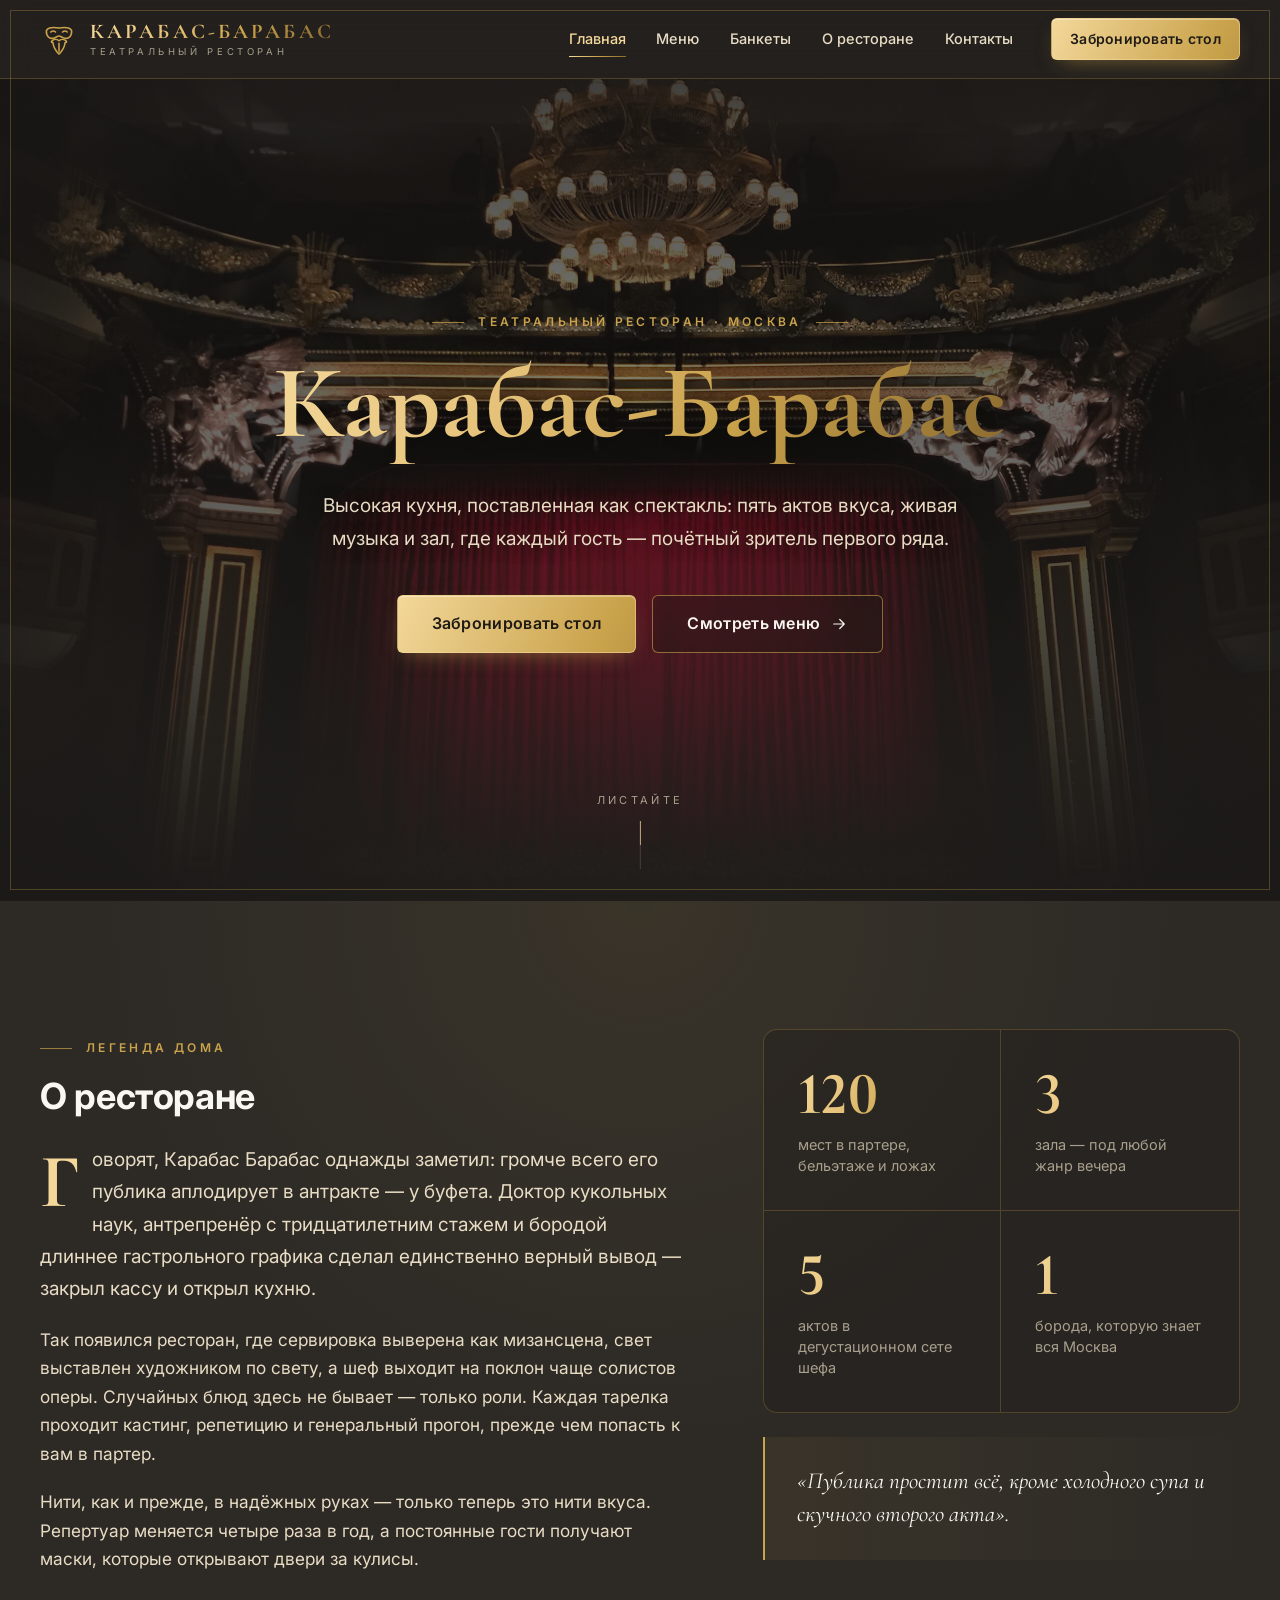
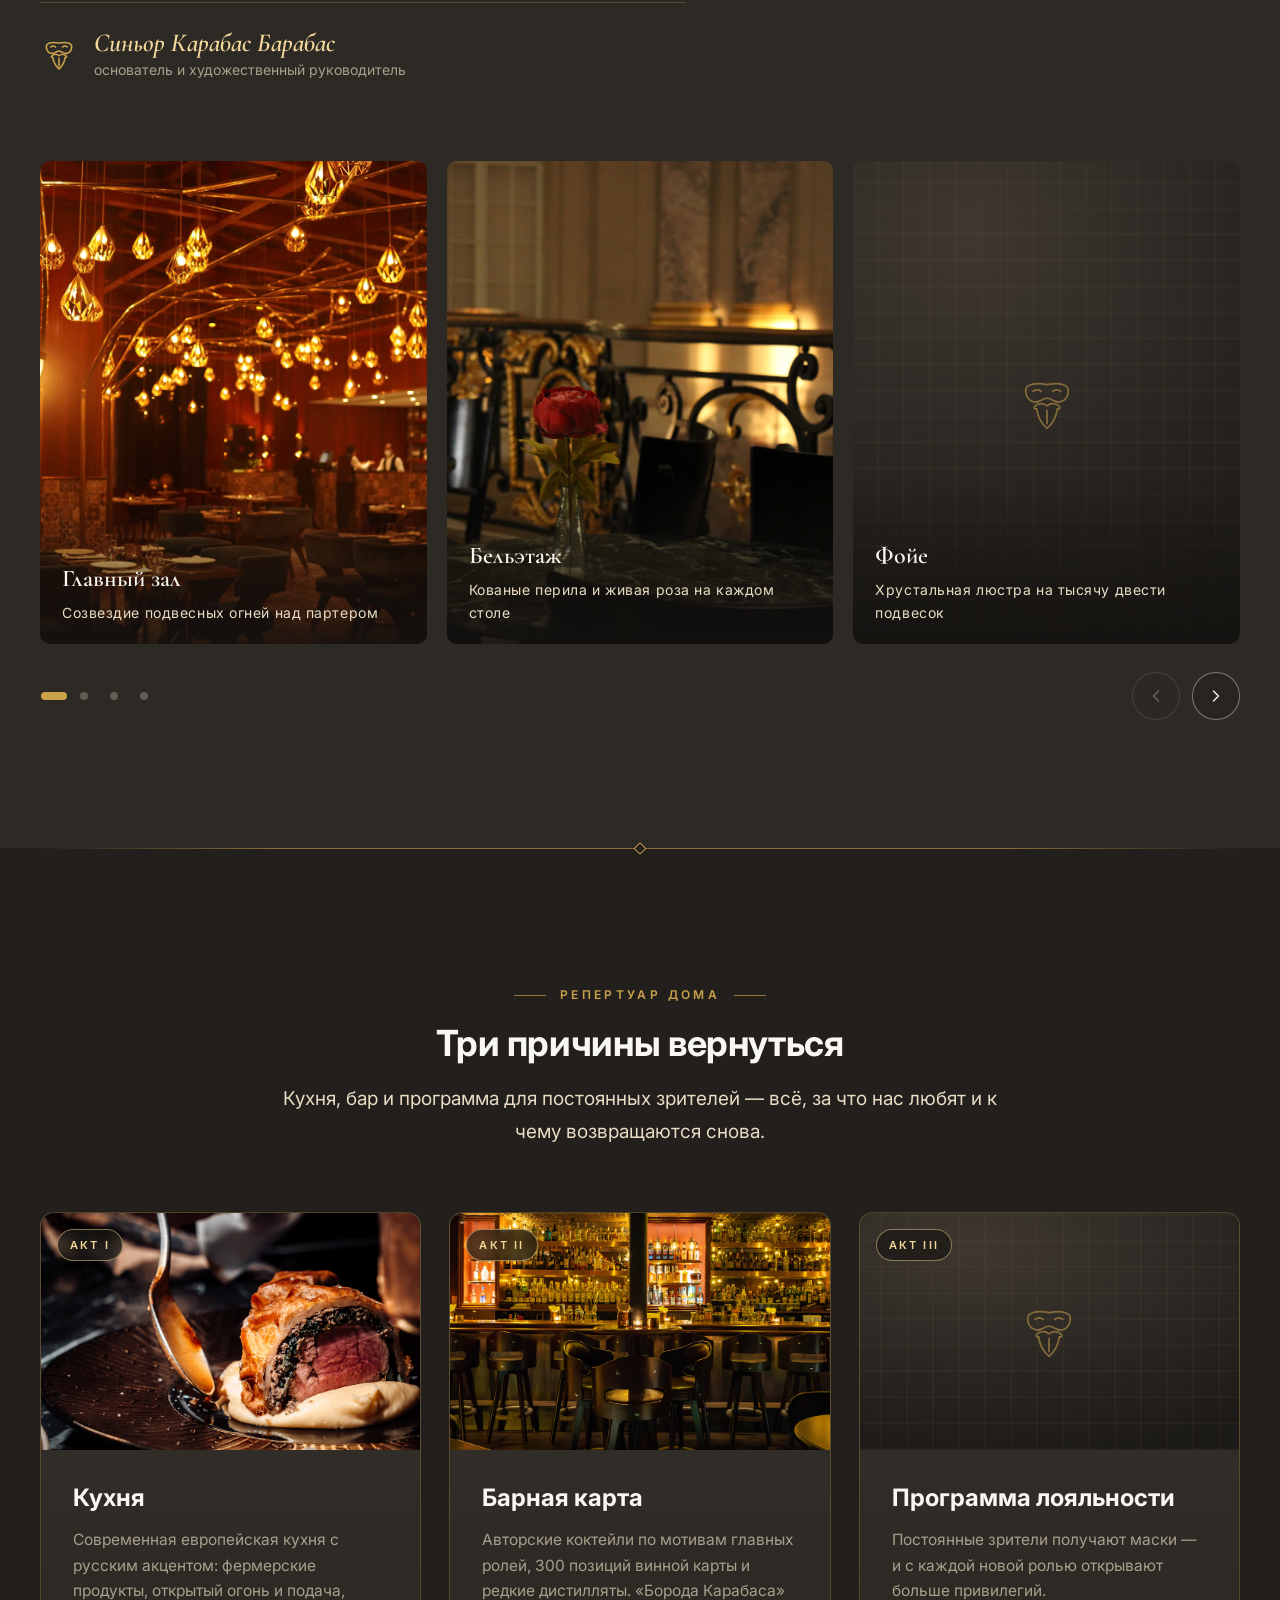
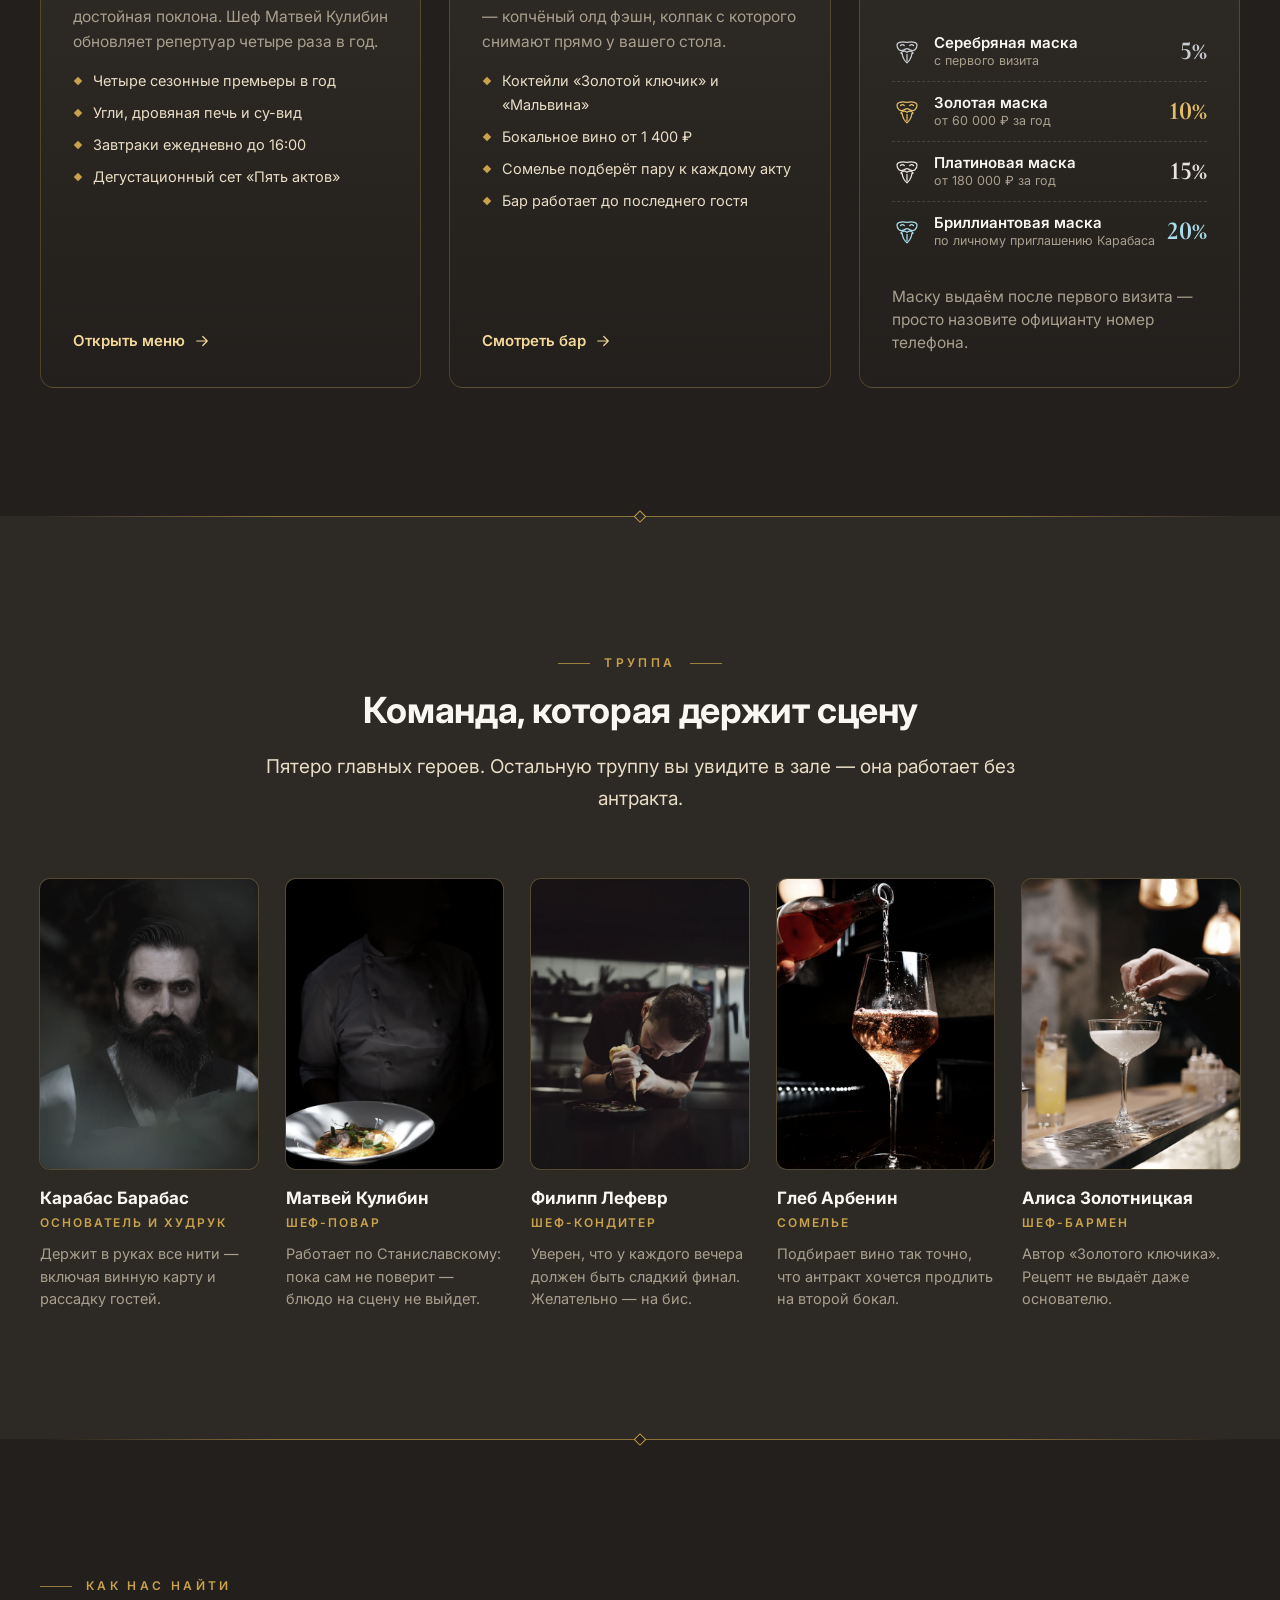
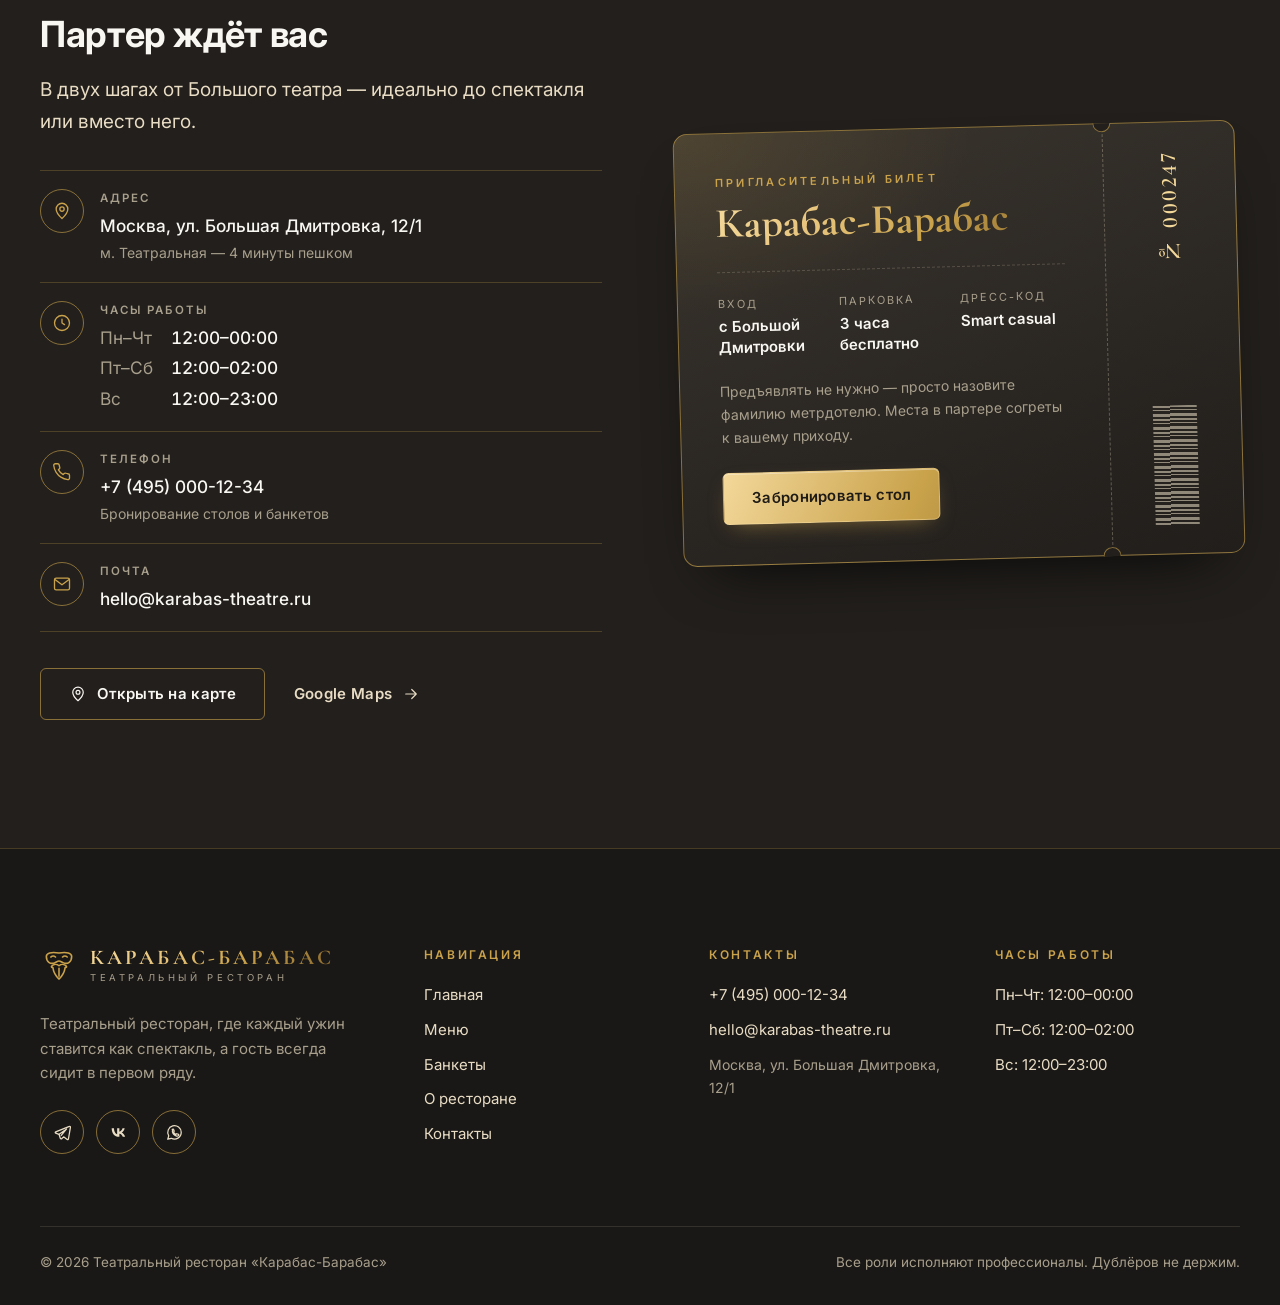
<file: index.html>
<!doctype html>
<html lang="ru">
<head>
  <meta charset="utf-8">
  <meta name="viewport" content="width=device-width, initial-scale=1, viewport-fit=cover">
  <title>Карабас-Барабас — театральный ресторан в Москве</title>
  <meta name="description" content="Театральный ресторан «Карабас-Барабас»: высокая кухня, авторский бар и банкеты в самом центре Москвы. Бронирование столов онлайн.">
  <meta name="theme-color" content="#221F1C">
  <meta property="og:type" content="website">
  <meta property="og:locale" content="ru_RU">
  <meta property="og:site_name" content="Карабас-Барабас">
  <meta property="og:title" content="Карабас-Барабас — театральный ресторан в Москве">
  <meta property="og:description" content="Театральный ресторан «Карабас-Барабас»: высокая кухня, авторский бар и банкеты в самом центре Москвы. Бронирование столов онлайн.">
  <link rel="icon" href="assets/favicon.svg" type="image/svg+xml">
  <link rel="preconnect" href="https://fonts.googleapis.com">
  <link rel="preconnect" href="https://fonts.gstatic.com" crossorigin>
  <link rel="stylesheet" href="https://fonts.googleapis.com/css2?family=Cormorant+Garamond:ital,wght@0,500;0,600;0,700;1,500;1,600&amp;family=Inter:wght@400;500;600;700&amp;display=swap">
  <link rel="preload" as="image" href="assets/img/hero-stage.webp" fetchpriority="high">
  <link rel="stylesheet" href="css/style.css">
  <script>document.documentElement.classList.add("js");</script>
</head>
<body>
<a class="skip-link" href="#main">Перейти к содержанию</a>
<svg width="0" height="0" style="position:absolute" aria-hidden="true" focusable="false">
  <symbol id="i-mask" viewBox="0 0 48 48" fill="none" stroke="currentColor" stroke-width="2" stroke-linecap="round" stroke-linejoin="round">
    <path d="M8 14.5c0-4 6-6.3 16-4.3 10-2 16 .3 16 4.3 0 6.5-5 10.3-10.3 8.1-2.5-1-3.8-2.3-5.7-2.3s-3.2 1.3-5.7 2.3C13 24.8 8 21 8 14.5Z"/>
    <path d="M13.6 15.2c1.7-1.5 4.4-1.5 6 0M28.4 15.2c1.7-1.5 4.4-1.5 6 0"/>
    <path d="M24 26.2c-2.6-2.2-6.6-2.3-9.2.3-.8.8-.3 2 .8 1.8M24 26.2c2.6-2.2 6.6-2.3 9.2.3.8.8.3 2-.8 1.8"/>
    <path d="M16.2 28.4c.9 6.3 3.8 11.2 7.8 14.6 4-3.4 6.9-8.3 7.8-14.6M24 29.5v10"/>
  </symbol>
  <symbol id="i-arrow-right" viewBox="0 0 24 24"><path d="M5 12h14M13 6l6 6-6 6"/></symbol>
  <symbol id="i-chevron-left" viewBox="0 0 24 24"><path d="M15 6l-6 6 6 6"/></symbol>
  <symbol id="i-chevron-right" viewBox="0 0 24 24"><path d="M9 6l6 6-6 6"/></symbol>
  <symbol id="i-close" viewBox="0 0 24 24"><path d="M6 6l12 12M18 6 6 18"/></symbol>
  <symbol id="i-plus" viewBox="0 0 24 24"><path d="M12 5v14M5 12h14"/></symbol>
  <symbol id="i-minus" viewBox="0 0 24 24"><path d="M5 12h14"/></symbol>
  <symbol id="i-check" viewBox="0 0 24 24"><path d="M5 12.5l4.5 4.5L19 7.5"/></symbol>
  <symbol id="i-phone" viewBox="0 0 24 24"><path d="M21 16.4v2.8a1.9 1.9 0 0 1-2.1 1.9 18.8 18.8 0 0 1-8.2-2.9 18.5 18.5 0 0 1-5.7-5.7A18.8 18.8 0 0 1 2.1 4.2 1.9 1.9 0 0 1 4 2.1h2.8a1.9 1.9 0 0 1 1.9 1.6c.1.9.3 1.7.6 2.5a1.9 1.9 0 0 1-.4 2l-1.2 1.2a15.2 15.2 0 0 0 5.7 5.7l1.2-1.2a1.9 1.9 0 0 1 2-.4c.8.3 1.6.5 2.5.6a1.9 1.9 0 0 1 1.9 1.9z"/></symbol>
  <symbol id="i-mail" viewBox="0 0 24 24"><rect x="3" y="5" width="18" height="14" rx="2"/><path d="m3.5 6.5 8.5 6.5 8.5-6.5"/></symbol>
  <symbol id="i-pin" viewBox="0 0 24 24"><path d="M12 21s-7-6.1-7-11.3a7 7 0 0 1 14 0C19 14.9 12 21 12 21z"/><circle cx="12" cy="9.7" r="2.6"/></symbol>
  <symbol id="i-clock" viewBox="0 0 24 24"><circle cx="12" cy="12" r="9"/><path d="M12 7.5V12l3 2"/></symbol>
  <symbol id="i-users" viewBox="0 0 24 24"><circle cx="9.5" cy="8" r="3.5"/><path d="M3 20v-1a4.5 4.5 0 0 1 4.5-4.5h4A4.5 4.5 0 0 1 16 19v1M16 4.6a3.5 3.5 0 0 1 0 6.8M21 20v-1a4.5 4.5 0 0 0-3-4.2"/></symbol>
  <symbol id="i-calendar" viewBox="0 0 24 24"><rect x="3.5" y="5" width="17" height="15.5" rx="2"/><path d="M3.5 10h17M8 3v4M16 3v4"/></symbol>
  <symbol id="i-download" viewBox="0 0 24 24"><path d="M12 4v11M7 10l5 5 5-5M5 20h14"/></symbol>
  <symbol id="i-info" viewBox="0 0 24 24"><circle cx="12" cy="12" r="9"/><path d="M12 11v5.5M12 7.8v.01"/></symbol>
  <symbol id="i-glass" viewBox="0 0 24 24"><path d="M7.5 3h9l-.6 6.2a3.9 3.9 0 0 1-7.8 0L7.5 3zM12 13.1V20.5M8.5 20.5h7"/></symbol>
  <symbol id="i-steak" viewBox="0 0 24 24"><path d="M7 3v7.5M4.5 3v5a2.5 2.5 0 0 0 5 0V3M7 10.5V21M17.5 21V3c-2 1.3-3.2 3.7-3.2 7v3.5h3.2"/></symbol>
  <symbol id="i-canape" viewBox="0 0 24 24"><path d="M4 16.5h16M5.5 16.5l1 3h11l1-3M8 16.5a4 4 0 0 1 8 0M12 12.5V6.5M12 6.5l3.2-2.5"/></symbol>
  <symbol id="i-cake" viewBox="0 0 24 24"><path d="M4 20.5h16M5 20.5v-7a2 2 0 0 1 2-2h10a2 2 0 0 1 2 2v7M5 15.5c1.2.9 2.5.9 3.5 0s2.3-.9 3.5 0 2.3.9 3.5 0 2.3-.9 3.5 0M12 11.5V8.2M12 3.5c.9 1 1.3 1.8 1.3 2.4a1.3 1.3 0 0 1-2.6 0c0-.6.4-1.4 1.3-2.4z"/></symbol>
  <symbol id="i-star" viewBox="0 0 24 24"><path d="M12 3.5l2.6 5.3 5.9.9-4.3 4.1 1 5.8-5.2-2.7-5.2 2.7 1-5.8-4.3-4.1 5.9-.9z"/></symbol>
  <symbol id="i-telegram" viewBox="0 0 24 24"><path d="M20.7 4.3 3.4 11.1c-.8.3-.8 1.4 0 1.7l4.2 1.5 1.7 5.2c.2.7 1.1.9 1.6.4l2.5-2.4 4.5 3.3c.6.4 1.4.1 1.6-.6L22 5.6c.2-.9-.6-1.6-1.3-1.3z"/><path d="m7.8 14.3 9.4-6.8-6.8 8.2"/></symbol>
  <symbol id="i-vk" viewBox="0 0 24 24"><path fill="currentColor" stroke="none" d="M12.8 17.5C6.9 17.5 3.5 13.4 3.4 6.6h2.9c.1 5 2.3 7.1 4 7.5V6.6h2.8v4.3c1.7-.2 3.4-2.1 4-4.3h2.7c-.5 2.6-2.4 4.6-3.8 5.4 1.4.7 3.6 2.4 4.4 5.5h-3c-.6-2-2.2-3.6-4.3-3.8v3.8h-.3z"/></symbol>
  <symbol id="i-whatsapp" viewBox="0 0 24 24"><path d="M20.5 11.8a8.5 8.5 0 0 1-12.6 7.5L3.5 20.5l1.2-4.3A8.5 8.5 0 1 1 20.5 11.8z"/><path d="M9.1 8.3c.2-.4.6-.5.9-.5h.4c.2 0 .4.1.5.4l.7 1.7c.1.2 0 .5-.1.7l-.5.6c-.1.2-.1.4 0 .6.6 1 1.4 1.8 2.4 2.4.2.1.4.1.6 0l.6-.5c.2-.2.5-.2.7-.1l1.7.7c.2.1.4.3.4.5v.4c0 .3-.2.7-.5.9-.6.4-1.4.6-2.2.4-2.6-.7-4.6-2.7-5.3-5.3-.2-.8 0-1.6.4-2.2z"/></symbol>
</svg>

<header class="site-header">
  <div class="container header__inner">
    <a class="logo" href="index.html" aria-label="Карабас-Барабас — на главную">
      <svg class="logo__mark" viewBox="0 0 48 48" aria-hidden="true" focusable="false"><use href="#i-mask"></use></svg>
      <span class="logo__text"><span class="logo__name">Карабас-Барабас</span><span class="logo__sub">театральный ресторан</span></span>
    </a>
    <nav class="nav" aria-label="Основная навигация">
        <a class="nav__link" href="index.html" aria-current="page">Главная</a>
        <a class="nav__link" href="menu.html">Меню</a>
        <a class="nav__link" href="banquets.html">Банкеты</a>
        <a class="nav__link" href="#about">О ресторане</a>
        <a class="nav__link" href="#contacts">Контакты</a>
    </nav>
    <button class="btn btn--gold btn--sm header__cta" type="button" data-modal-open="booking-modal">Забронировать стол</button>
    <button class="burger" type="button" aria-label="Открыть меню" aria-expanded="false" aria-controls="mobile-nav">
      <span class="burger__line"></span><span class="burger__line"></span><span class="burger__line"></span>
    </button>
  </div>
</header>

<div class="mobile-nav" id="mobile-nav" aria-hidden="true" inert>
  <div class="mobile-nav__backdrop" data-nav-close></div>
  <div class="mobile-nav__panel" role="dialog" aria-modal="true" aria-label="Меню сайта">
    <div class="mobile-nav__top">
      <span class="logo">
      <svg class="logo__mark" viewBox="0 0 48 48" aria-hidden="true" focusable="false"><use href="#i-mask"></use></svg>
      <span class="logo__text"><span class="logo__name">Карабас-Барабас</span><span class="logo__sub">театральный ресторан</span></span>
    </span>
      <button class="icon-btn" type="button" data-nav-close aria-label="Закрыть меню"><svg class="icon" aria-hidden="true" focusable="false"><use href="#i-close"></use></svg></button>
    </div>
    <nav aria-label="Мобильная навигация">
      <ul class="mobile-nav__list">
          <li><a class="mobile-nav__link" style="--i:0" href="index.html" aria-current="page">Главная<svg class="icon" aria-hidden="true" focusable="false"><use href="#i-arrow-right"></use></svg></a></li>
          <li><a class="mobile-nav__link" style="--i:1" href="menu.html">Меню<svg class="icon" aria-hidden="true" focusable="false"><use href="#i-arrow-right"></use></svg></a></li>
          <li><a class="mobile-nav__link" style="--i:2" href="banquets.html">Банкеты<svg class="icon" aria-hidden="true" focusable="false"><use href="#i-arrow-right"></use></svg></a></li>
          <li><a class="mobile-nav__link" style="--i:3" href="#about">О ресторане<svg class="icon" aria-hidden="true" focusable="false"><use href="#i-arrow-right"></use></svg></a></li>
          <li><a class="mobile-nav__link" style="--i:4" href="#contacts">Контакты<svg class="icon" aria-hidden="true" focusable="false"><use href="#i-arrow-right"></use></svg></a></li>
      </ul>
    </nav>
    <div class="mobile-nav__footer">
      <button class="btn btn--gold btn--block" type="button" data-modal-open="booking-modal">Забронировать стол</button>
      <a class="mobile-nav__contact" href="tel:+74950001234"><svg class="icon" aria-hidden="true" focusable="false"><use href="#i-phone"></use></svg>+7 (495) 000-12-34</a>
      <a class="mobile-nav__contact" href="https://yandex.ru/maps/?text=%D0%9C%D0%BE%D1%81%D0%BA%D0%B2%D0%B0%2C%20%D1%83%D0%BB.%20%D0%91%D0%BE%D0%BB%D1%8C%D1%88%D0%B0%D1%8F%20%D0%94%D0%BC%D0%B8%D1%82%D1%80%D0%BE%D0%B2%D0%BA%D0%B0%2C%2012/1" target="_blank" rel="noopener"><svg class="icon" aria-hidden="true" focusable="false"><use href="#i-pin"></use></svg>Большая Дмитровка, 12/1</a>
    </div>
  </div>
</div>

<main id="main">

<section class="hero" aria-labelledby="hero-title">
  <div class="hero__media media">
    <img src="assets/img/hero-stage.webp" alt="Позолоченный портал сцены с красным бархатным занавесом и хрустальной люстрой" width="2200" height="1658" fetchpriority="high" decoding="async">
  </div>
  <div class="hero__overlay" aria-hidden="true"></div>
  <div class="hero__content">
    <p class="eyebrow reveal">Театральный ресторан · Москва</p>
    <h1 class="h1 reveal" style="--i:1" id="hero-title">Карабас-Барабас</h1>
    <p class="lead hero__lead reveal" style="--i:2">Высокая кухня, поставленная как спектакль: пять актов вкуса, живая музыка и зал, где каждый гость — почётный зритель первого ряда.</p>
    <div class="hero__actions reveal" style="--i:3">
      <button class="btn btn--gold btn--lg" type="button" data-modal-open="booking-modal">Забронировать стол</button>
      <a class="btn btn--outline btn--lg" href="menu.html">Смотреть меню <svg class="icon" aria-hidden="true" focusable="false"><use href="#i-arrow-right"></use></svg></a>
    </div>
  </div>
  <a class="scroll-cue" href="#about" aria-label="Листать к разделу «О ресторане»">
    <span>Листайте</span>
    <span class="scroll-cue__line" aria-hidden="true"></span>
  </a>
</section>

<section class="section section--glow" id="about" aria-labelledby="about-title">
  <div class="container">
    <div class="about">
      <div class="about__text reveal">
        <div>
          <p class="eyebrow eyebrow--left">Легенда дома</p>
          <h2 class="h2" id="about-title">О ресторане</h2>
        </div>
        <p class="lead dropcap">Говорят, Карабас Барабас однажды заметил: громче всего его публика аплодирует в антракте — у буфета. Доктор кукольных наук, антрепренёр с тридцатилетним стажем и бородой длиннее гастрольного графика сделал единственно верный вывод — закрыл кассу и открыл кухню.</p>
        <p>Так появился ресторан, где сервировка выверена как мизансцена, свет выставлен художником по свету, а шеф выходит на поклон чаще солистов оперы. Случайных блюд здесь не бывает — только роли. Каждая тарелка проходит кастинг, репетицию и генеральный прогон, прежде чем попасть к вам в партер.</p>
        <p>Нити, как и прежде, в надёжных руках — только теперь это нити вкуса. Репертуар меняется четыре раза в год, а постоянные гости получают маски, которые открывают двери за кулисы.</p>
        <div class="about__sign">
          <svg class="logo__mark" viewBox="0 0 48 48" aria-hidden="true" focusable="false"><use href="#i-mask"></use></svg>
          <div>
            <p class="about__sign-name">Синьор Карабас Барабас</p>
            <p class="about__sign-role">основатель и художественный руководитель</p>
          </div>
        </div>
      </div>
      <div class="about__aside">
        <dl class="stats reveal" style="--i:1">
          <div class="stat"><dt class="stat__label">мест в партере, бельэтаже и ложах</dt><dd class="stat__value">120</dd></div>
          <div class="stat"><dt class="stat__label">зала — под любой жанр вечера</dt><dd class="stat__value">3</dd></div>
          <div class="stat"><dt class="stat__label">актов в дегустационном сете шефа</dt><dd class="stat__value">5</dd></div>
          <div class="stat"><dt class="stat__label">борода, которую знает вся Москва</dt><dd class="stat__value">1</dd></div>
        </dl>
        <blockquote class="quote-card reveal" style="--i:2">
          «Публика простит всё, кроме холодного супа и скучного второго акта».
        </blockquote>
      </div>
    </div>

    <div class="carousel reveal" data-carousel>
      <div class="carousel__track" tabindex="0" role="region" aria-roledescription="карусель" aria-label="Интерьеры ресторана. Листайте стрелками">
        <figure class="carousel__slide" role="group" aria-roledescription="слайд" aria-label="1 из 6: Главный зал">
          <div class="media"><img src="assets/img/interior/grand-hall.webp" alt="Главный зал — созвездие подвесных огней над партером" width="900" height="1125" loading="lazy" decoding="async"></div>
          <figcaption class="carousel__caption"><strong>Главный зал</strong>Созвездие подвесных огней над партером</figcaption>
        </figure>
        <figure class="carousel__slide" role="group" aria-roledescription="слайд" aria-label="2 из 6: Бельэтаж">
          <div class="media"><img src="assets/img/interior/loge.webp" alt="Бельэтаж — кованые перила и живая роза на каждом столе" width="900" height="1125" loading="lazy" decoding="async"></div>
          <figcaption class="carousel__caption"><strong>Бельэтаж</strong>Кованые перила и живая роза на каждом столе</figcaption>
        </figure>
        <figure class="carousel__slide" role="group" aria-roledescription="слайд" aria-label="3 из 6: Фойе">
          <div class="media"><img src="assets/img/interior/chandelier.webp" alt="Фойе — хрустальная люстра на тысячу двести подвесок" width="900" height="1125" loading="lazy" decoding="async"></div>
          <figcaption class="carousel__caption"><strong>Фойе</strong>Хрустальная люстра на тысячу двести подвесок</figcaption>
        </figure>
        <figure class="carousel__slide" role="group" aria-roledescription="слайд" aria-label="4 из 6: VIP-ложа">
          <div class="media"><img src="assets/img/interior/velvet-booths.webp" alt="VIP-ложа — бархатные диваны и приватный свет" width="900" height="1125" loading="lazy" decoding="async"></div>
          <figcaption class="carousel__caption"><strong>VIP-ложа</strong>Бархатные диваны и приватный свет</figcaption>
        </figure>
        <figure class="carousel__slide" role="group" aria-roledescription="слайд" aria-label="5 из 6: Банкетная сцена">
          <div class="media"><img src="assets/img/interior/candle-table.webp" alt="Банкетная сцена — сервировка для вечеров при свечах" width="900" height="1125" loading="lazy" decoding="async"></div>
          <figcaption class="carousel__caption"><strong>Банкетная сцена</strong>Сервировка для вечеров при свечах</figcaption>
        </figure>
        <figure class="carousel__slide" role="group" aria-roledescription="слайд" aria-label="6 из 6: Вечерний зал">
          <div class="media"><img src="assets/img/interior/evening-hall.webp" alt="Вечерний зал — тёплые бра и тишина после третьего звонка" width="900" height="1125" loading="lazy" decoding="async"></div>
          <figcaption class="carousel__caption"><strong>Вечерний зал</strong>Тёплые бра и тишина после третьего звонка</figcaption>
        </figure>
      </div>
      <div class="carousel__nav">
        <div class="dots" aria-label="Выбор фото"></div>
        <div class="carousel__arrows">
          <button class="icon-btn" type="button" data-carousel-prev aria-label="Предыдущее фото"><svg class="icon" aria-hidden="true" focusable="false"><use href="#i-chevron-left"></use></svg></button>
          <button class="icon-btn" type="button" data-carousel-next aria-label="Следующее фото"><svg class="icon" aria-hidden="true" focusable="false"><use href="#i-chevron-right"></use></svg></button>
        </div>
      </div>
    </div>
  </div>
</section>

<section class="section section--darker section--divided" id="experience" aria-labelledby="experience-title">
  <div class="container">
    <div class="section-head reveal">
      <p class="eyebrow">Репертуар дома</p>
      <h2 class="h2" id="experience-title">Три причины вернуться</h2>
      <p class="lead">Кухня, бар и программа для постоянных зрителей — всё, за что нас любят и к чему возвращаются снова.</p>
    </div>
    <div class="cards-3">
      <article class="feature-card reveal" style="--i:0">
        <div class="media feature-card__media">
          <img src="assets/img/cards/kitchen.webp" alt="Шеф поливает соусом говядину Веллингтон" width="1000" height="625" loading="lazy" decoding="async">
          <span class="feature-card__tag">Акт I</span>
        </div>
        <div class="feature-card__body">
          <h3 class="h3">Кухня</h3>
          <p>Современная европейская кухня с русским акцентом: фермерские продукты, открытый огонь и подача, достойная поклона. Шеф Матвей Кулибин обновляет репертуар четыре раза в год.</p>
          <ul class="feature-list">
            <li>Четыре сезонные премьеры в год</li>
            <li>Угли, дровяная печь и су-вид</li>
            <li>Завтраки ежедневно до 16:00</li>
            <li>Дегустационный сет «Пять актов»</li>
          </ul>
          <div class="feature-card__footer"><a class="link-arrow" href="menu.html">Открыть меню <svg class="icon" aria-hidden="true" focusable="false"><use href="#i-arrow-right"></use></svg></a></div>
        </div>
      </article>
      <article class="feature-card reveal" style="--i:1">
        <div class="media feature-card__media">
          <img src="assets/img/cards/bar.webp" alt="Барная стойка с подсвеченными полками бутылок" width="1000" height="625" loading="lazy" decoding="async">
          <span class="feature-card__tag">Акт II</span>
        </div>
        <div class="feature-card__body">
          <h3 class="h3">Барная карта</h3>
          <p>Авторские коктейли по мотивам главных ролей, 300 позиций винной карты и редкие дистилляты. «Борода Карабаса» — копчёный олд фэшн, колпак с которого снимают прямо у вашего стола.</p>
          <ul class="feature-list">
            <li>Коктейли «Золотой ключик» и «Мальвина»</li>
            <li>Бокальное вино от 1 400 ₽</li>
            <li>Сомелье подберёт пару к каждому акту</li>
            <li>Бар работает до последнего гостя</li>
          </ul>
          <div class="feature-card__footer"><a class="link-arrow" href="menu.html#bar">Смотреть бар <svg class="icon" aria-hidden="true" focusable="false"><use href="#i-arrow-right"></use></svg></a></div>
        </div>
      </article>
      <article class="feature-card reveal" style="--i:2">
        <div class="media feature-card__media">
          <img src="assets/img/cards/loyalty.webp" alt="Золотая венецианская маска на чёрном фоне" width="1000" height="625" loading="lazy" decoding="async">
          <span class="feature-card__tag">Акт III</span>
        </div>
        <div class="feature-card__body">
          <h3 class="h3">Программа лояльности</h3>
          <p>Постоянные зрители получают маски — и с каждой новой ролью открывают больше привилегий.</p>
          <ul class="loyalty-list" aria-label="Уровни программы">
              <li class="loyalty-item" style="--mask-color:#C9CED4">
                <svg class="loyalty-item__mask" viewBox="0 0 48 48" aria-hidden="true" focusable="false"><use href="#i-mask"></use></svg>
                <span><span class="loyalty-item__name">Серебряная маска</span><span class="loyalty-item__cond">с первого визита</span></span>
                <span class="loyalty-item__pct">5%</span>
              </li>
              <li class="loyalty-item" style="--mask-color:#E2BC67">
                <svg class="loyalty-item__mask" viewBox="0 0 48 48" aria-hidden="true" focusable="false"><use href="#i-mask"></use></svg>
                <span><span class="loyalty-item__name">Золотая маска</span><span class="loyalty-item__cond">от 60 000 ₽ за год</span></span>
                <span class="loyalty-item__pct">10%</span>
              </li>
              <li class="loyalty-item" style="--mask-color:#E8E4DA">
                <svg class="loyalty-item__mask" viewBox="0 0 48 48" aria-hidden="true" focusable="false"><use href="#i-mask"></use></svg>
                <span><span class="loyalty-item__name">Платиновая маска</span><span class="loyalty-item__cond">от 180 000 ₽ за год</span></span>
                <span class="loyalty-item__pct">15%</span>
              </li>
              <li class="loyalty-item" style="--mask-color:#A9DCEB">
                <svg class="loyalty-item__mask" viewBox="0 0 48 48" aria-hidden="true" focusable="false"><use href="#i-mask"></use></svg>
                <span><span class="loyalty-item__name">Бриллиантовая маска</span><span class="loyalty-item__cond">по личному приглашению Карабаса</span></span>
                <span class="loyalty-item__pct">20%</span>
              </li>
          </ul>
          <div class="feature-card__footer"><p class="feature-card__note">Маску выдаём после первого визита — просто назовите официанту номер телефона.</p></div>
        </div>
      </article>
    </div>
  </div>
</section>

<section class="section section--divided" id="team" aria-labelledby="team-title">
  <div class="container">
    <div class="section-head reveal">
      <p class="eyebrow">Труппа</p>
      <h2 class="h2" id="team-title">Команда, которая держит сцену</h2>
      <p class="lead">Пятеро главных героев. Остальную труппу вы увидите в зале — она работает без антракта.</p>
    </div>
    <div class="team-grid">
        <article class="team-card reveal" style="--i:0">
          <div class="media team-card__media"><img src="assets/img/team/karabas.webp" alt="Карабас Барабас, основатель и худрук" width="600" height="800" loading="lazy" decoding="async"></div>
          <h3 class="team-card__name">Карабас Барабас</h3>
          <p class="team-card__role">Основатель и худрук</p>
          <p class="team-card__quote">Держит в руках все нити — включая винную карту и рассадку гостей.</p>
        </article>
        <article class="team-card reveal" style="--i:1">
          <div class="media team-card__media"><img src="assets/img/team/chef.webp" alt="Матвей Кулибин, шеф-повар" width="600" height="800" loading="lazy" decoding="async"></div>
          <h3 class="team-card__name">Матвей Кулибин</h3>
          <p class="team-card__role">Шеф-повар</p>
          <p class="team-card__quote">Работает по Станиславскому: пока сам не поверит — блюдо на сцену не выйдет.</p>
        </article>
        <article class="team-card reveal" style="--i:2">
          <div class="media team-card__media"><img src="assets/img/team/pastry-chef.webp" alt="Филипп Лефевр, шеф-кондитер" width="600" height="800" loading="lazy" decoding="async"></div>
          <h3 class="team-card__name">Филипп Лефевр</h3>
          <p class="team-card__role">Шеф-кондитер</p>
          <p class="team-card__quote">Уверен, что у каждого вечера должен быть сладкий финал. Желательно — на бис.</p>
        </article>
        <article class="team-card reveal" style="--i:3">
          <div class="media team-card__media"><img src="assets/img/team/sommelier.webp" alt="Глеб Арбенин, сомелье" width="600" height="800" loading="lazy" decoding="async"></div>
          <h3 class="team-card__name">Глеб Арбенин</h3>
          <p class="team-card__role">Сомелье</p>
          <p class="team-card__quote">Подбирает вино так точно, что антракт хочется продлить на второй бокал.</p>
        </article>
        <article class="team-card reveal" style="--i:4">
          <div class="media team-card__media"><img src="assets/img/team/bartender.webp" alt="Алиса Золотницкая, шеф-бармен" width="600" height="800" loading="lazy" decoding="async"></div>
          <h3 class="team-card__name">Алиса Золотницкая</h3>
          <p class="team-card__role">Шеф-бармен</p>
          <p class="team-card__quote">Автор «Золотого ключика». Рецепт не выдаёт даже основателю.</p>
        </article>
    </div>
  </div>
</section>

<section class="section section--darker section--divided" id="contacts" aria-labelledby="contacts-title">
  <div class="container location">
    <div class="reveal">
      <p class="eyebrow eyebrow--left">Как нас найти</p>
      <h2 class="h2" id="contacts-title">Партер ждёт вас</h2>
      <p class="lead" style="margin-top:18px">В двух шагах от Большого театра — идеально до спектакля или вместо него.</p>
      <ul class="info-list">
        <li class="info-item">
          <span class="info-item__icon"><svg class="icon" aria-hidden="true" focusable="false"><use href="#i-pin"></use></svg></span>
          <span><span class="info-item__label">Адрес</span><span class="info-item__value">Москва, ул. Большая Дмитровка, 12/1</span><span class="info-item__hint">м. Театральная — 4 минуты пешком</span></span>
        </li>
        <li class="info-item">
          <span class="info-item__icon"><svg class="icon" aria-hidden="true" focusable="false"><use href="#i-clock"></use></svg></span>
          <span><span class="info-item__label">Часы работы</span>
            <dl class="hours"><dt>Пн–Чт</dt><dd>12:00–00:00</dd><dt>Пт–Сб</dt><dd>12:00–02:00</dd><dt>Вс</dt><dd>12:00–23:00</dd></dl>
          </span>
        </li>
        <li class="info-item">
          <span class="info-item__icon"><svg class="icon" aria-hidden="true" focusable="false"><use href="#i-phone"></use></svg></span>
          <span><span class="info-item__label">Телефон</span><span class="info-item__value"><a href="tel:+74950001234">+7 (495) 000-12-34</a></span><span class="info-item__hint">Бронирование столов и банкетов</span></span>
        </li>
        <li class="info-item">
          <span class="info-item__icon"><svg class="icon" aria-hidden="true" focusable="false"><use href="#i-mail"></use></svg></span>
          <span><span class="info-item__label">Почта</span><span class="info-item__value"><a href="mailto:hello@karabas-theatre.ru">hello@karabas-theatre.ru</a></span></span>
        </li>
      </ul>
      <div class="location__actions">
        <a class="btn btn--outline" href="https://yandex.ru/maps/?text=%D0%9C%D0%BE%D1%81%D0%BA%D0%B2%D0%B0%2C%20%D1%83%D0%BB.%20%D0%91%D0%BE%D0%BB%D1%8C%D1%88%D0%B0%D1%8F%20%D0%94%D0%BC%D0%B8%D1%82%D1%80%D0%BE%D0%B2%D0%BA%D0%B0%2C%2012/1" target="_blank" rel="noopener"><svg class="icon" aria-hidden="true" focusable="false"><use href="#i-pin"></use></svg>Открыть на карте</a>
        <a class="btn btn--ghost" href="https://www.google.com/maps/search/?api=1&query=%D0%9C%D0%BE%D1%81%D0%BA%D0%B2%D0%B0%2C%20%D1%83%D0%BB.%20%D0%91%D0%BE%D0%BB%D1%8C%D1%88%D0%B0%D1%8F%20%D0%94%D0%BC%D0%B8%D1%82%D1%80%D0%BE%D0%B2%D0%BA%D0%B0%2C%2012/1" target="_blank" rel="noopener">Google Maps <svg class="icon" aria-hidden="true" focusable="false"><use href="#i-arrow-right"></use></svg></a>
      </div>
    </div>
    <div class="reveal" style="--i:1">
      <div class="ticket">
        <div class="ticket__main">
          <p class="ticket__eyebrow">Пригласительный билет</p>
          <p class="ticket__title">Карабас-Барабас</p>
          <dl class="ticket__grid">
            <div><dt>Вход</dt><dd>с Большой Дмитровки</dd></div>
            <div><dt>Парковка</dt><dd>3 часа бесплатно</dd></div>
            <div><dt>Дресс-код</dt><dd>Smart casual</dd></div>
          </dl>
          <p class="ticket__note">Предъявлять не нужно — просто назовите фамилию метрдотелю. Места в партере согреты к вашему приходу.</p>
          <button class="btn btn--gold" type="button" data-modal-open="booking-modal" style="margin-top:24px">Забронировать стол</button>
        </div>
        <div class="ticket__stub" aria-hidden="true">
          <span class="ticket__no">№ 000247</span>
          <span class="ticket__barcode"></span>
        </div>
      </div>
    </div>
  </div>
</section>

</main>

<footer class="site-footer">
  <div class="container">
    <div class="footer__grid">
      <div class="footer__brand">
        <a class="logo" href="index.html" aria-label="Карабас-Барабас — на главную">
      <svg class="logo__mark" viewBox="0 0 48 48" aria-hidden="true" focusable="false"><use href="#i-mask"></use></svg>
      <span class="logo__text"><span class="logo__name">Карабас-Барабас</span><span class="logo__sub">театральный ресторан</span></span>
    </a>
        <p class="footer__about">Театральный ресторан, где каждый ужин ставится как спектакль, а гость всегда сидит в первом ряду.</p>
        <div class="socials">
          <a class="social" href="https://t.me/" target="_blank" rel="noopener" aria-label="Telegram"><svg class="icon" aria-hidden="true" focusable="false"><use href="#i-telegram"></use></svg></a>
          <a class="social" href="https://vk.com/" target="_blank" rel="noopener" aria-label="ВКонтакте"><svg class="icon" aria-hidden="true" focusable="false"><use href="#i-vk"></use></svg></a>
          <a class="social" href="https://wa.me/74950001234" target="_blank" rel="noopener" aria-label="WhatsApp"><svg class="icon" aria-hidden="true" focusable="false"><use href="#i-whatsapp"></use></svg></a>
        </div>
      </div>
      <nav aria-label="Навигация в подвале">
        <p class="footer__title">Навигация</p>
        <ul class="footer__list">
            <li><a href="index.html">Главная</a></li>
            <li><a href="menu.html">Меню</a></li>
            <li><a href="banquets.html">Банкеты</a></li>
            <li><a href="#about">О ресторане</a></li>
            <li><a href="#contacts">Контакты</a></li>
        </ul>
      </nav>
      <div class="footer__contacts">
        <p class="footer__title">Контакты</p>
        <ul class="footer__list">
          <li><a href="tel:+74950001234">+7 (495) 000-12-34</a></li>
          <li><a href="mailto:hello@karabas-theatre.ru">hello@karabas-theatre.ru</a></li>
          <li class="muted">Москва, ул. Большая Дмитровка, 12/1</li>
        </ul>
      </div>
      <div>
        <p class="footer__title">Часы работы</p>
        <ul class="footer__list">
          <li>Пн–Чт: 12:00–00:00</li>
          <li>Пт–Сб: 12:00–02:00</li>
          <li>Вс: 12:00–23:00</li>
        </ul>
      </div>
    </div>
    <div class="footer__bottom">
      <p>© <span data-year>2026</span> Театральный ресторан «Карабас-Барабас»</p>
      <p>Все роли исполняют профессионалы. Дублёров не держим.</p>
    </div>
  </div>
</footer>

<div class="modal" id="booking-modal" aria-hidden="true" inert>
  <div class="modal__overlay" data-modal-close></div>
  <div class="modal__dialog" role="dialog" aria-modal="true" aria-labelledby="booking-title">
    <button class="icon-btn modal__close" type="button" data-modal-close aria-label="Закрыть окно бронирования"><svg class="icon" aria-hidden="true" focusable="false"><use href="#i-close"></use></svg></button>
    <div class="modal__body form-shell" id="booking-shell">
      <form class="booking-form" id="booking-form" novalidate>
        <div class="modal__head">
          <p class="eyebrow eyebrow--left">Бронирование</p>
          <h2 class="h2" id="booking-title">Забронировать стол</h2>
          <p>Лучшие места в партере разбирают к вечеру пятницы — оставьте заявку заранее.</p>
        </div>
        <div class="form-grid">
          <div class="field">
            <label class="field__label" for="bk-table">Стол <span class="req" aria-hidden="true">*</span></label>
            <select class="field__control" id="bk-table" name="table" aria-describedby="bk-table-error" required>
              <option value="" selected disabled>Выберите место</option>
              <option value="window">У окна</option>
              <option value="bar">У бара</option>
              <option value="hall">В зале</option>
              <option value="vip">VIP-ложа</option>
            </select>
            
            <p class="field__error" id="bk-table-error" aria-live="polite"></p>
          </div>
          <div class="field">
            <label class="field__label" for="bk-guests">Гостей <span class="req" aria-hidden="true">*</span></label>
            <input class="field__control" type="number" inputmode="numeric" min="1" max="12" step="1" value="2" id="bk-guests" name="guests" aria-describedby="bk-guests-error" required>
            
            <p class="field__error" id="bk-guests-error" aria-live="polite"></p>
          </div>
          <div class="field">
            <label class="field__label" for="bk-date">Дата <span class="req" aria-hidden="true">*</span></label>
            <input class="field__control" type="date" id="bk-date" name="date" aria-describedby="bk-date-error" required>
            
            <p class="field__error" id="bk-date-error" aria-live="polite"></p>
          </div>
          <div class="field">
            <label class="field__label" for="bk-time">Время <span class="req" aria-hidden="true">*</span></label>
            <select class="field__control" id="bk-time" name="time" aria-describedby="bk-time-error" required>
              <option value="" selected disabled>Выберите время</option>
              <option value="12:00">12:00</option><option value="12:30">12:30</option><option value="13:00">13:00</option><option value="13:30">13:30</option><option value="14:00">14:00</option><option value="14:30">14:30</option><option value="15:00">15:00</option><option value="15:30">15:30</option><option value="16:00">16:00</option><option value="16:30">16:30</option><option value="17:00">17:00</option><option value="17:30">17:30</option><option value="18:00">18:00</option><option value="18:30">18:30</option><option value="19:00">19:00</option><option value="19:30">19:30</option><option value="20:00">20:00</option><option value="20:30">20:30</option><option value="21:00">21:00</option><option value="21:30">21:30</option><option value="22:00">22:00</option><option value="22:30">22:30</option>
            </select>
            
            <p class="field__error" id="bk-time-error" aria-live="polite"></p>
          </div>
          <div class="field">
            <label class="field__label" for="bk-name">Имя <span class="req" aria-hidden="true">*</span></label>
            <input class="field__control" type="text" autocomplete="name" placeholder="Анна" id="bk-name" name="name" aria-describedby="bk-name-error" required>
            
            <p class="field__error" id="bk-name-error" aria-live="polite"></p>
          </div>
          <div class="field">
            <label class="field__label" for="bk-phone">Телефон <span class="req" aria-hidden="true">*</span></label>
            <input class="field__control" type="tel" inputmode="tel" autocomplete="tel" placeholder="+7 (999) 123-45-67" id="bk-phone" name="phone" aria-describedby="bk-phone-error" required>
            
            <p class="field__error" id="bk-phone-error" aria-live="polite"></p>
          </div>
          <div class="field field--full">
            <label class="field__label" for="bk-comment">Комментарий</label>
            <textarea class="field__control" rows="3" maxlength="500" placeholder="Повод, пожелания по меню или рассадке" id="bk-comment" name="comment" aria-describedby="bk-comment-error"></textarea>
            
            <p class="field__error" id="bk-comment-error" aria-live="polite"></p>
          </div>
        </div>
        <div class="form-actions">
          <button class="btn btn--gold btn--lg btn--block" type="submit">Подтвердить бронь</button>
          <p class="form-note">Нажимая кнопку, вы соглашаетесь на обработку персональных данных. Администратор перезвонит для подтверждения.</p>
        </div>
      </form>
      <div class="form-success" id="booking-success" tabindex="-1" role="status">
        <svg class="success-check" viewBox="0 0 100 100" fill="none" aria-hidden="true">
          <circle class="success-check__glow" cx="50" cy="50" r="40" fill="currentColor"/>
          <circle class="success-check__circle" cx="50" cy="50" r="44" stroke="currentColor" stroke-width="3" transform="rotate(-90 50 50)"/>
          <path class="success-check__mark" d="M31 51.5l12.5 12.5L70 37.5" stroke="currentColor" stroke-width="4" stroke-linecap="round" stroke-linejoin="round"/>
        </svg>
        <p class="form-success__title">Спасибо, <span data-success="name"></span>!</p>
        <p class="form-success__text">Стол забронирован — администратор позвонит по номеру <span data-success="phone"></span>, чтобы подтвердить визит.</p>
        <dl class="form-success__details">
          <dt>Когда</dt><dd><span data-success="date"></span>, <span data-success="time"></span></dd>
          <dt>Где</dt><dd data-success="table"></dd>
          <dt>Гостей</dt><dd data-success="guests"></dd>
        </dl>
        <button class="btn btn--gold" type="button" data-modal-close>Отлично, до встречи</button>
      </div>
    </div>
  </div>
</div>

<script src="js/main.js" defer></script>
</body>
</html>
</file>
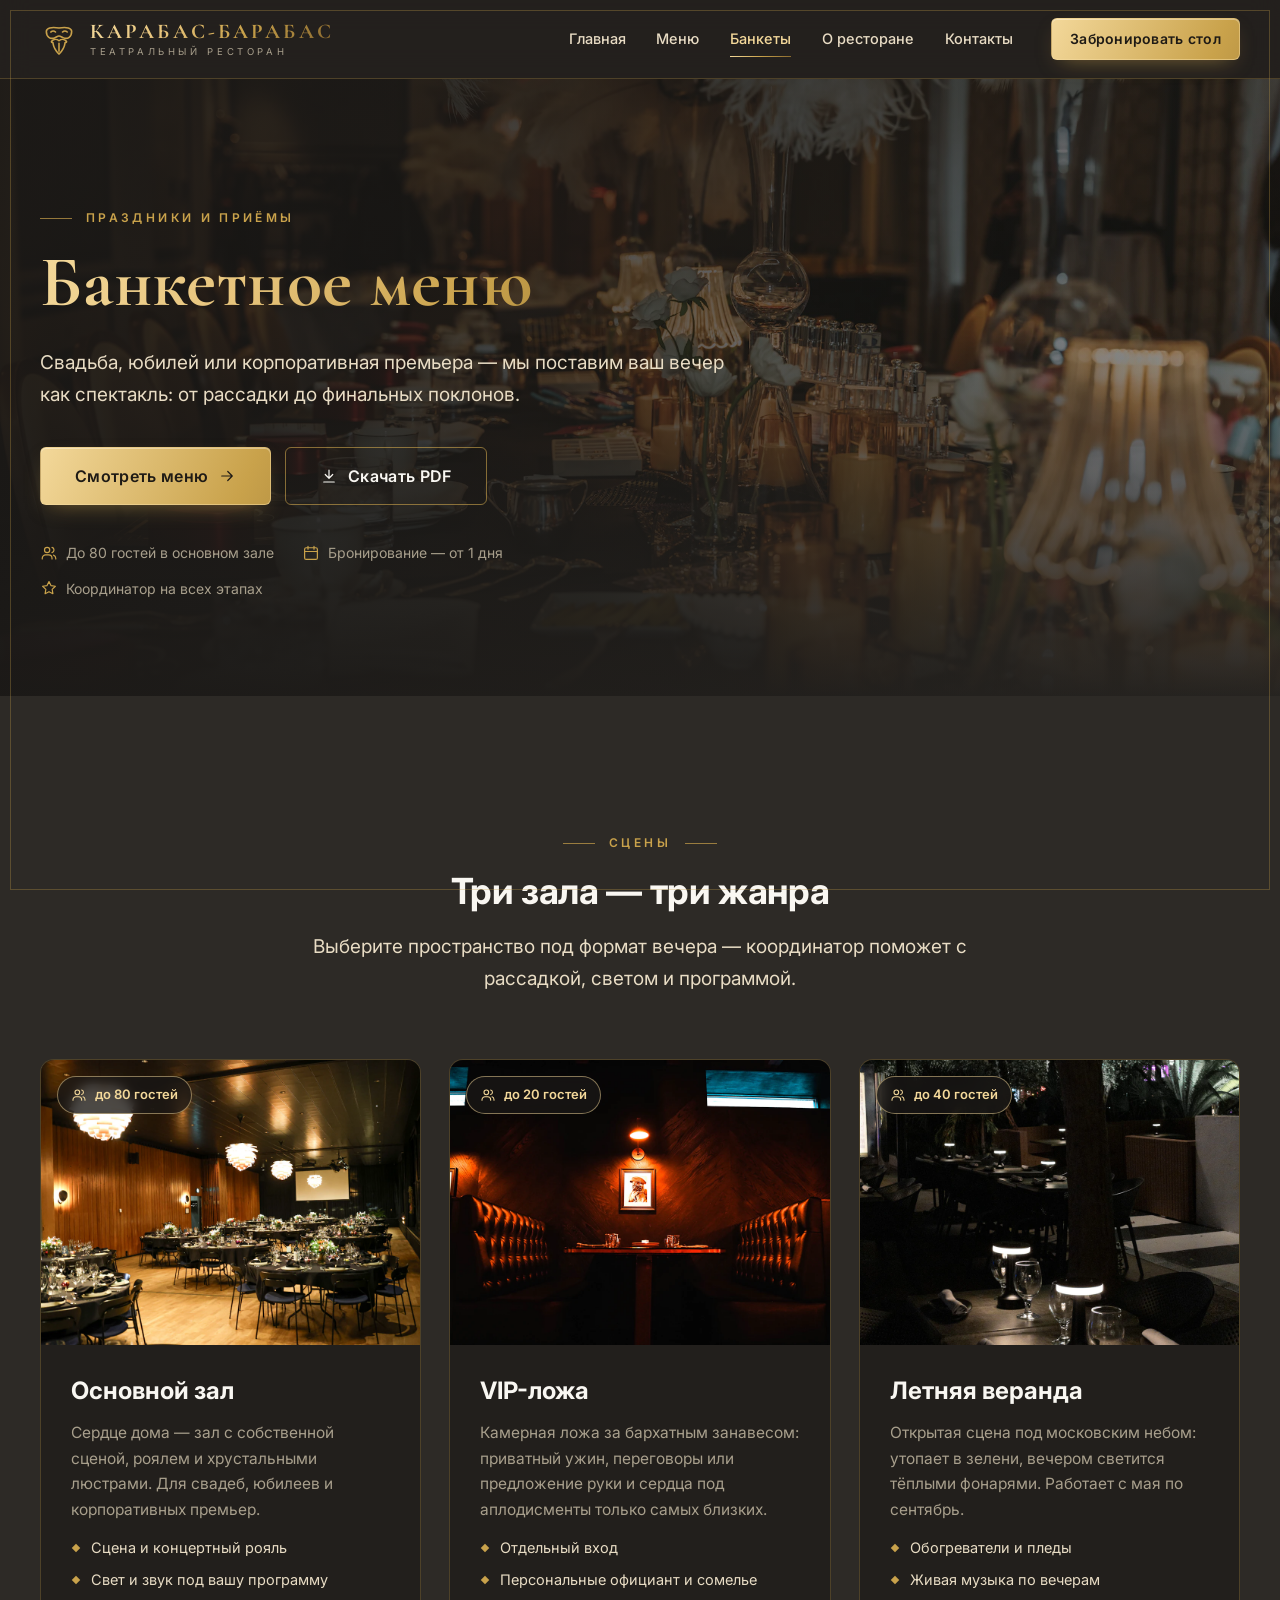
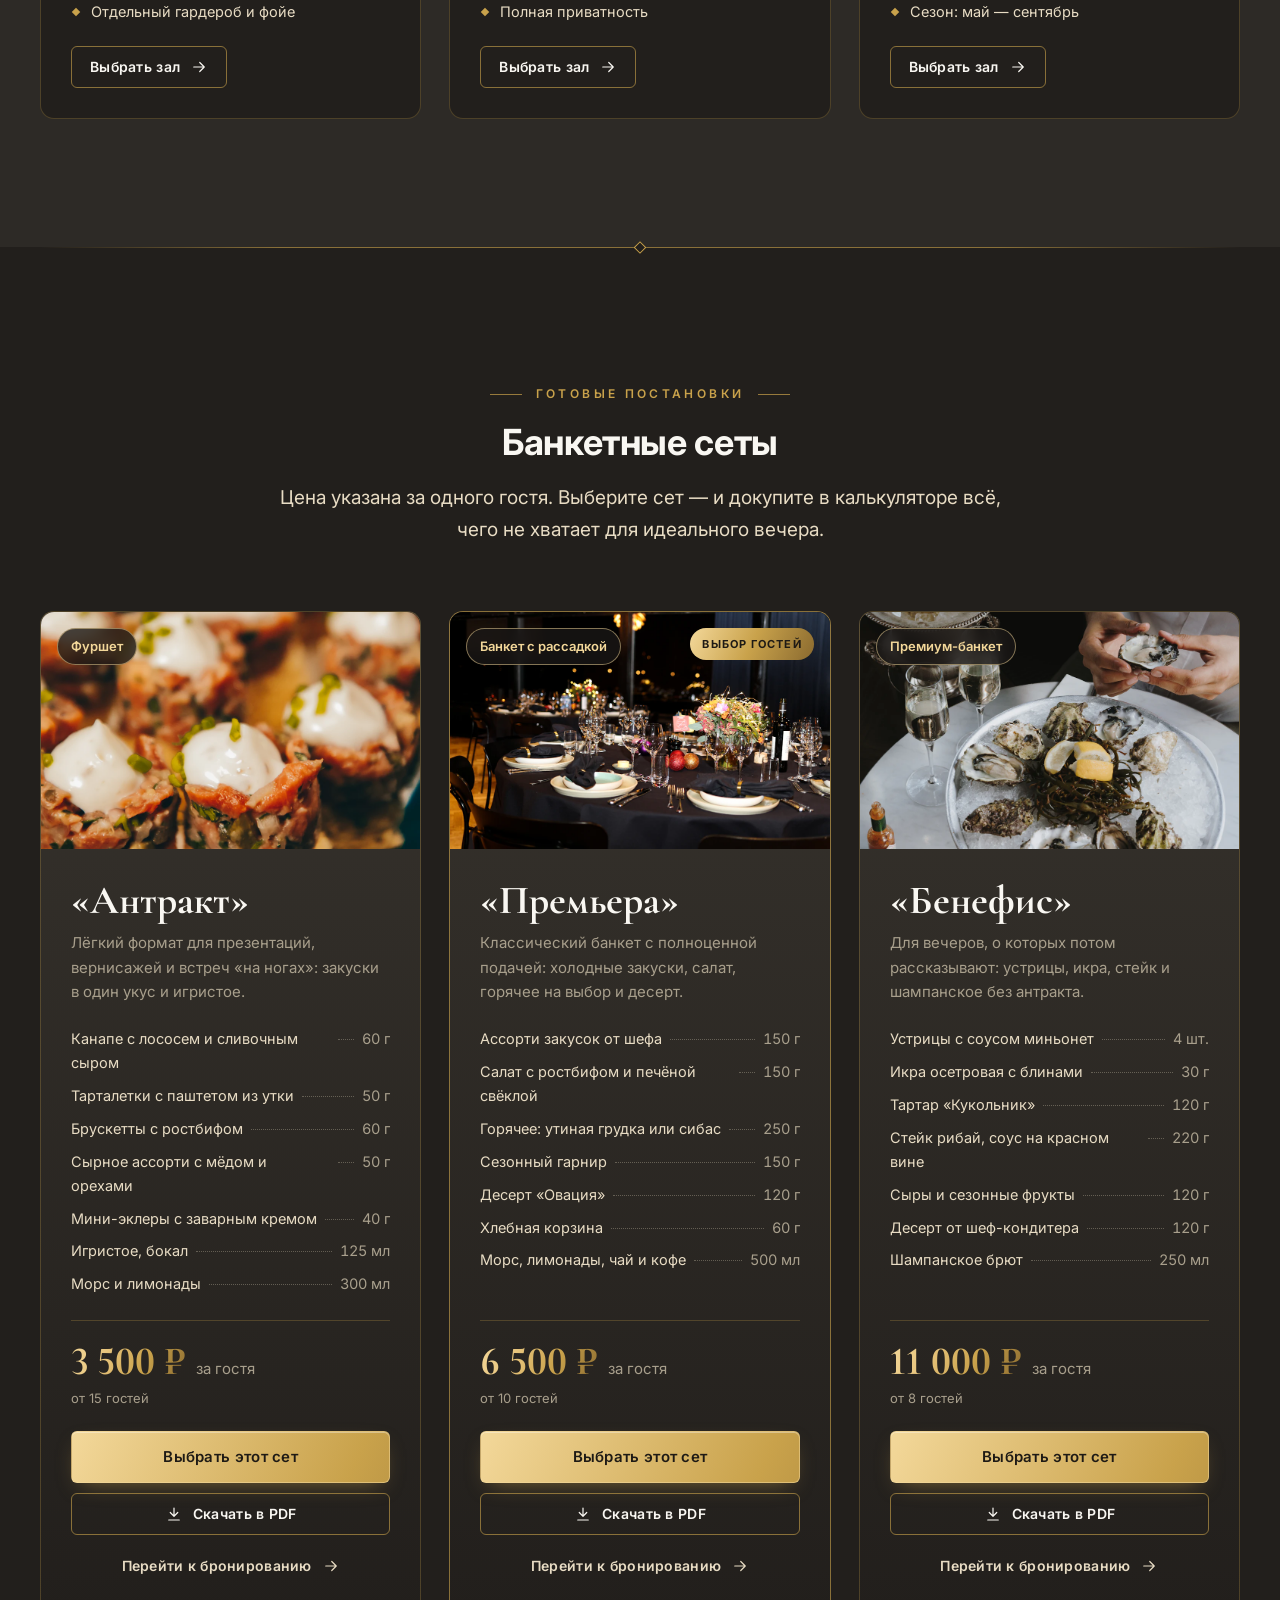
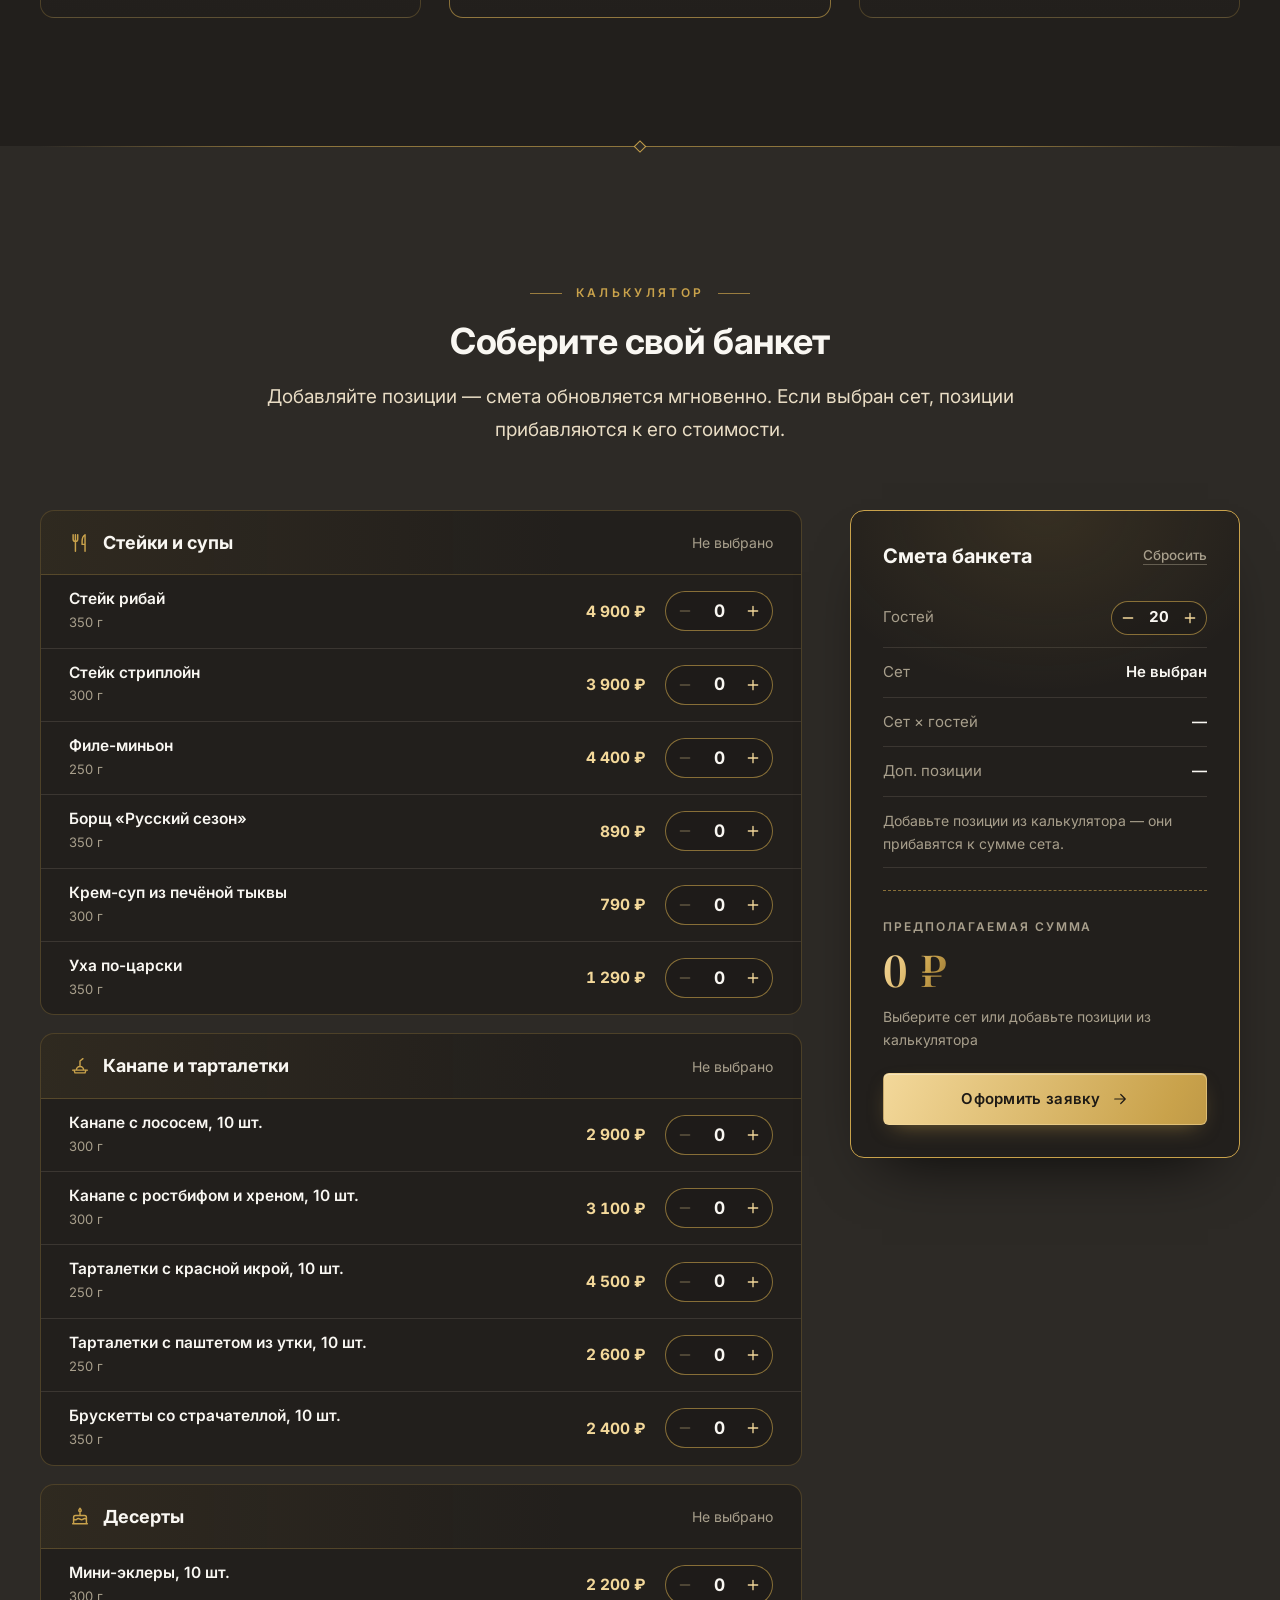
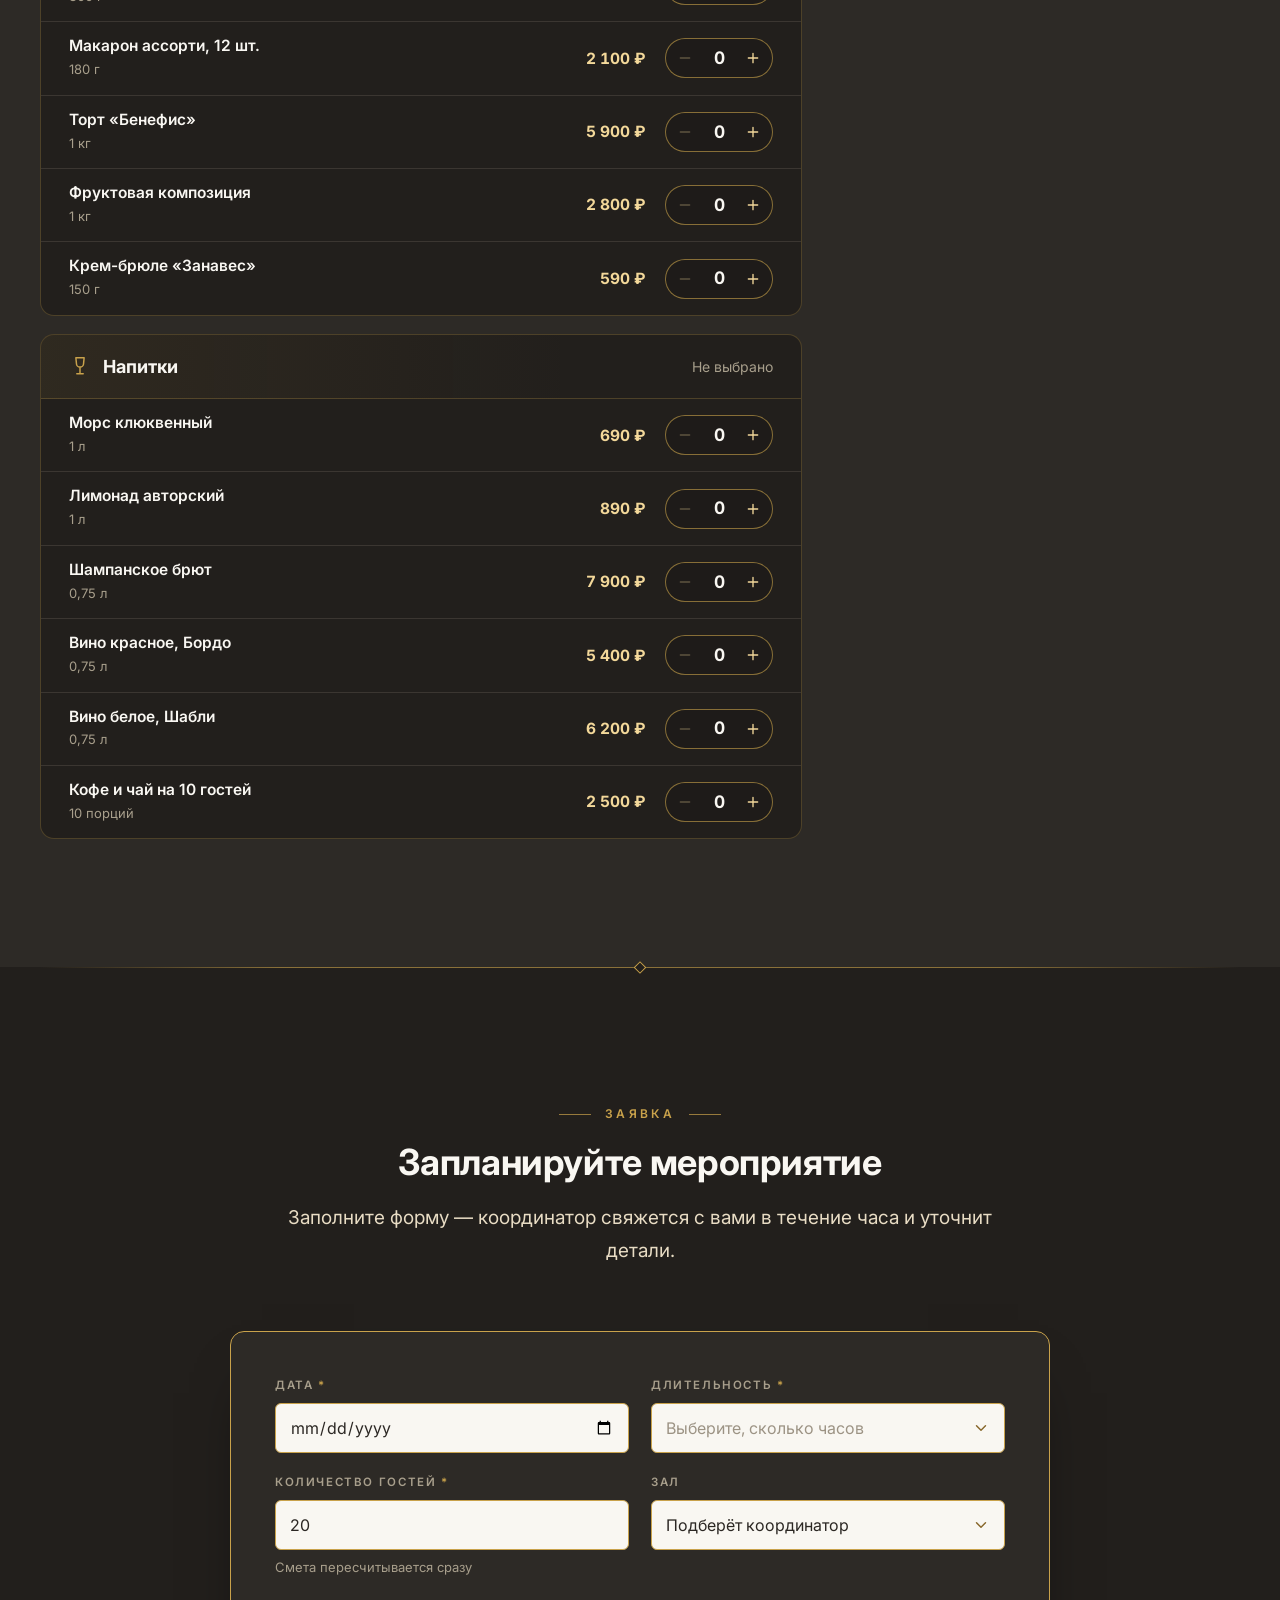
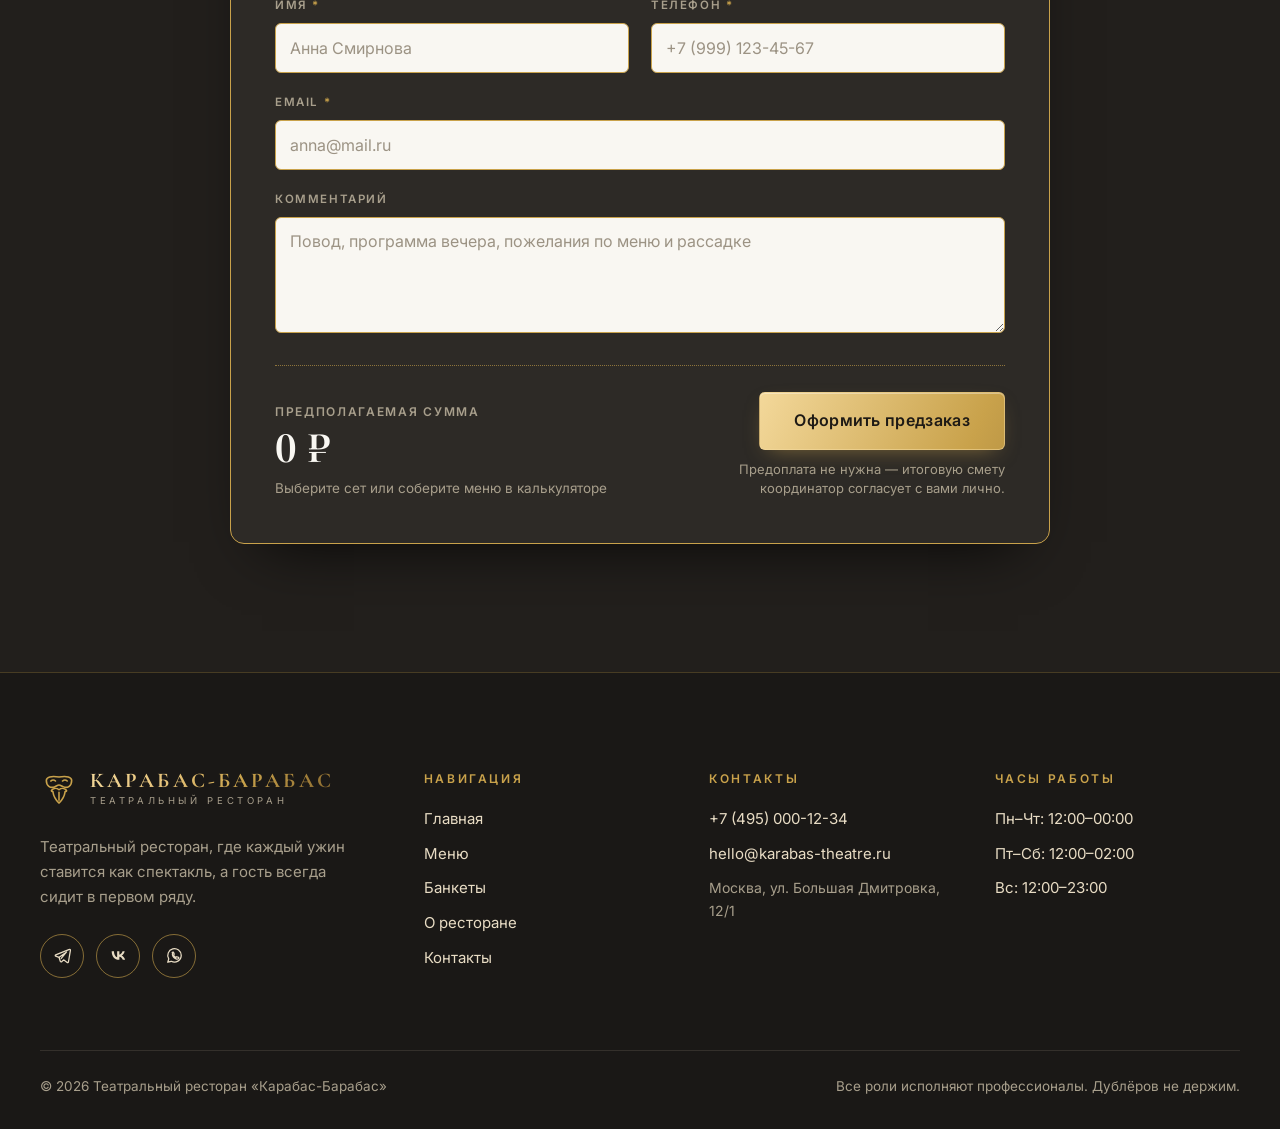
<file: banquets.html>
<!doctype html>
<html lang="ru">
<head>
  <meta charset="utf-8">
  <meta name="viewport" content="width=device-width, initial-scale=1, viewport-fit=cover">
  <title>Банкеты — Карабас-Барабас</title>
  <meta name="description" content="Банкеты в театральном ресторане «Карабас-Барабас»: три зала, готовые сеты, онлайн-калькулятор сметы и заявка на мероприятие.">
  <meta name="theme-color" content="#221F1C">
  <meta property="og:type" content="website">
  <meta property="og:locale" content="ru_RU">
  <meta property="og:site_name" content="Карабас-Барабас">
  <meta property="og:title" content="Банкеты — Карабас-Барабас">
  <meta property="og:description" content="Банкеты в театральном ресторане «Карабас-Барабас»: три зала, готовые сеты, онлайн-калькулятор сметы и заявка на мероприятие.">
  <link rel="icon" href="assets/favicon.svg" type="image/svg+xml">
  <link rel="preconnect" href="https://fonts.googleapis.com">
  <link rel="preconnect" href="https://fonts.gstatic.com" crossorigin>
  <link rel="stylesheet" href="https://fonts.googleapis.com/css2?family=Cormorant+Garamond:ital,wght@0,500;0,600;0,700;1,500;1,600&amp;family=Inter:wght@400;500;600;700&amp;display=swap">
  <link rel="stylesheet" href="css/style.css">
  <script>document.documentElement.classList.add("js");</script>
</head>
<body>
<a class="skip-link" href="#main">Перейти к содержанию</a>
<svg width="0" height="0" style="position:absolute" aria-hidden="true" focusable="false">
  <symbol id="i-mask" viewBox="0 0 48 48" fill="none" stroke="currentColor" stroke-width="2" stroke-linecap="round" stroke-linejoin="round">
    <path d="M8 14.5c0-4 6-6.3 16-4.3 10-2 16 .3 16 4.3 0 6.5-5 10.3-10.3 8.1-2.5-1-3.8-2.3-5.7-2.3s-3.2 1.3-5.7 2.3C13 24.8 8 21 8 14.5Z"/>
    <path d="M13.6 15.2c1.7-1.5 4.4-1.5 6 0M28.4 15.2c1.7-1.5 4.4-1.5 6 0"/>
    <path d="M24 26.2c-2.6-2.2-6.6-2.3-9.2.3-.8.8-.3 2 .8 1.8M24 26.2c2.6-2.2 6.6-2.3 9.2.3.8.8.3 2-.8 1.8"/>
    <path d="M16.2 28.4c.9 6.3 3.8 11.2 7.8 14.6 4-3.4 6.9-8.3 7.8-14.6M24 29.5v10"/>
  </symbol>
  <symbol id="i-arrow-right" viewBox="0 0 24 24"><path d="M5 12h14M13 6l6 6-6 6"/></symbol>
  <symbol id="i-chevron-left" viewBox="0 0 24 24"><path d="M15 6l-6 6 6 6"/></symbol>
  <symbol id="i-chevron-right" viewBox="0 0 24 24"><path d="M9 6l6 6-6 6"/></symbol>
  <symbol id="i-close" viewBox="0 0 24 24"><path d="M6 6l12 12M18 6 6 18"/></symbol>
  <symbol id="i-plus" viewBox="0 0 24 24"><path d="M12 5v14M5 12h14"/></symbol>
  <symbol id="i-minus" viewBox="0 0 24 24"><path d="M5 12h14"/></symbol>
  <symbol id="i-check" viewBox="0 0 24 24"><path d="M5 12.5l4.5 4.5L19 7.5"/></symbol>
  <symbol id="i-phone" viewBox="0 0 24 24"><path d="M21 16.4v2.8a1.9 1.9 0 0 1-2.1 1.9 18.8 18.8 0 0 1-8.2-2.9 18.5 18.5 0 0 1-5.7-5.7A18.8 18.8 0 0 1 2.1 4.2 1.9 1.9 0 0 1 4 2.1h2.8a1.9 1.9 0 0 1 1.9 1.6c.1.9.3 1.7.6 2.5a1.9 1.9 0 0 1-.4 2l-1.2 1.2a15.2 15.2 0 0 0 5.7 5.7l1.2-1.2a1.9 1.9 0 0 1 2-.4c.8.3 1.6.5 2.5.6a1.9 1.9 0 0 1 1.9 1.9z"/></symbol>
  <symbol id="i-mail" viewBox="0 0 24 24"><rect x="3" y="5" width="18" height="14" rx="2"/><path d="m3.5 6.5 8.5 6.5 8.5-6.5"/></symbol>
  <symbol id="i-pin" viewBox="0 0 24 24"><path d="M12 21s-7-6.1-7-11.3a7 7 0 0 1 14 0C19 14.9 12 21 12 21z"/><circle cx="12" cy="9.7" r="2.6"/></symbol>
  <symbol id="i-clock" viewBox="0 0 24 24"><circle cx="12" cy="12" r="9"/><path d="M12 7.5V12l3 2"/></symbol>
  <symbol id="i-users" viewBox="0 0 24 24"><circle cx="9.5" cy="8" r="3.5"/><path d="M3 20v-1a4.5 4.5 0 0 1 4.5-4.5h4A4.5 4.5 0 0 1 16 19v1M16 4.6a3.5 3.5 0 0 1 0 6.8M21 20v-1a4.5 4.5 0 0 0-3-4.2"/></symbol>
  <symbol id="i-calendar" viewBox="0 0 24 24"><rect x="3.5" y="5" width="17" height="15.5" rx="2"/><path d="M3.5 10h17M8 3v4M16 3v4"/></symbol>
  <symbol id="i-download" viewBox="0 0 24 24"><path d="M12 4v11M7 10l5 5 5-5M5 20h14"/></symbol>
  <symbol id="i-info" viewBox="0 0 24 24"><circle cx="12" cy="12" r="9"/><path d="M12 11v5.5M12 7.8v.01"/></symbol>
  <symbol id="i-glass" viewBox="0 0 24 24"><path d="M7.5 3h9l-.6 6.2a3.9 3.9 0 0 1-7.8 0L7.5 3zM12 13.1V20.5M8.5 20.5h7"/></symbol>
  <symbol id="i-steak" viewBox="0 0 24 24"><path d="M7 3v7.5M4.5 3v5a2.5 2.5 0 0 0 5 0V3M7 10.5V21M17.5 21V3c-2 1.3-3.2 3.7-3.2 7v3.5h3.2"/></symbol>
  <symbol id="i-canape" viewBox="0 0 24 24"><path d="M4 16.5h16M5.5 16.5l1 3h11l1-3M8 16.5a4 4 0 0 1 8 0M12 12.5V6.5M12 6.5l3.2-2.5"/></symbol>
  <symbol id="i-cake" viewBox="0 0 24 24"><path d="M4 20.5h16M5 20.5v-7a2 2 0 0 1 2-2h10a2 2 0 0 1 2 2v7M5 15.5c1.2.9 2.5.9 3.5 0s2.3-.9 3.5 0 2.3.9 3.5 0 2.3-.9 3.5 0M12 11.5V8.2M12 3.5c.9 1 1.3 1.8 1.3 2.4a1.3 1.3 0 0 1-2.6 0c0-.6.4-1.4 1.3-2.4z"/></symbol>
  <symbol id="i-star" viewBox="0 0 24 24"><path d="M12 3.5l2.6 5.3 5.9.9-4.3 4.1 1 5.8-5.2-2.7-5.2 2.7 1-5.8-4.3-4.1 5.9-.9z"/></symbol>
  <symbol id="i-telegram" viewBox="0 0 24 24"><path d="M20.7 4.3 3.4 11.1c-.8.3-.8 1.4 0 1.7l4.2 1.5 1.7 5.2c.2.7 1.1.9 1.6.4l2.5-2.4 4.5 3.3c.6.4 1.4.1 1.6-.6L22 5.6c.2-.9-.6-1.6-1.3-1.3z"/><path d="m7.8 14.3 9.4-6.8-6.8 8.2"/></symbol>
  <symbol id="i-vk" viewBox="0 0 24 24"><path fill="currentColor" stroke="none" d="M12.8 17.5C6.9 17.5 3.5 13.4 3.4 6.6h2.9c.1 5 2.3 7.1 4 7.5V6.6h2.8v4.3c1.7-.2 3.4-2.1 4-4.3h2.7c-.5 2.6-2.4 4.6-3.8 5.4 1.4.7 3.6 2.4 4.4 5.5h-3c-.6-2-2.2-3.6-4.3-3.8v3.8h-.3z"/></symbol>
  <symbol id="i-whatsapp" viewBox="0 0 24 24"><path d="M20.5 11.8a8.5 8.5 0 0 1-12.6 7.5L3.5 20.5l1.2-4.3A8.5 8.5 0 1 1 20.5 11.8z"/><path d="M9.1 8.3c.2-.4.6-.5.9-.5h.4c.2 0 .4.1.5.4l.7 1.7c.1.2 0 .5-.1.7l-.5.6c-.1.2-.1.4 0 .6.6 1 1.4 1.8 2.4 2.4.2.1.4.1.6 0l.6-.5c.2-.2.5-.2.7-.1l1.7.7c.2.1.4.3.4.5v.4c0 .3-.2.7-.5.9-.6.4-1.4.6-2.2.4-2.6-.7-4.6-2.7-5.3-5.3-.2-.8 0-1.6.4-2.2z"/></symbol>
</svg>

<header class="site-header">
  <div class="container header__inner">
    <a class="logo" href="index.html" aria-label="Карабас-Барабас — на главную">
      <svg class="logo__mark" viewBox="0 0 48 48" aria-hidden="true" focusable="false"><use href="#i-mask"></use></svg>
      <span class="logo__text"><span class="logo__name">Карабас-Барабас</span><span class="logo__sub">театральный ресторан</span></span>
    </a>
    <nav class="nav" aria-label="Основная навигация">
        <a class="nav__link" href="index.html">Главная</a>
        <a class="nav__link" href="menu.html">Меню</a>
        <a class="nav__link" href="banquets.html" aria-current="page">Банкеты</a>
        <a class="nav__link" href="index.html#about">О ресторане</a>
        <a class="nav__link" href="index.html#contacts">Контакты</a>
    </nav>
    <button class="btn btn--gold btn--sm header__cta" type="button" data-modal-open="booking-modal">Забронировать стол</button>
    <button class="burger" type="button" aria-label="Открыть меню" aria-expanded="false" aria-controls="mobile-nav">
      <span class="burger__line"></span><span class="burger__line"></span><span class="burger__line"></span>
    </button>
  </div>
</header>

<div class="mobile-nav" id="mobile-nav" aria-hidden="true" inert>
  <div class="mobile-nav__backdrop" data-nav-close></div>
  <div class="mobile-nav__panel" role="dialog" aria-modal="true" aria-label="Меню сайта">
    <div class="mobile-nav__top">
      <span class="logo">
      <svg class="logo__mark" viewBox="0 0 48 48" aria-hidden="true" focusable="false"><use href="#i-mask"></use></svg>
      <span class="logo__text"><span class="logo__name">Карабас-Барабас</span><span class="logo__sub">театральный ресторан</span></span>
    </span>
      <button class="icon-btn" type="button" data-nav-close aria-label="Закрыть меню"><svg class="icon" aria-hidden="true" focusable="false"><use href="#i-close"></use></svg></button>
    </div>
    <nav aria-label="Мобильная навигация">
      <ul class="mobile-nav__list">
          <li><a class="mobile-nav__link" style="--i:0" href="index.html">Главная<svg class="icon" aria-hidden="true" focusable="false"><use href="#i-arrow-right"></use></svg></a></li>
          <li><a class="mobile-nav__link" style="--i:1" href="menu.html">Меню<svg class="icon" aria-hidden="true" focusable="false"><use href="#i-arrow-right"></use></svg></a></li>
          <li><a class="mobile-nav__link" style="--i:2" href="banquets.html" aria-current="page">Банкеты<svg class="icon" aria-hidden="true" focusable="false"><use href="#i-arrow-right"></use></svg></a></li>
          <li><a class="mobile-nav__link" style="--i:3" href="index.html#about">О ресторане<svg class="icon" aria-hidden="true" focusable="false"><use href="#i-arrow-right"></use></svg></a></li>
          <li><a class="mobile-nav__link" style="--i:4" href="index.html#contacts">Контакты<svg class="icon" aria-hidden="true" focusable="false"><use href="#i-arrow-right"></use></svg></a></li>
      </ul>
    </nav>
    <div class="mobile-nav__footer">
      <button class="btn btn--gold btn--block" type="button" data-modal-open="booking-modal">Забронировать стол</button>
      <a class="mobile-nav__contact" href="tel:+74950001234"><svg class="icon" aria-hidden="true" focusable="false"><use href="#i-phone"></use></svg>+7 (495) 000-12-34</a>
      <a class="mobile-nav__contact" href="https://yandex.ru/maps/?text=%D0%9C%D0%BE%D1%81%D0%BA%D0%B2%D0%B0%2C%20%D1%83%D0%BB.%20%D0%91%D0%BE%D0%BB%D1%8C%D1%88%D0%B0%D1%8F%20%D0%94%D0%BC%D0%B8%D1%82%D1%80%D0%BE%D0%B2%D0%BA%D0%B0%2C%2012/1" target="_blank" rel="noopener"><svg class="icon" aria-hidden="true" focusable="false"><use href="#i-pin"></use></svg>Большая Дмитровка, 12/1</a>
    </div>
  </div>
</div>

<main id="main">

<section class="page-hero" aria-labelledby="banquets-title">
  <div class="page-hero__media media">
    <img src="assets/img/banquets-hero.webp" alt="" width="2000" height="1000" fetchpriority="high" decoding="async">
  </div>
  <div class="page-hero__overlay" aria-hidden="true"></div>
  <div class="container">
    <div class="page-hero__content">
      <p class="eyebrow eyebrow--left reveal">Праздники и приёмы</p>
      <h1 class="h1 reveal" style="--i:1" id="banquets-title">Банкетное меню</h1>
      <p class="lead reveal" style="--i:2">Свадьба, юбилей или корпоративная премьера — мы поставим ваш вечер как спектакль: от рассадки до финальных поклонов.</p>
      <div class="page-hero__actions reveal" style="--i:3">
        <a class="btn btn--gold btn--lg" href="#sets">Смотреть меню <svg class="icon" aria-hidden="true" focusable="false"><use href="#i-arrow-right"></use></svg></a>
        <button class="btn btn--outline btn--lg" type="button" data-pdf="Банкетное меню в PDF"><svg class="icon" aria-hidden="true" focusable="false"><use href="#i-download"></use></svg>Скачать PDF</button>
      </div>
      <ul class="page-hero__facts reveal" style="--i:4">
        <li><svg class="icon" aria-hidden="true" focusable="false"><use href="#i-users"></use></svg>До 80 гостей в основном зале</li>
        <li><svg class="icon" aria-hidden="true" focusable="false"><use href="#i-calendar"></use></svg>Бронирование — от 1 дня</li>
        <li><svg class="icon" aria-hidden="true" focusable="false"><use href="#i-star"></use></svg>Координатор на всех этапах</li>
      </ul>
    </div>
  </div>
</section>

<section class="section" id="halls" aria-labelledby="halls-title">
  <div class="container">
    <div class="section-head reveal">
      <p class="eyebrow">Сцены</p>
      <h2 class="h2" id="halls-title">Три зала — три жанра</h2>
      <p class="lead">Выберите пространство под формат вечера — координатор поможет с рассадкой, светом и программой.</p>
    </div>
    <div class="halls" id="halls-grid"></div>
  </div>
</section>

<section class="section section--darker section--divided" id="sets" aria-labelledby="sets-title">
  <div class="container">
    <div class="section-head reveal">
      <p class="eyebrow">Готовые постановки</p>
      <h2 class="h2" id="sets-title">Банкетные сеты</h2>
      <p class="lead">Цена указана за одного гостя. Выберите сет — и докупите в калькуляторе всё, чего не хватает для идеального вечера.</p>
    </div>
    <div class="sets" id="sets-grid"></div>
  </div>
</section>

<section class="section section--divided" id="calculator" aria-labelledby="calc-title">
  <div class="container">
    <div class="section-head reveal">
      <p class="eyebrow">Калькулятор</p>
      <h2 class="h2" id="calc-title">Соберите свой банкет</h2>
      <p class="lead">Добавляйте позиции — смета обновляется мгновенно. Если выбран сет, позиции прибавляются к его стоимости.</p>
    </div>
    <div class="calc">
      <div class="calc__groups" id="calc-groups"></div>
      <aside class="summary" id="summary" aria-labelledby="summary-title">
        <h3 class="summary__title"><span id="summary-title">Смета банкета</span><button class="summary__reset" type="button" id="calc-reset">Сбросить</button></h3>
        <dl class="summary__rows">
          <div class="summary__row">
            <dt>Гостей</dt>
            <dd>
              <span class="stepper summary__guests" role="group" aria-label="Количество гостей">
                <button class="stepper__btn" type="button" data-guests-step="-1" aria-label="Меньше гостей"><svg class="icon" aria-hidden="true" focusable="false"><use href="#i-minus"></use></svg></button>
                <output class="stepper__value" id="sum-guests" aria-live="polite">20</output>
                <button class="stepper__btn" type="button" data-guests-step="1" aria-label="Больше гостей"><svg class="icon" aria-hidden="true" focusable="false"><use href="#i-plus"></use></svg></button>
              </span>
            </dd>
          </div>
          <div class="summary__row"><dt>Сет</dt><dd class="summary__set" id="sum-set">Не выбран</dd></div>
          <div class="summary__row"><dt id="sum-set-label">Сет × гостей</dt><dd id="sum-set-total">—</dd></div>
          <div class="summary__row"><dt>Доп. позиции</dt><dd id="sum-items-total">—</dd></div>
        </dl>
        <ul class="summary__items" id="sum-items" aria-label="Добавленные позиции" hidden></ul>
        <p class="summary__empty" id="sum-items-empty">Добавьте позиции из калькулятора — они прибавятся к сумме сета.</p>
        <p class="summary__warn" id="sum-warn" role="alert" hidden></p>
        <div class="summary__total">
          <span class="summary__total-label">Предполагаемая сумма</span><br>
          <output class="summary__total-value" id="sum-total" aria-live="polite">0 ₽</output>
          <p class="summary__per-guest" id="sum-per-guest"></p>
        </div>
        <a class="btn btn--gold btn--block" href="#request">Оформить заявку <svg class="icon" aria-hidden="true" focusable="false"><use href="#i-arrow-right"></use></svg></a>
      </aside>
    </div>
  </div>
</section>

<section class="section section--darker section--divided" id="request" aria-labelledby="request-title">
  <div class="container">
    <div class="section-head reveal">
      <p class="eyebrow">Заявка</p>
      <h2 class="h2" id="request-title">Запланируйте мероприятие</h2>
      <p class="lead">Заполните форму — координатор свяжется с вами в течение часа и уточнит детали.</p>
    </div>
    <div class="form-card form-shell reveal" id="banquet-shell">
      <form id="banquet-form" novalidate>
        <div class="form-grid">
          <div class="field">
            <label class="field__label" for="bq-date">Дата <span class="req" aria-hidden="true">*</span></label>
            <input class="field__control" type="date" id="bq-date" name="date" aria-describedby="bq-date-error" required>
            
            <p class="field__error" id="bq-date-error" aria-live="polite"></p>
          </div>
          <div class="field">
            <label class="field__label" for="bq-duration">Длительность <span class="req" aria-hidden="true">*</span></label>
            <select class="field__control" id="bq-duration" name="duration" aria-describedby="bq-duration-error" required>
              <option value="" selected disabled>Выберите, сколько часов</option>
              <option value="2">2 часа</option><option value="3">3 часа</option><option value="4">4 часа</option><option value="5">5 часов</option><option value="6">6 часов</option><option value="7">7 часов</option><option value="8">8 часов</option><option value="9">9 часов</option><option value="10">10 часов</option><option value="11">11 часов</option><option value="12">12 часов</option>
            </select>
            
            <p class="field__error" id="bq-duration-error" aria-live="polite"></p>
          </div>
          <div class="field">
            <label class="field__label" for="bq-guests">Количество гостей <span class="req" aria-hidden="true">*</span></label>
            <input class="field__control" type="number" inputmode="numeric" min="1" max="150" step="1" placeholder="20" id="bq-guests" name="guests" aria-describedby="bq-guests-error bq-guests-hint" required>
            <p class="field__hint" id="bq-guests-hint">Смета пересчитывается сразу</p>
            <p class="field__error" id="bq-guests-error" aria-live="polite"></p>
          </div>
          <div class="field">
            <label class="field__label" for="bq-hall">Зал</label>
            <select class="field__control" id="bq-hall" name="hall" aria-describedby="bq-hall-error">
              <option value="any" selected>Подберёт координатор</option>
              <option value="main">Основной зал — до 80 гостей</option>
              <option value="vip">VIP-ложа — до 20 гостей</option>
              <option value="veranda">Летняя веранда — до 40 гостей</option>
            </select>
            
            <p class="field__error" id="bq-hall-error" aria-live="polite"></p>
          </div>
          <div class="field">
            <label class="field__label" for="bq-name">Имя <span class="req" aria-hidden="true">*</span></label>
            <input class="field__control" type="text" autocomplete="name" placeholder="Анна Смирнова" id="bq-name" name="name" aria-describedby="bq-name-error" required>
            
            <p class="field__error" id="bq-name-error" aria-live="polite"></p>
          </div>
          <div class="field">
            <label class="field__label" for="bq-phone">Телефон <span class="req" aria-hidden="true">*</span></label>
            <input class="field__control" type="tel" inputmode="tel" autocomplete="tel" placeholder="+7 (999) 123-45-67" id="bq-phone" name="phone" aria-describedby="bq-phone-error" required>
            
            <p class="field__error" id="bq-phone-error" aria-live="polite"></p>
          </div>
          <div class="field field--full">
            <label class="field__label" for="bq-email">Email <span class="req" aria-hidden="true">*</span></label>
            <input class="field__control" type="email" inputmode="email" autocomplete="email" placeholder="anna@mail.ru" id="bq-email" name="email" aria-describedby="bq-email-error" required>
            
            <p class="field__error" id="bq-email-error" aria-live="polite"></p>
          </div>
          <div class="field field--full">
            <label class="field__label" for="bq-comment">Комментарий</label>
            <textarea class="field__control" rows="4" maxlength="1000" placeholder="Повод, программа вечера, пожелания по меню и рассадке" id="bq-comment" name="comment" aria-describedby="bq-comment-error"></textarea>
            
            <p class="field__error" id="bq-comment-error" aria-live="polite"></p>
          </div>
        </div>
        <div class="form-card__foot">
          <div class="budget">
            <span class="budget__label">Предполагаемая сумма</span>
            <output class="budget__value" id="budget-value" aria-live="polite">0 ₽</output>
            <span class="budget__breakdown" id="budget-breakdown"></span>
          </div>
          <div class="form-card__submit">
            <button class="btn btn--gold btn--lg" type="submit">Оформить предзаказ</button>
            <p class="form-note">Предоплата не нужна — итоговую смету координатор согласует с вами лично.</p>
          </div>
        </div>
      </form>
      <div class="form-success" id="banquet-success" tabindex="-1" role="status">
        <svg class="success-check" viewBox="0 0 100 100" fill="none" aria-hidden="true">
          <circle class="success-check__glow" cx="50" cy="50" r="40" fill="currentColor"/>
          <circle class="success-check__circle" cx="50" cy="50" r="44" stroke="currentColor" stroke-width="3" transform="rotate(-90 50 50)"/>
          <path class="success-check__mark" d="M31 51.5l12.5 12.5L70 37.5" stroke="currentColor" stroke-width="4" stroke-linecap="round" stroke-linejoin="round"/>
        </svg>
        <p class="form-success__title">Спасибо, <span data-success="name"></span>!</p>
        <p class="form-success__text">Заявка на <span data-success="dateShort"></span> принята. Координатор позвонит по номеру <span data-success="phone"></span> в течение часа, а подтверждение придёт на <span data-success="email"></span>.</p>
        <dl class="form-success__details">
          <dt>Дата</dt><dd data-success="date"></dd>
          <dt>Гостей</dt><dd data-success="guests"></dd>
          <dt>Длительность</dt><dd data-success="duration"></dd>
          <dt>Зал</dt><dd data-success="hall"></dd>
          <dt>Сет</dt><dd data-success="set"></dd>
          <dt>Бюджет</dt><dd data-success="budget"></dd>
        </dl>
        <button class="btn btn--outline" type="button" data-banquet-reset>Оформить ещё одну заявку</button>
      </div>
    </div>
  </div>
</section>

</main>

<footer class="site-footer">
  <div class="container">
    <div class="footer__grid">
      <div class="footer__brand">
        <a class="logo" href="index.html" aria-label="Карабас-Барабас — на главную">
      <svg class="logo__mark" viewBox="0 0 48 48" aria-hidden="true" focusable="false"><use href="#i-mask"></use></svg>
      <span class="logo__text"><span class="logo__name">Карабас-Барабас</span><span class="logo__sub">театральный ресторан</span></span>
    </a>
        <p class="footer__about">Театральный ресторан, где каждый ужин ставится как спектакль, а гость всегда сидит в первом ряду.</p>
        <div class="socials">
          <a class="social" href="https://t.me/" target="_blank" rel="noopener" aria-label="Telegram"><svg class="icon" aria-hidden="true" focusable="false"><use href="#i-telegram"></use></svg></a>
          <a class="social" href="https://vk.com/" target="_blank" rel="noopener" aria-label="ВКонтакте"><svg class="icon" aria-hidden="true" focusable="false"><use href="#i-vk"></use></svg></a>
          <a class="social" href="https://wa.me/74950001234" target="_blank" rel="noopener" aria-label="WhatsApp"><svg class="icon" aria-hidden="true" focusable="false"><use href="#i-whatsapp"></use></svg></a>
        </div>
      </div>
      <nav aria-label="Навигация в подвале">
        <p class="footer__title">Навигация</p>
        <ul class="footer__list">
            <li><a href="index.html">Главная</a></li>
            <li><a href="menu.html">Меню</a></li>
            <li><a href="banquets.html">Банкеты</a></li>
            <li><a href="index.html#about">О ресторане</a></li>
            <li><a href="index.html#contacts">Контакты</a></li>
        </ul>
      </nav>
      <div class="footer__contacts">
        <p class="footer__title">Контакты</p>
        <ul class="footer__list">
          <li><a href="tel:+74950001234">+7 (495) 000-12-34</a></li>
          <li><a href="mailto:hello@karabas-theatre.ru">hello@karabas-theatre.ru</a></li>
          <li class="muted">Москва, ул. Большая Дмитровка, 12/1</li>
        </ul>
      </div>
      <div>
        <p class="footer__title">Часы работы</p>
        <ul class="footer__list">
          <li>Пн–Чт: 12:00–00:00</li>
          <li>Пт–Сб: 12:00–02:00</li>
          <li>Вс: 12:00–23:00</li>
        </ul>
      </div>
    </div>
    <div class="footer__bottom">
      <p>© <span data-year>2026</span> Театральный ресторан «Карабас-Барабас»</p>
      <p>Все роли исполняют профессионалы. Дублёров не держим.</p>
    </div>
  </div>
</footer>

<div class="modal" id="booking-modal" aria-hidden="true" inert>
  <div class="modal__overlay" data-modal-close></div>
  <div class="modal__dialog" role="dialog" aria-modal="true" aria-labelledby="booking-title">
    <button class="icon-btn modal__close" type="button" data-modal-close aria-label="Закрыть окно бронирования"><svg class="icon" aria-hidden="true" focusable="false"><use href="#i-close"></use></svg></button>
    <div class="modal__body form-shell" id="booking-shell">
      <form class="booking-form" id="booking-form" novalidate>
        <div class="modal__head">
          <p class="eyebrow eyebrow--left">Бронирование</p>
          <h2 class="h2" id="booking-title">Забронировать стол</h2>
          <p>Лучшие места в партере разбирают к вечеру пятницы — оставьте заявку заранее.</p>
        </div>
        <div class="form-grid">
          <div class="field">
            <label class="field__label" for="bk-table">Стол <span class="req" aria-hidden="true">*</span></label>
            <select class="field__control" id="bk-table" name="table" aria-describedby="bk-table-error" required>
              <option value="" selected disabled>Выберите место</option>
              <option value="window">У окна</option>
              <option value="bar">У бара</option>
              <option value="hall">В зале</option>
              <option value="vip">VIP-ложа</option>
            </select>
            
            <p class="field__error" id="bk-table-error" aria-live="polite"></p>
          </div>
          <div class="field">
            <label class="field__label" for="bk-guests">Гостей <span class="req" aria-hidden="true">*</span></label>
            <input class="field__control" type="number" inputmode="numeric" min="1" max="12" step="1" value="2" id="bk-guests" name="guests" aria-describedby="bk-guests-error" required>
            
            <p class="field__error" id="bk-guests-error" aria-live="polite"></p>
          </div>
          <div class="field">
            <label class="field__label" for="bk-date">Дата <span class="req" aria-hidden="true">*</span></label>
            <input class="field__control" type="date" id="bk-date" name="date" aria-describedby="bk-date-error" required>
            
            <p class="field__error" id="bk-date-error" aria-live="polite"></p>
          </div>
          <div class="field">
            <label class="field__label" for="bk-time">Время <span class="req" aria-hidden="true">*</span></label>
            <select class="field__control" id="bk-time" name="time" aria-describedby="bk-time-error" required>
              <option value="" selected disabled>Выберите время</option>
              <option value="12:00">12:00</option><option value="12:30">12:30</option><option value="13:00">13:00</option><option value="13:30">13:30</option><option value="14:00">14:00</option><option value="14:30">14:30</option><option value="15:00">15:00</option><option value="15:30">15:30</option><option value="16:00">16:00</option><option value="16:30">16:30</option><option value="17:00">17:00</option><option value="17:30">17:30</option><option value="18:00">18:00</option><option value="18:30">18:30</option><option value="19:00">19:00</option><option value="19:30">19:30</option><option value="20:00">20:00</option><option value="20:30">20:30</option><option value="21:00">21:00</option><option value="21:30">21:30</option><option value="22:00">22:00</option><option value="22:30">22:30</option>
            </select>
            
            <p class="field__error" id="bk-time-error" aria-live="polite"></p>
          </div>
          <div class="field">
            <label class="field__label" for="bk-name">Имя <span class="req" aria-hidden="true">*</span></label>
            <input class="field__control" type="text" autocomplete="name" placeholder="Анна" id="bk-name" name="name" aria-describedby="bk-name-error" required>
            
            <p class="field__error" id="bk-name-error" aria-live="polite"></p>
          </div>
          <div class="field">
            <label class="field__label" for="bk-phone">Телефон <span class="req" aria-hidden="true">*</span></label>
            <input class="field__control" type="tel" inputmode="tel" autocomplete="tel" placeholder="+7 (999) 123-45-67" id="bk-phone" name="phone" aria-describedby="bk-phone-error" required>
            
            <p class="field__error" id="bk-phone-error" aria-live="polite"></p>
          </div>
          <div class="field field--full">
            <label class="field__label" for="bk-comment">Комментарий</label>
            <textarea class="field__control" rows="3" maxlength="500" placeholder="Повод, пожелания по меню или рассадке" id="bk-comment" name="comment" aria-describedby="bk-comment-error"></textarea>
            
            <p class="field__error" id="bk-comment-error" aria-live="polite"></p>
          </div>
        </div>
        <div class="form-actions">
          <button class="btn btn--gold btn--lg btn--block" type="submit">Подтвердить бронь</button>
          <p class="form-note">Нажимая кнопку, вы соглашаетесь на обработку персональных данных. Администратор перезвонит для подтверждения.</p>
        </div>
      </form>
      <div class="form-success" id="booking-success" tabindex="-1" role="status">
        <svg class="success-check" viewBox="0 0 100 100" fill="none" aria-hidden="true">
          <circle class="success-check__glow" cx="50" cy="50" r="40" fill="currentColor"/>
          <circle class="success-check__circle" cx="50" cy="50" r="44" stroke="currentColor" stroke-width="3" transform="rotate(-90 50 50)"/>
          <path class="success-check__mark" d="M31 51.5l12.5 12.5L70 37.5" stroke="currentColor" stroke-width="4" stroke-linecap="round" stroke-linejoin="round"/>
        </svg>
        <p class="form-success__title">Спасибо, <span data-success="name"></span>!</p>
        <p class="form-success__text">Стол забронирован — администратор позвонит по номеру <span data-success="phone"></span>, чтобы подтвердить визит.</p>
        <dl class="form-success__details">
          <dt>Когда</dt><dd><span data-success="date"></span>, <span data-success="time"></span></dd>
          <dt>Где</dt><dd data-success="table"></dd>
          <dt>Гостей</dt><dd data-success="guests"></dd>
        </dl>
        <button class="btn btn--gold" type="button" data-modal-close>Отлично, до встречи</button>
      </div>
    </div>
  </div>
</div>
<div class="calc-bar" id="calc-bar">
  <div>
    <span class="calc-bar__label">Смета банкета</span>
    <span class="calc-bar__value" id="bar-total">0 ₽</span>
  </div>
  <a class="btn btn--gold btn--sm" href="#summary">Подробнее</a>
</div>
<script src="js/banquet-data.js" defer></script>
<script src="js/main.js" defer></script>
<script src="js/banquets.js" defer></script>
</body>
</html>
</file>
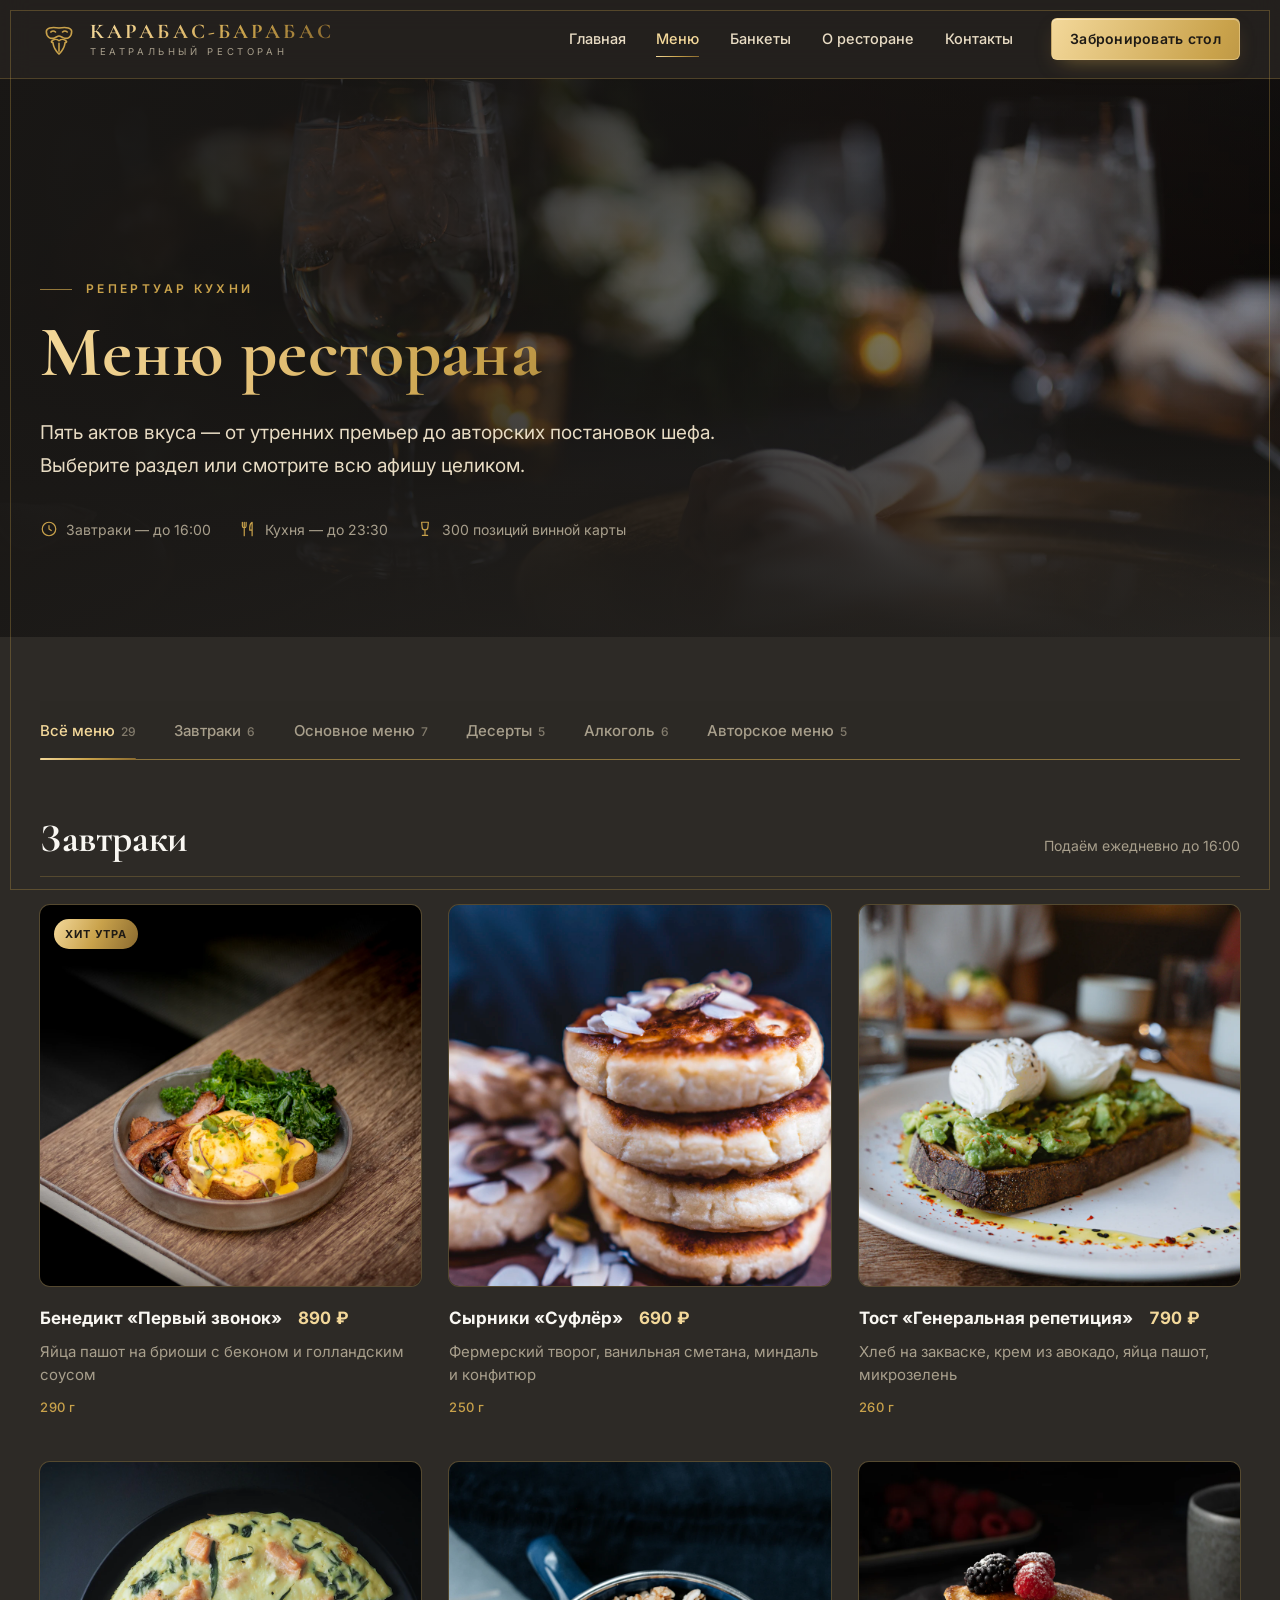
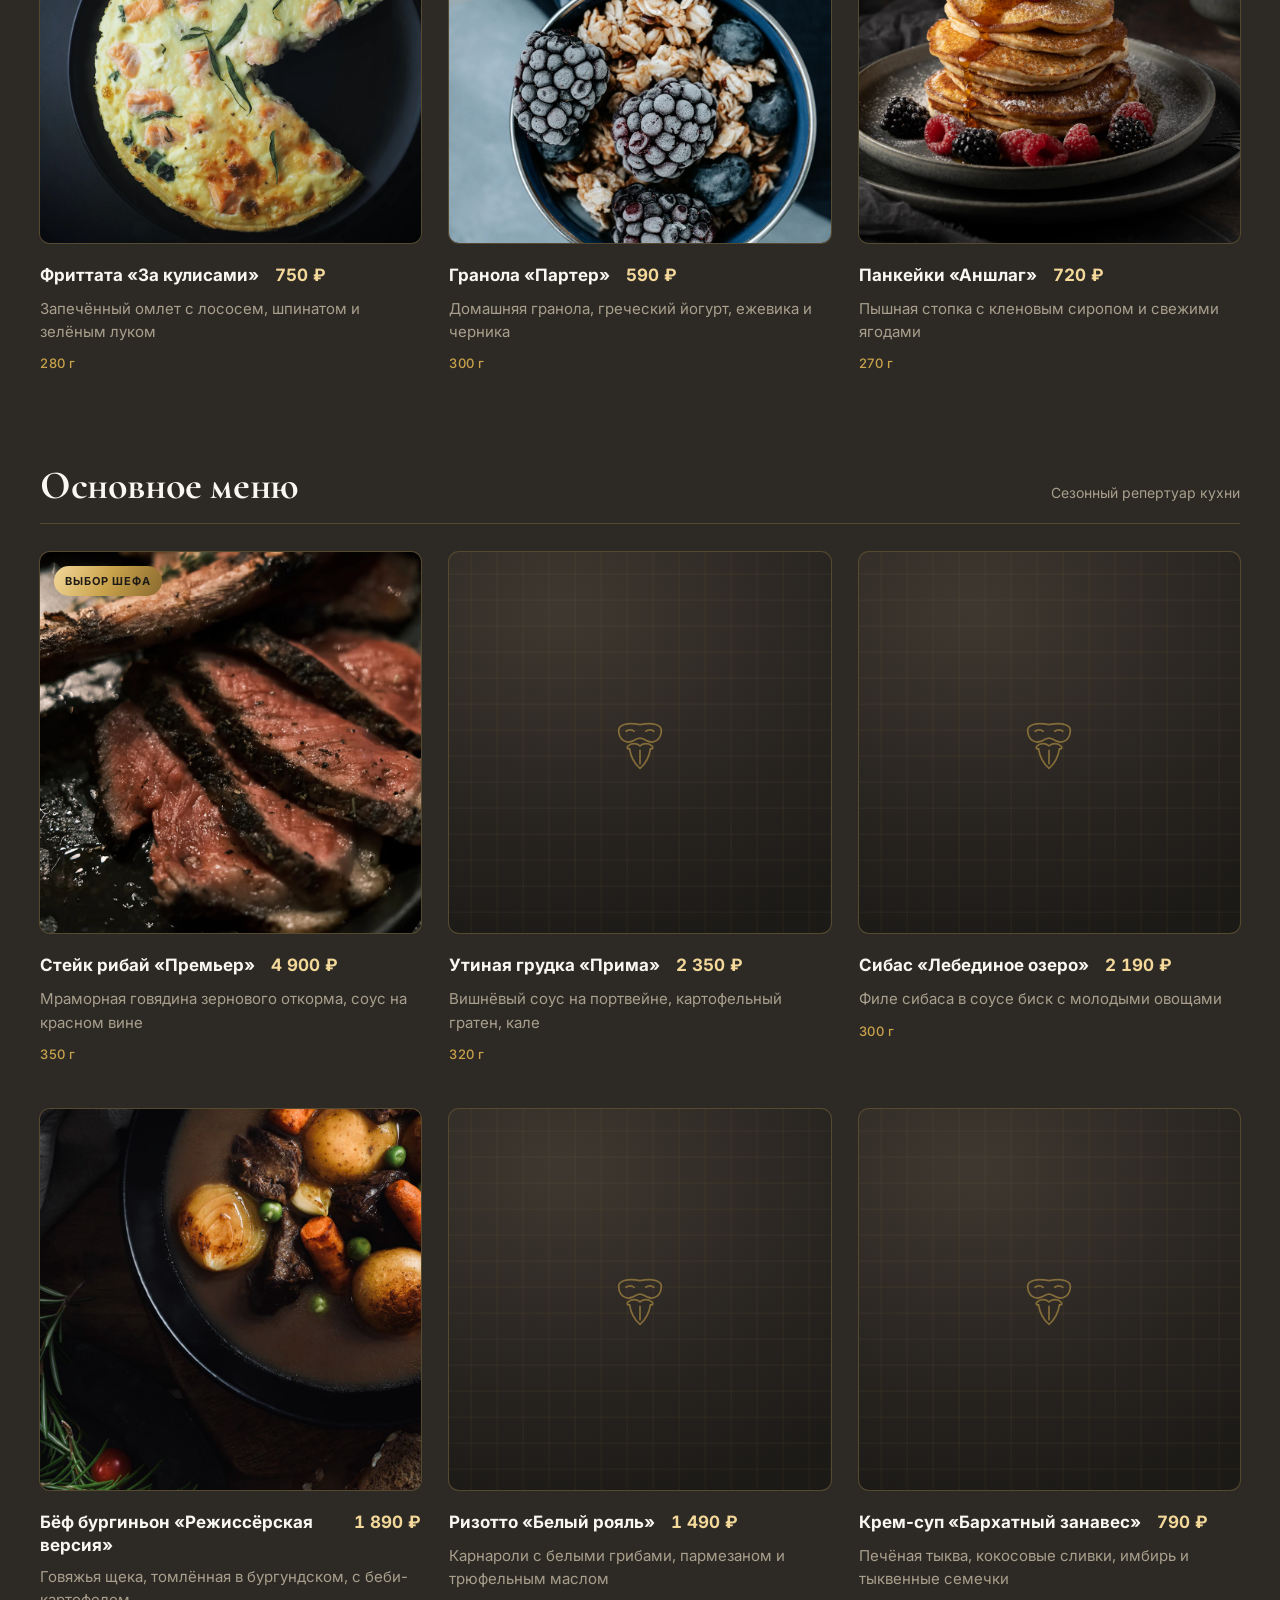
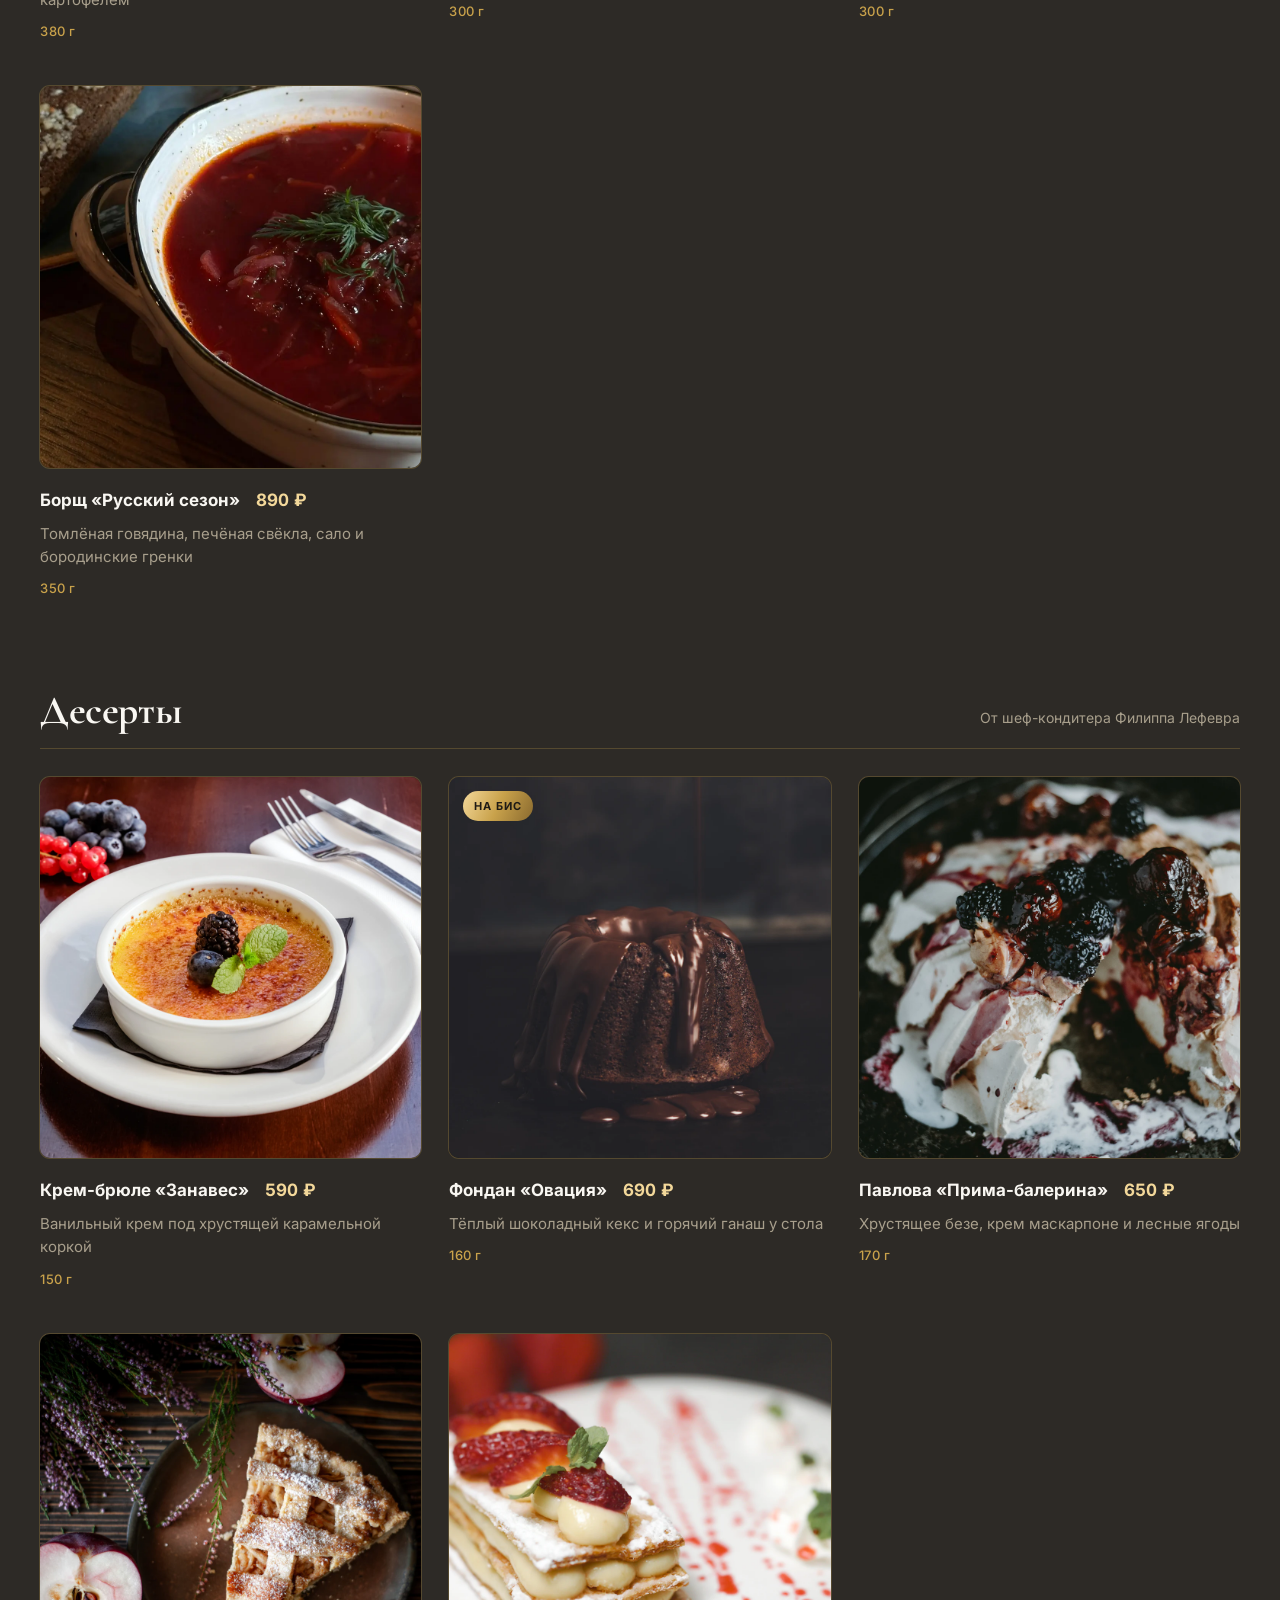
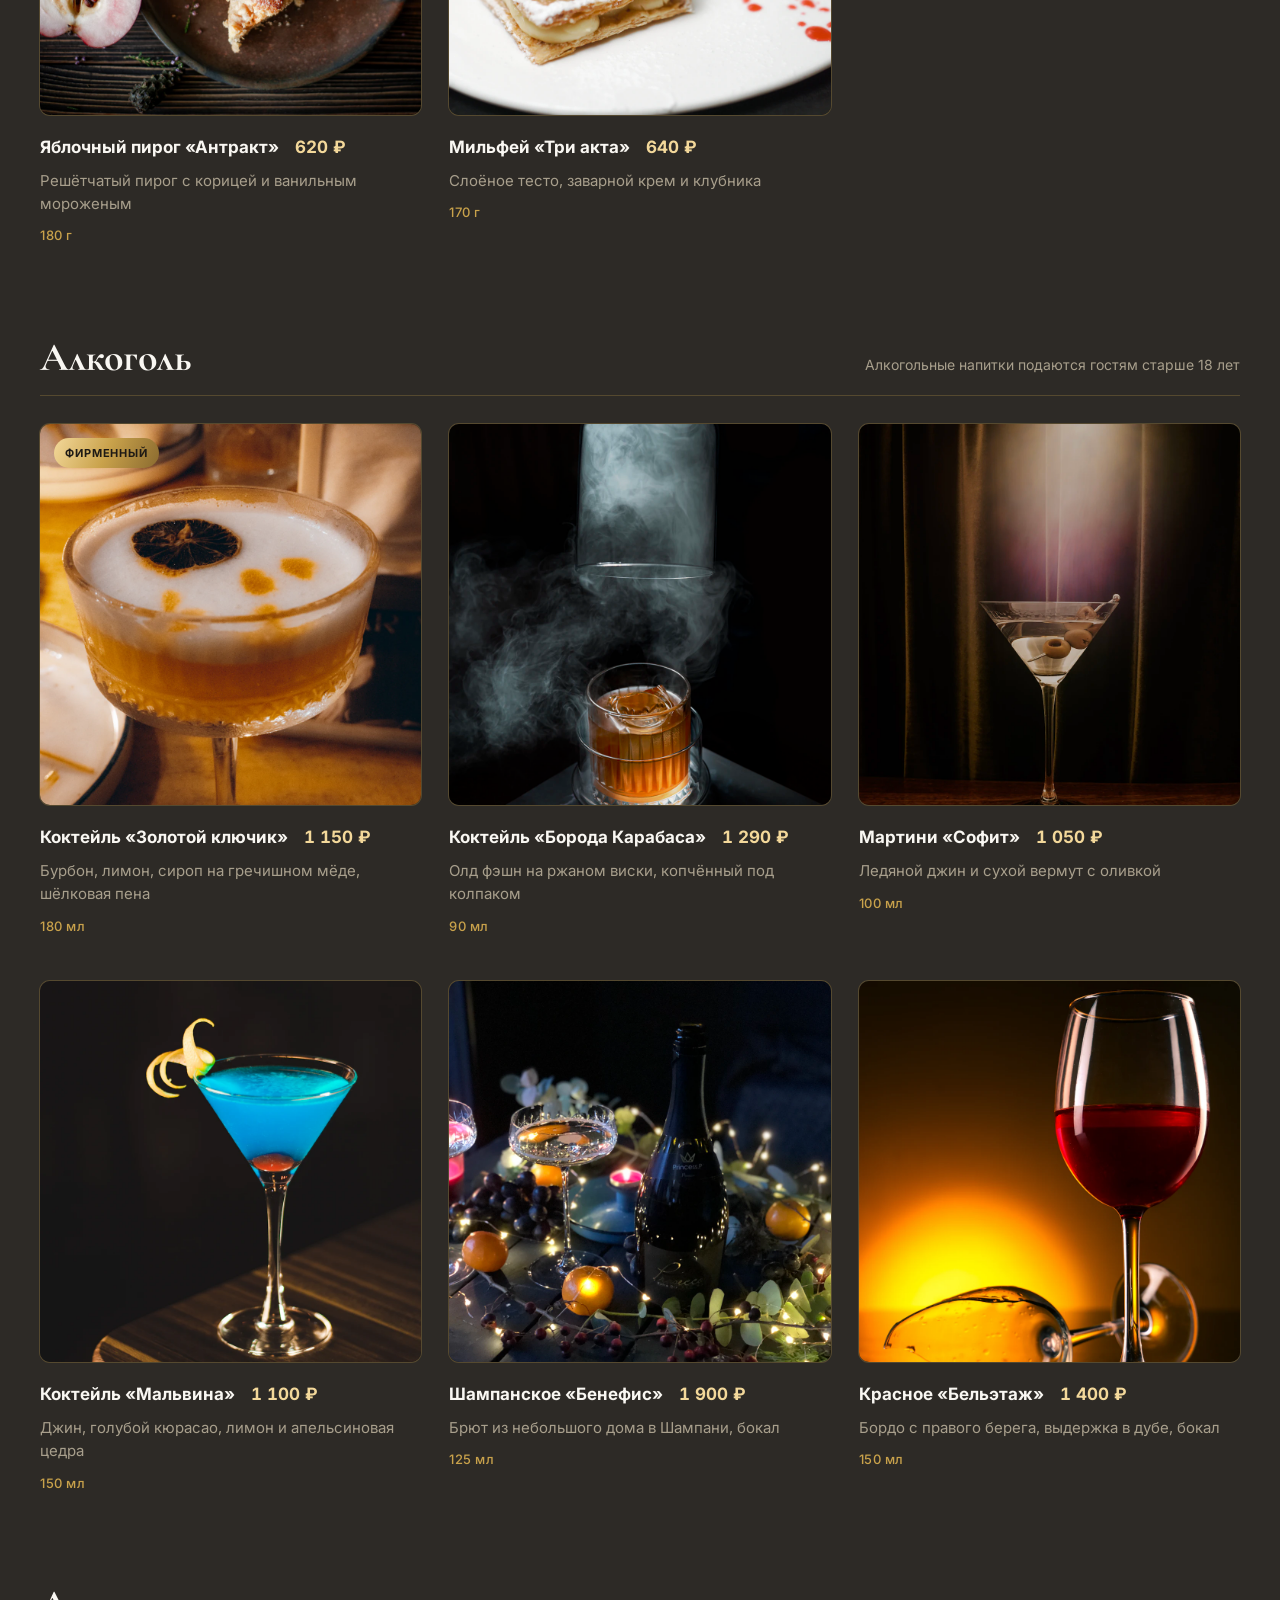
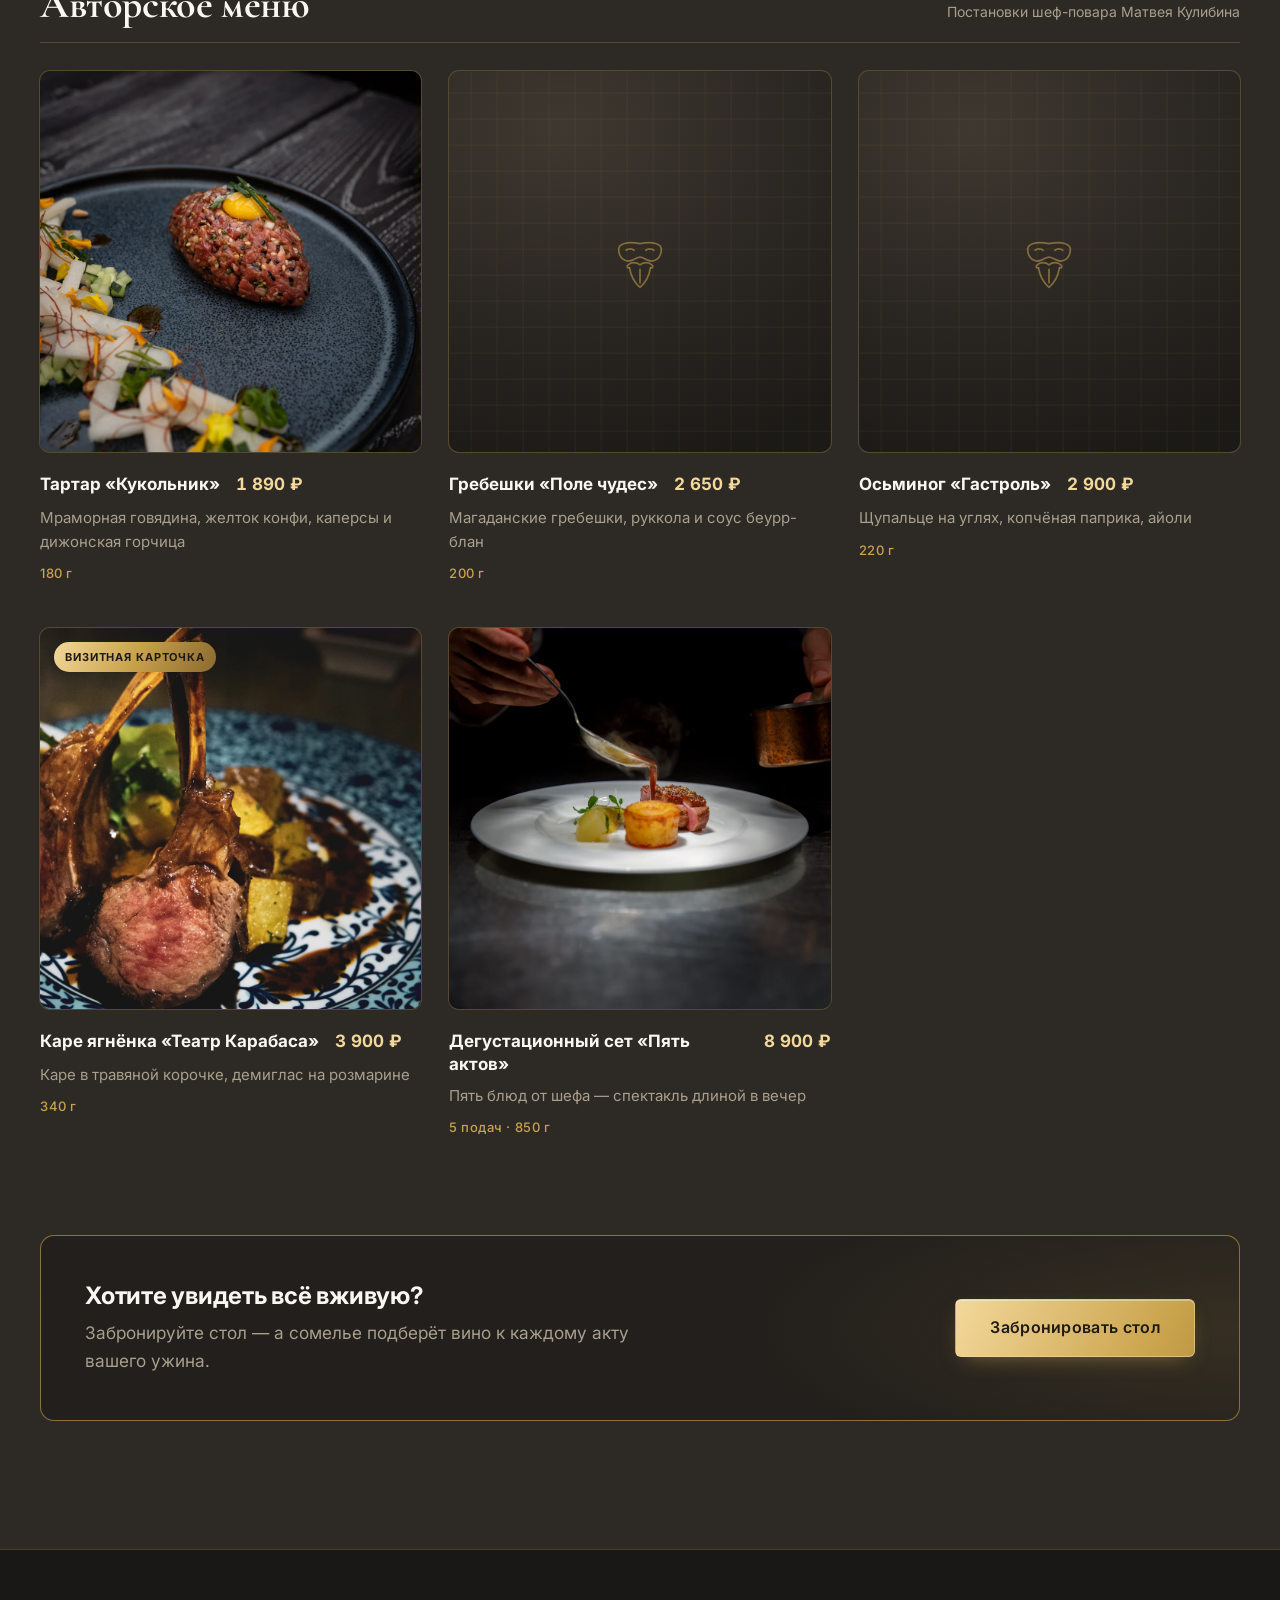
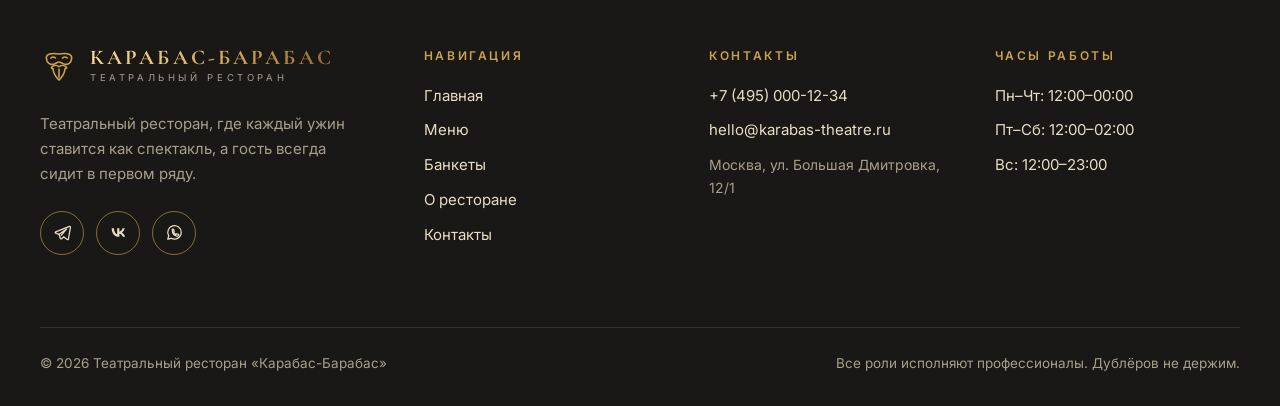
<file: menu.html>
<!doctype html>
<html lang="ru">
<head>
  <meta charset="utf-8">
  <meta name="viewport" content="width=device-width, initial-scale=1, viewport-fit=cover">
  <title>Меню — Карабас-Барабас</title>
  <meta name="description" content="Меню театрального ресторана «Карабас-Барабас»: завтраки, основные блюда, десерты, бар и авторские постановки шефа.">
  <meta name="theme-color" content="#221F1C">
  <meta property="og:type" content="website">
  <meta property="og:locale" content="ru_RU">
  <meta property="og:site_name" content="Карабас-Барабас">
  <meta property="og:title" content="Меню — Карабас-Барабас">
  <meta property="og:description" content="Меню театрального ресторана «Карабас-Барабас»: завтраки, основные блюда, десерты, бар и авторские постановки шефа.">
  <link rel="icon" href="assets/favicon.svg" type="image/svg+xml">
  <link rel="preconnect" href="https://fonts.googleapis.com">
  <link rel="preconnect" href="https://fonts.gstatic.com" crossorigin>
  <link rel="stylesheet" href="https://fonts.googleapis.com/css2?family=Cormorant+Garamond:ital,wght@0,500;0,600;0,700;1,500;1,600&amp;family=Inter:wght@400;500;600;700&amp;display=swap">
  <link rel="stylesheet" href="css/style.css">
  <script>document.documentElement.classList.add("js");</script>
</head>
<body>
<a class="skip-link" href="#main">Перейти к содержанию</a>
<svg width="0" height="0" style="position:absolute" aria-hidden="true" focusable="false">
  <symbol id="i-mask" viewBox="0 0 48 48" fill="none" stroke="currentColor" stroke-width="2" stroke-linecap="round" stroke-linejoin="round">
    <path d="M8 14.5c0-4 6-6.3 16-4.3 10-2 16 .3 16 4.3 0 6.5-5 10.3-10.3 8.1-2.5-1-3.8-2.3-5.7-2.3s-3.2 1.3-5.7 2.3C13 24.8 8 21 8 14.5Z"/>
    <path d="M13.6 15.2c1.7-1.5 4.4-1.5 6 0M28.4 15.2c1.7-1.5 4.4-1.5 6 0"/>
    <path d="M24 26.2c-2.6-2.2-6.6-2.3-9.2.3-.8.8-.3 2 .8 1.8M24 26.2c2.6-2.2 6.6-2.3 9.2.3.8.8.3 2-.8 1.8"/>
    <path d="M16.2 28.4c.9 6.3 3.8 11.2 7.8 14.6 4-3.4 6.9-8.3 7.8-14.6M24 29.5v10"/>
  </symbol>
  <symbol id="i-arrow-right" viewBox="0 0 24 24"><path d="M5 12h14M13 6l6 6-6 6"/></symbol>
  <symbol id="i-chevron-left" viewBox="0 0 24 24"><path d="M15 6l-6 6 6 6"/></symbol>
  <symbol id="i-chevron-right" viewBox="0 0 24 24"><path d="M9 6l6 6-6 6"/></symbol>
  <symbol id="i-close" viewBox="0 0 24 24"><path d="M6 6l12 12M18 6 6 18"/></symbol>
  <symbol id="i-plus" viewBox="0 0 24 24"><path d="M12 5v14M5 12h14"/></symbol>
  <symbol id="i-minus" viewBox="0 0 24 24"><path d="M5 12h14"/></symbol>
  <symbol id="i-check" viewBox="0 0 24 24"><path d="M5 12.5l4.5 4.5L19 7.5"/></symbol>
  <symbol id="i-phone" viewBox="0 0 24 24"><path d="M21 16.4v2.8a1.9 1.9 0 0 1-2.1 1.9 18.8 18.8 0 0 1-8.2-2.9 18.5 18.5 0 0 1-5.7-5.7A18.8 18.8 0 0 1 2.1 4.2 1.9 1.9 0 0 1 4 2.1h2.8a1.9 1.9 0 0 1 1.9 1.6c.1.9.3 1.7.6 2.5a1.9 1.9 0 0 1-.4 2l-1.2 1.2a15.2 15.2 0 0 0 5.7 5.7l1.2-1.2a1.9 1.9 0 0 1 2-.4c.8.3 1.6.5 2.5.6a1.9 1.9 0 0 1 1.9 1.9z"/></symbol>
  <symbol id="i-mail" viewBox="0 0 24 24"><rect x="3" y="5" width="18" height="14" rx="2"/><path d="m3.5 6.5 8.5 6.5 8.5-6.5"/></symbol>
  <symbol id="i-pin" viewBox="0 0 24 24"><path d="M12 21s-7-6.1-7-11.3a7 7 0 0 1 14 0C19 14.9 12 21 12 21z"/><circle cx="12" cy="9.7" r="2.6"/></symbol>
  <symbol id="i-clock" viewBox="0 0 24 24"><circle cx="12" cy="12" r="9"/><path d="M12 7.5V12l3 2"/></symbol>
  <symbol id="i-users" viewBox="0 0 24 24"><circle cx="9.5" cy="8" r="3.5"/><path d="M3 20v-1a4.5 4.5 0 0 1 4.5-4.5h4A4.5 4.5 0 0 1 16 19v1M16 4.6a3.5 3.5 0 0 1 0 6.8M21 20v-1a4.5 4.5 0 0 0-3-4.2"/></symbol>
  <symbol id="i-calendar" viewBox="0 0 24 24"><rect x="3.5" y="5" width="17" height="15.5" rx="2"/><path d="M3.5 10h17M8 3v4M16 3v4"/></symbol>
  <symbol id="i-download" viewBox="0 0 24 24"><path d="M12 4v11M7 10l5 5 5-5M5 20h14"/></symbol>
  <symbol id="i-info" viewBox="0 0 24 24"><circle cx="12" cy="12" r="9"/><path d="M12 11v5.5M12 7.8v.01"/></symbol>
  <symbol id="i-glass" viewBox="0 0 24 24"><path d="M7.5 3h9l-.6 6.2a3.9 3.9 0 0 1-7.8 0L7.5 3zM12 13.1V20.5M8.5 20.5h7"/></symbol>
  <symbol id="i-steak" viewBox="0 0 24 24"><path d="M7 3v7.5M4.5 3v5a2.5 2.5 0 0 0 5 0V3M7 10.5V21M17.5 21V3c-2 1.3-3.2 3.7-3.2 7v3.5h3.2"/></symbol>
  <symbol id="i-canape" viewBox="0 0 24 24"><path d="M4 16.5h16M5.5 16.5l1 3h11l1-3M8 16.5a4 4 0 0 1 8 0M12 12.5V6.5M12 6.5l3.2-2.5"/></symbol>
  <symbol id="i-cake" viewBox="0 0 24 24"><path d="M4 20.5h16M5 20.5v-7a2 2 0 0 1 2-2h10a2 2 0 0 1 2 2v7M5 15.5c1.2.9 2.5.9 3.5 0s2.3-.9 3.5 0 2.3.9 3.5 0 2.3-.9 3.5 0M12 11.5V8.2M12 3.5c.9 1 1.3 1.8 1.3 2.4a1.3 1.3 0 0 1-2.6 0c0-.6.4-1.4 1.3-2.4z"/></symbol>
  <symbol id="i-star" viewBox="0 0 24 24"><path d="M12 3.5l2.6 5.3 5.9.9-4.3 4.1 1 5.8-5.2-2.7-5.2 2.7 1-5.8-4.3-4.1 5.9-.9z"/></symbol>
  <symbol id="i-telegram" viewBox="0 0 24 24"><path d="M20.7 4.3 3.4 11.1c-.8.3-.8 1.4 0 1.7l4.2 1.5 1.7 5.2c.2.7 1.1.9 1.6.4l2.5-2.4 4.5 3.3c.6.4 1.4.1 1.6-.6L22 5.6c.2-.9-.6-1.6-1.3-1.3z"/><path d="m7.8 14.3 9.4-6.8-6.8 8.2"/></symbol>
  <symbol id="i-vk" viewBox="0 0 24 24"><path fill="currentColor" stroke="none" d="M12.8 17.5C6.9 17.5 3.5 13.4 3.4 6.6h2.9c.1 5 2.3 7.1 4 7.5V6.6h2.8v4.3c1.7-.2 3.4-2.1 4-4.3h2.7c-.5 2.6-2.4 4.6-3.8 5.4 1.4.7 3.6 2.4 4.4 5.5h-3c-.6-2-2.2-3.6-4.3-3.8v3.8h-.3z"/></symbol>
  <symbol id="i-whatsapp" viewBox="0 0 24 24"><path d="M20.5 11.8a8.5 8.5 0 0 1-12.6 7.5L3.5 20.5l1.2-4.3A8.5 8.5 0 1 1 20.5 11.8z"/><path d="M9.1 8.3c.2-.4.6-.5.9-.5h.4c.2 0 .4.1.5.4l.7 1.7c.1.2 0 .5-.1.7l-.5.6c-.1.2-.1.4 0 .6.6 1 1.4 1.8 2.4 2.4.2.1.4.1.6 0l.6-.5c.2-.2.5-.2.7-.1l1.7.7c.2.1.4.3.4.5v.4c0 .3-.2.7-.5.9-.6.4-1.4.6-2.2.4-2.6-.7-4.6-2.7-5.3-5.3-.2-.8 0-1.6.4-2.2z"/></symbol>
</svg>

<header class="site-header">
  <div class="container header__inner">
    <a class="logo" href="index.html" aria-label="Карабас-Барабас — на главную">
      <svg class="logo__mark" viewBox="0 0 48 48" aria-hidden="true" focusable="false"><use href="#i-mask"></use></svg>
      <span class="logo__text"><span class="logo__name">Карабас-Барабас</span><span class="logo__sub">театральный ресторан</span></span>
    </a>
    <nav class="nav" aria-label="Основная навигация">
        <a class="nav__link" href="index.html">Главная</a>
        <a class="nav__link" href="menu.html" aria-current="page">Меню</a>
        <a class="nav__link" href="banquets.html">Банкеты</a>
        <a class="nav__link" href="index.html#about">О ресторане</a>
        <a class="nav__link" href="index.html#contacts">Контакты</a>
    </nav>
    <button class="btn btn--gold btn--sm header__cta" type="button" data-modal-open="booking-modal">Забронировать стол</button>
    <button class="burger" type="button" aria-label="Открыть меню" aria-expanded="false" aria-controls="mobile-nav">
      <span class="burger__line"></span><span class="burger__line"></span><span class="burger__line"></span>
    </button>
  </div>
</header>

<div class="mobile-nav" id="mobile-nav" aria-hidden="true" inert>
  <div class="mobile-nav__backdrop" data-nav-close></div>
  <div class="mobile-nav__panel" role="dialog" aria-modal="true" aria-label="Меню сайта">
    <div class="mobile-nav__top">
      <span class="logo">
      <svg class="logo__mark" viewBox="0 0 48 48" aria-hidden="true" focusable="false"><use href="#i-mask"></use></svg>
      <span class="logo__text"><span class="logo__name">Карабас-Барабас</span><span class="logo__sub">театральный ресторан</span></span>
    </span>
      <button class="icon-btn" type="button" data-nav-close aria-label="Закрыть меню"><svg class="icon" aria-hidden="true" focusable="false"><use href="#i-close"></use></svg></button>
    </div>
    <nav aria-label="Мобильная навигация">
      <ul class="mobile-nav__list">
          <li><a class="mobile-nav__link" style="--i:0" href="index.html">Главная<svg class="icon" aria-hidden="true" focusable="false"><use href="#i-arrow-right"></use></svg></a></li>
          <li><a class="mobile-nav__link" style="--i:1" href="menu.html" aria-current="page">Меню<svg class="icon" aria-hidden="true" focusable="false"><use href="#i-arrow-right"></use></svg></a></li>
          <li><a class="mobile-nav__link" style="--i:2" href="banquets.html">Банкеты<svg class="icon" aria-hidden="true" focusable="false"><use href="#i-arrow-right"></use></svg></a></li>
          <li><a class="mobile-nav__link" style="--i:3" href="index.html#about">О ресторане<svg class="icon" aria-hidden="true" focusable="false"><use href="#i-arrow-right"></use></svg></a></li>
          <li><a class="mobile-nav__link" style="--i:4" href="index.html#contacts">Контакты<svg class="icon" aria-hidden="true" focusable="false"><use href="#i-arrow-right"></use></svg></a></li>
      </ul>
    </nav>
    <div class="mobile-nav__footer">
      <button class="btn btn--gold btn--block" type="button" data-modal-open="booking-modal">Забронировать стол</button>
      <a class="mobile-nav__contact" href="tel:+74950001234"><svg class="icon" aria-hidden="true" focusable="false"><use href="#i-phone"></use></svg>+7 (495) 000-12-34</a>
      <a class="mobile-nav__contact" href="https://yandex.ru/maps/?text=%D0%9C%D0%BE%D1%81%D0%BA%D0%B2%D0%B0%2C%20%D1%83%D0%BB.%20%D0%91%D0%BE%D0%BB%D1%8C%D1%88%D0%B0%D1%8F%20%D0%94%D0%BC%D0%B8%D1%82%D1%80%D0%BE%D0%B2%D0%BA%D0%B0%2C%2012/1" target="_blank" rel="noopener"><svg class="icon" aria-hidden="true" focusable="false"><use href="#i-pin"></use></svg>Большая Дмитровка, 12/1</a>
    </div>
  </div>
</div>

<main id="main">

<section class="page-hero" aria-labelledby="menu-title">
  <div class="page-hero__media media">
    <img src="assets/img/menu-hero.webp" alt="" width="2000" height="900" fetchpriority="high" decoding="async">
  </div>
  <div class="page-hero__overlay" aria-hidden="true"></div>
  <div class="container">
    <div class="page-hero__content">
      <p class="eyebrow eyebrow--left reveal">Репертуар кухни</p>
      <h1 class="h1 reveal" style="--i:1" id="menu-title">Меню ресторана</h1>
      <p class="lead reveal" style="--i:2">Пять актов вкуса — от утренних премьер до авторских постановок шефа. Выберите раздел или смотрите всю афишу целиком.</p>
      <ul class="page-hero__facts reveal" style="--i:3">
        <li><svg class="icon" aria-hidden="true" focusable="false"><use href="#i-clock"></use></svg>Завтраки — до 16:00</li>
        <li><svg class="icon" aria-hidden="true" focusable="false"><use href="#i-steak"></use></svg>Кухня — до 23:30</li>
        <li><svg class="icon" aria-hidden="true" focusable="false"><use href="#i-glass"></use></svg>300 позиций винной карты</li>
      </ul>
    </div>
  </div>
</section>

<section class="section" id="menu" aria-label="Позиции меню" style="padding-top:clamp(40px,6vw,64px)">
  <div class="container">
    <div class="menu-toolbar">
      <div class="tabs" id="menu-tabs" role="tablist" aria-label="Категории меню"></div>
    </div>
    <div class="menu-panel" id="menu-panel" role="tabpanel">
      <noscript><p class="lead">Чтобы посмотреть меню, включите JavaScript в браузере — или позвоните нам: +7 (495) 000-12-34.</p></noscript>
    </div>

    <div class="menu-cta reveal">
      <div class="menu-cta__text">
        <h2 class="h3">Хотите увидеть всё вживую?</h2>
        <p>Забронируйте стол — а сомелье подберёт вино к каждому акту вашего ужина.</p>
      </div>
      <button class="btn btn--gold btn--lg" type="button" data-modal-open="booking-modal">Забронировать стол</button>
    </div>
  </div>
</section>

</main>

<footer class="site-footer">
  <div class="container">
    <div class="footer__grid">
      <div class="footer__brand">
        <a class="logo" href="index.html" aria-label="Карабас-Барабас — на главную">
      <svg class="logo__mark" viewBox="0 0 48 48" aria-hidden="true" focusable="false"><use href="#i-mask"></use></svg>
      <span class="logo__text"><span class="logo__name">Карабас-Барабас</span><span class="logo__sub">театральный ресторан</span></span>
    </a>
        <p class="footer__about">Театральный ресторан, где каждый ужин ставится как спектакль, а гость всегда сидит в первом ряду.</p>
        <div class="socials">
          <a class="social" href="https://t.me/" target="_blank" rel="noopener" aria-label="Telegram"><svg class="icon" aria-hidden="true" focusable="false"><use href="#i-telegram"></use></svg></a>
          <a class="social" href="https://vk.com/" target="_blank" rel="noopener" aria-label="ВКонтакте"><svg class="icon" aria-hidden="true" focusable="false"><use href="#i-vk"></use></svg></a>
          <a class="social" href="https://wa.me/74950001234" target="_blank" rel="noopener" aria-label="WhatsApp"><svg class="icon" aria-hidden="true" focusable="false"><use href="#i-whatsapp"></use></svg></a>
        </div>
      </div>
      <nav aria-label="Навигация в подвале">
        <p class="footer__title">Навигация</p>
        <ul class="footer__list">
            <li><a href="index.html">Главная</a></li>
            <li><a href="menu.html">Меню</a></li>
            <li><a href="banquets.html">Банкеты</a></li>
            <li><a href="index.html#about">О ресторане</a></li>
            <li><a href="index.html#contacts">Контакты</a></li>
        </ul>
      </nav>
      <div class="footer__contacts">
        <p class="footer__title">Контакты</p>
        <ul class="footer__list">
          <li><a href="tel:+74950001234">+7 (495) 000-12-34</a></li>
          <li><a href="mailto:hello@karabas-theatre.ru">hello@karabas-theatre.ru</a></li>
          <li class="muted">Москва, ул. Большая Дмитровка, 12/1</li>
        </ul>
      </div>
      <div>
        <p class="footer__title">Часы работы</p>
        <ul class="footer__list">
          <li>Пн–Чт: 12:00–00:00</li>
          <li>Пт–Сб: 12:00–02:00</li>
          <li>Вс: 12:00–23:00</li>
        </ul>
      </div>
    </div>
    <div class="footer__bottom">
      <p>© <span data-year>2026</span> Театральный ресторан «Карабас-Барабас»</p>
      <p>Все роли исполняют профессионалы. Дублёров не держим.</p>
    </div>
  </div>
</footer>

<div class="modal" id="booking-modal" aria-hidden="true" inert>
  <div class="modal__overlay" data-modal-close></div>
  <div class="modal__dialog" role="dialog" aria-modal="true" aria-labelledby="booking-title">
    <button class="icon-btn modal__close" type="button" data-modal-close aria-label="Закрыть окно бронирования"><svg class="icon" aria-hidden="true" focusable="false"><use href="#i-close"></use></svg></button>
    <div class="modal__body form-shell" id="booking-shell">
      <form class="booking-form" id="booking-form" novalidate>
        <div class="modal__head">
          <p class="eyebrow eyebrow--left">Бронирование</p>
          <h2 class="h2" id="booking-title">Забронировать стол</h2>
          <p>Лучшие места в партере разбирают к вечеру пятницы — оставьте заявку заранее.</p>
        </div>
        <div class="form-grid">
          <div class="field">
            <label class="field__label" for="bk-table">Стол <span class="req" aria-hidden="true">*</span></label>
            <select class="field__control" id="bk-table" name="table" aria-describedby="bk-table-error" required>
              <option value="" selected disabled>Выберите место</option>
              <option value="window">У окна</option>
              <option value="bar">У бара</option>
              <option value="hall">В зале</option>
              <option value="vip">VIP-ложа</option>
            </select>
            
            <p class="field__error" id="bk-table-error" aria-live="polite"></p>
          </div>
          <div class="field">
            <label class="field__label" for="bk-guests">Гостей <span class="req" aria-hidden="true">*</span></label>
            <input class="field__control" type="number" inputmode="numeric" min="1" max="12" step="1" value="2" id="bk-guests" name="guests" aria-describedby="bk-guests-error" required>
            
            <p class="field__error" id="bk-guests-error" aria-live="polite"></p>
          </div>
          <div class="field">
            <label class="field__label" for="bk-date">Дата <span class="req" aria-hidden="true">*</span></label>
            <input class="field__control" type="date" id="bk-date" name="date" aria-describedby="bk-date-error" required>
            
            <p class="field__error" id="bk-date-error" aria-live="polite"></p>
          </div>
          <div class="field">
            <label class="field__label" for="bk-time">Время <span class="req" aria-hidden="true">*</span></label>
            <select class="field__control" id="bk-time" name="time" aria-describedby="bk-time-error" required>
              <option value="" selected disabled>Выберите время</option>
              <option value="12:00">12:00</option><option value="12:30">12:30</option><option value="13:00">13:00</option><option value="13:30">13:30</option><option value="14:00">14:00</option><option value="14:30">14:30</option><option value="15:00">15:00</option><option value="15:30">15:30</option><option value="16:00">16:00</option><option value="16:30">16:30</option><option value="17:00">17:00</option><option value="17:30">17:30</option><option value="18:00">18:00</option><option value="18:30">18:30</option><option value="19:00">19:00</option><option value="19:30">19:30</option><option value="20:00">20:00</option><option value="20:30">20:30</option><option value="21:00">21:00</option><option value="21:30">21:30</option><option value="22:00">22:00</option><option value="22:30">22:30</option>
            </select>
            
            <p class="field__error" id="bk-time-error" aria-live="polite"></p>
          </div>
          <div class="field">
            <label class="field__label" for="bk-name">Имя <span class="req" aria-hidden="true">*</span></label>
            <input class="field__control" type="text" autocomplete="name" placeholder="Анна" id="bk-name" name="name" aria-describedby="bk-name-error" required>
            
            <p class="field__error" id="bk-name-error" aria-live="polite"></p>
          </div>
          <div class="field">
            <label class="field__label" for="bk-phone">Телефон <span class="req" aria-hidden="true">*</span></label>
            <input class="field__control" type="tel" inputmode="tel" autocomplete="tel" placeholder="+7 (999) 123-45-67" id="bk-phone" name="phone" aria-describedby="bk-phone-error" required>
            
            <p class="field__error" id="bk-phone-error" aria-live="polite"></p>
          </div>
          <div class="field field--full">
            <label class="field__label" for="bk-comment">Комментарий</label>
            <textarea class="field__control" rows="3" maxlength="500" placeholder="Повод, пожелания по меню или рассадке" id="bk-comment" name="comment" aria-describedby="bk-comment-error"></textarea>
            
            <p class="field__error" id="bk-comment-error" aria-live="polite"></p>
          </div>
        </div>
        <div class="form-actions">
          <button class="btn btn--gold btn--lg btn--block" type="submit">Подтвердить бронь</button>
          <p class="form-note">Нажимая кнопку, вы соглашаетесь на обработку персональных данных. Администратор перезвонит для подтверждения.</p>
        </div>
      </form>
      <div class="form-success" id="booking-success" tabindex="-1" role="status">
        <svg class="success-check" viewBox="0 0 100 100" fill="none" aria-hidden="true">
          <circle class="success-check__glow" cx="50" cy="50" r="40" fill="currentColor"/>
          <circle class="success-check__circle" cx="50" cy="50" r="44" stroke="currentColor" stroke-width="3" transform="rotate(-90 50 50)"/>
          <path class="success-check__mark" d="M31 51.5l12.5 12.5L70 37.5" stroke="currentColor" stroke-width="4" stroke-linecap="round" stroke-linejoin="round"/>
        </svg>
        <p class="form-success__title">Спасибо, <span data-success="name"></span>!</p>
        <p class="form-success__text">Стол забронирован — администратор позвонит по номеру <span data-success="phone"></span>, чтобы подтвердить визит.</p>
        <dl class="form-success__details">
          <dt>Когда</dt><dd><span data-success="date"></span>, <span data-success="time"></span></dd>
          <dt>Где</dt><dd data-success="table"></dd>
          <dt>Гостей</dt><dd data-success="guests"></dd>
        </dl>
        <button class="btn btn--gold" type="button" data-modal-close>Отлично, до встречи</button>
      </div>
    </div>
  </div>
</div>
<div class="modal" id="dish-modal" aria-hidden="true" inert>
  <div class="modal__overlay" data-modal-close></div>
  <div class="modal__dialog modal__dialog--wide" role="dialog" aria-modal="true" aria-labelledby="dish-title" aria-describedby="dish-desc">
    <button class="icon-btn modal__close" type="button" data-modal-close aria-label="Закрыть карточку блюда"><svg class="icon" aria-hidden="true" focusable="false"><use href="#i-close"></use></svg></button>
    <div class="dish-modal">
      <div class="media dish-modal__media" id="dish-media"></div>
      <div class="dish-modal__content">
        <p class="dish-modal__category" id="dish-category"></p>
        <h2 class="h2 dish-modal__title" id="dish-title"></h2>
        <p class="dish-modal__price" id="dish-price"></p>
        <p class="dish-modal__desc" id="dish-desc"></p>
        <table class="nutrition">
          <caption>Пищевая ценность на порцию</caption>
          <tbody>
            <tr><th scope="row">Белки</th><td id="dish-b"></td></tr>
            <tr><th scope="row">Жиры</th><td id="dish-zh"></td></tr>
            <tr><th scope="row">Углеводы</th><td id="dish-u"></td></tr>
            <tr><th scope="row">Калорийность</th><td id="dish-kcal"></td></tr>
          </tbody>
        </table>
        <div class="dish-modal__foot">
          <div>
            <span class="dish-modal__weight-label" id="dish-weight-label">Вес порции</span>
            <span class="dish-modal__weight" id="dish-weight"></span>
          </div>
          <button class="btn btn--gold" type="button" data-modal-open="booking-modal">Забронировать стол</button>
        </div>
      </div>
    </div>
  </div>
</div>
<script src="js/menu-data.js" defer></script>
<script src="js/main.js" defer></script>
<script src="js/menu.js" defer></script>
</body>
</html>
</file>
<file: css/style.css>
/* ==========================================================================
   Карабас-Барабас — театральный ресторан
   Общая дизайн-система и стили всех страниц
   ========================================================================== */

/* ---------- 1. Токены ---------- */
:root {
  /* Фон */
  --bg: #2D2A26;
  --bg-darker: #221F1C;
  --bg-lighter: #37332D;
  --bg-deep: #1A1816;

  /* Текст */
  --white: #F9F7F2;
  --sand: #E8DCC4;
  --sand-dim: #A89F8C;
  --ink: #2B2723; /* текст на светлых полях формы */

  /* Золото */
  --gold-light: #F3D89A;
  --gold: #C9A24B;
  --gold-dark: #8A6A2F;
  --grad-gold: linear-gradient(115deg, #F3D89A 0%, #C9A24B 50%, #8A6A2F 100%);
  --grad-gold-text: linear-gradient(115deg, #F3D89A 0%, #E7C47C 30%, #C9A24B 62%, #8A6A2F 100%);
  --line: rgba(201, 162, 75, 0.26);
  --line-strong: rgba(201, 162, 75, 0.62);
  --line-soft: rgba(232, 220, 196, 0.12);

  /* Статусы */
  --danger: #D9644F;
  --danger-text: #F2A493;

  /* Шрифты */
  --font-display: "Cormorant Garamond", "Times New Roman", serif;
  --font-sans: "Inter", system-ui, -apple-system, "Segoe UI", Roboto, sans-serif;

  /* Геометрия */
  --container: 1200px;
  --gutter: 24px;
  --radius: 14px;
  --radius-md: 10px;
  --radius-sm: 6px;
  --header-h: 78px;

  /* Движение — единые параметры на весь сайт */
  --ease: cubic-bezier(0.16, 1, 0.3, 1);
  --dur-reveal: 0.85s;
  --dur-modal: 0.55s;
  --dur-btn: 0.25s;
  --stagger: 0.09s;

  /* Тени */
  --shadow-card: 0 30px 60px -32px rgba(0, 0, 0, 0.85);
  --shadow-gold: 0 8px 22px -10px rgba(201, 162, 75, 0.6);
  --shadow-gold-strong: 0 16px 34px -12px rgba(201, 162, 75, 0.8);
}

@media (max-width: 720px) {
  :root {
    --gutter: 16px;
    --header-h: 64px;
  }
}

/* ---------- 2. База ---------- */
*,
*::before,
*::after {
  box-sizing: border-box;
}

html {
  -webkit-text-size-adjust: 100%;
  text-size-adjust: 100%;
  scroll-behavior: smooth;
  scroll-padding-top: calc(var(--header-h) + 16px);
}

body {
  margin: 0;
  min-height: 100vh;
  background: var(--bg);
  color: var(--sand);
  font-family: var(--font-sans);
  font-size: clamp(16px, 0.92rem + 0.2vw, 18px);
  font-weight: 400;
  line-height: 1.65;
  /* У Cormorant по умолчанию «старостильные» цифры (1 похожа на I, 0 — на o).
     Для цен и счётчиков нужны обычные — включаем lining-цифры для всего сайта. */
  font-variant-numeric: lining-nums;
  -webkit-font-smoothing: antialiased;
  -moz-osx-font-smoothing: grayscale;
  text-rendering: optimizeLegibility;
}

body.is-locked {
  overflow: hidden;
}

img,
svg,
video {
  display: block;
  max-width: 100%;
}

img {
  height: auto;
}

a {
  color: inherit;
}

button,
input,
select,
textarea {
  font: inherit;
  color: inherit;
}

button {
  cursor: pointer;
}

p {
  margin: 0;
}

ul,
ol {
  margin: 0;
  padding: 0;
  list-style: none;
}

h1,
h2,
h3,
h4 {
  margin: 0;
  font-weight: 700;
}

:focus-visible {
  outline: 2px solid var(--gold-light);
  outline-offset: 3px;
}

::selection {
  background: rgba(201, 162, 75, 0.35);
  color: var(--white);
}

[hidden] {
  display: none !important;
}

.visually-hidden {
  position: absolute !important;
  width: 1px;
  height: 1px;
  padding: 0;
  margin: -1px;
  overflow: hidden;
  clip: rect(0 0 0 0);
  white-space: nowrap;
  border: 0;
}

.skip-link {
  position: fixed;
  top: 12px;
  left: 12px;
  z-index: 200;
  padding: 10px 16px;
  border-radius: var(--radius-sm);
  background: var(--gold-light);
  color: var(--bg-deep);
  font-weight: 600;
  text-decoration: none;
  transform: translateY(calc(-100% - 24px));
  transition: transform var(--dur-btn) var(--ease);
}

.skip-link:focus {
  transform: none;
}

.icon {
  width: 20px;
  height: 20px;
  flex-shrink: 0;
  fill: none;
  stroke: currentColor;
  stroke-width: 1.6;
  stroke-linecap: round;
  stroke-linejoin: round;
}

.icon--fill {
  fill: currentColor;
  stroke: none;
}

/* Золотая рамка страницы — как в референсе */
body::after {
  content: "";
  position: fixed;
  inset: 10px;
  z-index: 60;
  border: 1px solid rgba(201, 162, 75, 0.3);
  pointer-events: none;
}

@media (max-width: 720px) {
  body::after {
    display: none;
  }
}

/* ---------- 3. Типографика ---------- */
.h1,
h1 {
  font-family: var(--font-display);
  font-weight: 700;
  font-size: clamp(40px, 7vw, 72px);
  line-height: 1.05;
  letter-spacing: 0.005em;
  background: var(--grad-gold-text);
  -webkit-background-clip: text;
  background-clip: text;
  color: transparent;
  -webkit-text-fill-color: transparent;
  padding-bottom: 0.06em; /* не обрезать выносные элементы при background-clip */
}

.h2,
h2 {
  font-family: var(--font-sans);
  font-weight: 700;
  font-size: clamp(26px, 3.6vw, 36px);
  line-height: 1.2;
  letter-spacing: -0.01em;
  color: var(--white);
}

.h3,
h3 {
  font-family: var(--font-sans);
  font-weight: 700;
  font-size: clamp(19px, 2.2vw, 24px);
  line-height: 1.3;
  color: var(--white);
}

.eyebrow {
  display: inline-flex;
  align-items: center;
  gap: 14px;
  margin-bottom: 18px;
  font-size: 12px;
  font-weight: 600;
  line-height: 1.4;
  letter-spacing: 0.28em;
  text-transform: uppercase;
  color: var(--gold);
}

.eyebrow::before,
.eyebrow::after {
  content: "";
  width: 32px;
  height: 1px;
  background: currentColor;
  opacity: 0.7;
}

.eyebrow--left::after {
  display: none;
}

.lead {
  font-size: clamp(17px, 1rem + 0.35vw, 19px);
  line-height: 1.7;
  color: var(--sand);
}

.muted {
  color: var(--sand-dim);
}

.accent {
  color: var(--gold-light);
  font-weight: 700;
}

.price {
  font-weight: 700;
  color: var(--gold-light);
  white-space: nowrap;
  font-variant-numeric: lining-nums tabular-nums;
}

/* ---------- 4. Раскладка ---------- */
.container {
  width: 100%;
  max-width: calc(var(--container) + var(--gutter) * 2);
  margin-inline: auto;
  padding-inline: var(--gutter);
}

.section {
  position: relative;
  padding-block: clamp(72px, 10vw, 128px);
}

.section--darker {
  background: var(--bg-darker);
}

.section--glow {
  background:
    radial-gradient(60% 50% at 50% 0%, rgba(201, 162, 75, 0.08), transparent 70%),
    var(--bg);
}

/* Тонкая золотая линия-разделитель с ромбом по центру */
.section--divided::before,
.section--divided::after {
  content: "";
  position: absolute;
  top: 0;
  left: 50%;
  transform: translateX(-50%);
  pointer-events: none;
}

.section--divided::before {
  width: min(var(--container), calc(100% - var(--gutter) * 2));
  height: 1px;
  background: linear-gradient(90deg, transparent, var(--line-strong) 20%, var(--line-strong) 80%, transparent);
}

.section--divided::after {
  top: -4px;
  width: 9px;
  height: 9px;
  border: 1px solid var(--gold);
  background: var(--bg);
  transform: translateX(-50%) rotate(45deg);
}

.section--darker.section--divided::after {
  background: var(--bg-darker);
}

.section-head {
  max-width: 760px;
  margin: 0 auto clamp(40px, 6vw, 64px);
  text-align: center;
}

.section-head .lead {
  margin-top: 18px;
}

.section-head--left {
  margin-inline: 0;
  text-align: left;
}

/* ---------- 5. Кнопки ---------- */
.btn {
  --btn-h: 52px;
  position: relative;
  display: inline-flex;
  align-items: center;
  justify-content: center;
  gap: 10px;
  min-height: var(--btn-h);
  padding: 0 28px;
  border: 1px solid transparent;
  border-radius: var(--radius-sm);
  background: transparent;
  font-family: var(--font-sans);
  font-size: 15px;
  font-weight: 600;
  line-height: 1.2;
  letter-spacing: 0.02em;
  text-align: center;
  text-decoration: none;
  white-space: nowrap;
  cursor: pointer;
  user-select: none;
  -webkit-tap-highlight-color: transparent;
  transition:
    background-position var(--dur-btn) var(--ease),
    transform var(--dur-btn) var(--ease),
    box-shadow var(--dur-btn) var(--ease),
    border-color var(--dur-btn) var(--ease),
    background-color var(--dur-btn) var(--ease),
    color var(--dur-btn) var(--ease);
}

.btn .icon {
  width: 18px;
  height: 18px;
}

/* Золотая: «живой» градиент — сдвиг background-position на hover */
.btn--gold {
  color: #1E1A15;
  background-image: var(--grad-gold);
  background-size: 180% 100%;
  background-position: 0% 50%;
  border-color: rgba(243, 216, 154, 0.55);
  box-shadow: var(--shadow-gold), inset 0 1px 0 rgba(255, 255, 255, 0.35);
}

.btn--outline {
  color: var(--white);
  border-color: var(--line-strong);
  background-color: rgba(201, 162, 75, 0);
}

.btn--ghost {
  color: var(--sand);
  padding-inline: 14px;
}

.btn--sm {
  --btn-h: 42px;
  padding: 0 18px;
  font-size: 14px;
}

.btn--lg {
  --btn-h: 58px;
  padding: 0 34px;
  font-size: 16px;
}

.btn--block {
  width: 100%;
}

@media (hover: hover) {
  .btn--gold:hover {
    background-position: 100% 50%;
    transform: translateY(-2px);
    box-shadow: var(--shadow-gold-strong), inset 0 1px 0 rgba(255, 255, 255, 0.35);
  }

  .btn--outline:hover {
    transform: translateY(-2px);
    border-color: var(--gold-light);
    background-color: rgba(201, 162, 75, 0.12);
    box-shadow: 0 12px 28px -14px rgba(201, 162, 75, 0.55);
  }

  .btn--ghost:hover {
    color: var(--gold-light);
  }
}

.btn:active {
  transform: translateY(0);
}

.btn:disabled,
.btn[aria-disabled="true"] {
  opacity: 0.45;
  cursor: not-allowed;
  transform: none;
  box-shadow: none;
}

/* Круглая кнопка-иконка (стрелки карусели, закрытие) */
.icon-btn {
  display: inline-grid;
  place-items: center;
  width: 48px;
  height: 48px;
  padding: 0;
  border: 1px solid rgba(232, 220, 196, 0.45);
  border-radius: 50%;
  background: rgba(34, 31, 28, 0.35);
  color: var(--white);
  -webkit-tap-highlight-color: transparent;
  transition:
    transform var(--dur-btn) var(--ease),
    border-color var(--dur-btn) var(--ease),
    background-color var(--dur-btn) var(--ease),
    opacity var(--dur-btn) var(--ease);
}

@media (hover: hover) {
  .icon-btn:hover:not(:disabled) {
    transform: translateY(-2px);
    border-color: var(--gold-light);
    background-color: rgba(201, 162, 75, 0.14);
  }
}

.icon-btn:disabled {
  opacity: 0.3;
  cursor: default;
}

.link-arrow {
  display: inline-flex;
  align-items: center;
  gap: 8px;
  font-weight: 600;
  font-size: 15px;
  color: var(--gold-light);
  text-decoration: none;
}

.link-arrow .icon {
  width: 18px;
  height: 18px;
  transition: transform var(--dur-btn) var(--ease);
}

@media (hover: hover) {
  .link-arrow:hover .icon {
    transform: translateX(4px);
  }
}

/* ---------- 6. Изображения с театральным фолбэком ---------- */
/* Под каждой картинкой — стилизованная панель: градиент, тонкая сетка
   и мотив маски. Если файл не загрузится, гость увидит арт, а не битую иконку. */
.media {
  position: relative;
  overflow: hidden;
  background-color: #262320;
  background-image:
    url("data:image/svg+xml,%3Csvg xmlns='http://www.w3.org/2000/svg' viewBox='0 0 48 48' fill='none' stroke='%23C9A24B' stroke-opacity='.55' stroke-width='1.3' stroke-linecap='round' stroke-linejoin='round'%3E%3Cpath d='M8 14.5c0-4 6-6.3 16-4.3 10-2 16 .3 16 4.3 0 6.5-5 10.3-10.3 8.1-2.5-1-3.8-2.3-5.7-2.3s-3.2 1.3-5.7 2.3C13 24.8 8 21 8 14.5Z'/%3E%3Cpath d='M13.6 15.2c1.7-1.5 4.4-1.5 6 0M28.4 15.2c1.7-1.5 4.4-1.5 6 0'/%3E%3Cpath d='M24 26.2c-2.6-2.2-6.6-2.3-9.2.3-.8.8-.3 2 .8 1.8M24 26.2c2.6-2.2 6.6-2.3 9.2.3.8.8.3 2-.8 1.8'/%3E%3Cpath d='M16.2 28.4c.9 6.3 3.8 11.2 7.8 14.6 4-3.4 6.9-8.3 7.8-14.6M24 29.5v10'/%3E%3C/svg%3E"),
    linear-gradient(rgba(201, 162, 75, 0.07) 1px, transparent 1px),
    linear-gradient(90deg, rgba(201, 162, 75, 0.07) 1px, transparent 1px),
    radial-gradient(120% 90% at 30% 15%, #3F3830 0%, #2A2622 55%, #1C1A17 100%);
  background-size: 64px 64px, 26px 26px, 26px 26px, 100% 100%;
  background-position: center, center, center, center;
  background-repeat: no-repeat, repeat, repeat, no-repeat;
}

.media > img {
  position: absolute;
  inset: 0;
  width: 100%;
  height: 100%;
  object-fit: cover;
  transition:
    opacity 0.7s var(--ease),
    transform 0.9s var(--ease),
    filter 0.6s var(--ease);
}

.js .media:not(.is-loaded) > img {
  opacity: 0;
}

.media.is-broken > img {
  display: none;
}

/* ---------- 7. Хедер ---------- */
.site-header {
  position: sticky;
  top: 0;
  z-index: 50;
  background: rgba(34, 31, 28, 0.86);
  -webkit-backdrop-filter: saturate(140%) blur(14px);
  backdrop-filter: saturate(140%) blur(14px);
  border-bottom: 1px solid var(--line);
  transition:
    background-color 0.4s var(--ease),
    box-shadow 0.4s var(--ease);
}

.site-header.is-scrolled {
  background: rgba(26, 24, 22, 0.95);
  box-shadow: 0 14px 34px -22px rgba(0, 0, 0, 0.9);
}

.header__inner {
  display: flex;
  align-items: center;
  gap: clamp(20px, 3vw, 40px);
  height: var(--header-h);
}

.logo {
  display: inline-flex;
  align-items: center;
  gap: 12px;
  text-decoration: none;
  flex-shrink: 0;
}

.logo__mark {
  width: 38px;
  height: 38px;
  color: var(--gold);
  transition: transform 0.6s var(--ease);
}

@media (hover: hover) {
  .logo:hover .logo__mark {
    transform: rotate(-8deg) scale(1.05);
  }
}

.logo__text {
  display: flex;
  flex-direction: column;
  gap: 5px;
}

.logo__name {
  font-family: var(--font-display);
  font-weight: 700;
  font-size: 21px;
  line-height: 1;
  letter-spacing: 0.14em;
  text-transform: uppercase;
  background: var(--grad-gold-text);
  -webkit-background-clip: text;
  background-clip: text;
  color: transparent;
  -webkit-text-fill-color: transparent;
}

.logo__sub {
  font-size: 9.5px;
  line-height: 1;
  letter-spacing: 0.38em;
  text-transform: uppercase;
  color: var(--sand-dim);
}

.nav {
  display: flex;
  align-items: center;
  gap: clamp(18px, 2.4vw, 34px);
  margin-left: auto;
}

.nav__link {
  position: relative;
  padding: 8px 0;
  font-size: 14.5px;
  font-weight: 500;
  color: var(--sand);
  text-decoration: none;
  white-space: nowrap;
  transition: color var(--dur-btn) var(--ease);
}

.nav__link::after {
  content: "";
  position: absolute;
  left: 0;
  right: 0;
  bottom: 2px;
  height: 1px;
  background: var(--grad-gold);
  transform: scaleX(0);
  transform-origin: right;
  transition: transform 0.45s var(--ease);
}

.nav__link[aria-current="page"] {
  color: var(--gold-light);
}

.nav__link[aria-current="page"]::after {
  transform: scaleX(1);
}

@media (hover: hover) {
  .nav__link:hover {
    color: var(--white);
  }

  .nav__link:hover::after {
    transform: scaleX(1);
    transform-origin: left;
  }
}

.header__cta {
  flex-shrink: 0;
}

.burger {
  display: none;
  position: relative;
  width: 46px;
  height: 46px;
  margin-left: auto;
  padding: 0;
  border: 1px solid var(--line-strong);
  border-radius: 50%;
  background: transparent;
  color: var(--white);
  -webkit-tap-highlight-color: transparent;
}

.burger__line {
  position: absolute;
  left: 13px;
  right: 13px;
  height: 1.5px;
  border-radius: 2px;
  background: currentColor;
  transition:
    transform 0.45s var(--ease),
    opacity 0.3s var(--ease);
}

.burger__line:nth-child(1) { top: 16px; }
.burger__line:nth-child(2) { top: 22px; }
.burger__line:nth-child(3) { top: 28px; }

.burger[aria-expanded="true"] .burger__line:nth-child(1) {
  transform: translateY(6px) rotate(45deg);
}

.burger[aria-expanded="true"] .burger__line:nth-child(2) {
  opacity: 0;
}

.burger[aria-expanded="true"] .burger__line:nth-child(3) {
  transform: translateY(-6px) rotate(-45deg);
}

/* ---------- 8. Мобильное меню (slide-in справа) ---------- */
.mobile-nav {
  position: fixed;
  inset: 0;
  z-index: 90;
  visibility: hidden;
  transition: visibility 0s linear 0.55s;
}

.mobile-nav.is-open {
  visibility: visible;
  transition: visibility 0s;
}

.mobile-nav__backdrop {
  position: absolute;
  inset: 0;
  background: rgba(14, 12, 10, 0.7);
  -webkit-backdrop-filter: blur(4px);
  backdrop-filter: blur(4px);
  opacity: 0;
  transition: opacity 0.5s var(--ease);
}

.mobile-nav.is-open .mobile-nav__backdrop {
  opacity: 1;
}

.mobile-nav__panel {
  position: absolute;
  top: 0;
  right: 0;
  bottom: 0;
  display: flex;
  flex-direction: column;
  width: min(88vw, 380px);
  padding: 20px 28px 32px;
  overflow-y: auto;
  background:
    radial-gradient(80% 40% at 100% 0%, rgba(201, 162, 75, 0.1), transparent 70%),
    var(--bg-darker);
  border-left: 1px solid var(--line-strong);
  box-shadow: -30px 0 60px -20px rgba(0, 0, 0, 0.8);
  transform: translateX(100%);
  transition: transform 0.55s var(--ease);
}

.mobile-nav.is-open .mobile-nav__panel {
  transform: none;
}

.mobile-nav__top {
  display: flex;
  align-items: center;
  justify-content: space-between;
  margin-bottom: 28px;
}

.mobile-nav__list {
  display: flex;
  flex-direction: column;
}

.mobile-nav__link {
  display: flex;
  align-items: center;
  justify-content: space-between;
  padding: 16px 0;
  border-bottom: 1px solid var(--line-soft);
  font-family: var(--font-display);
  font-size: 26px;
  font-weight: 600;
  line-height: 1.2;
  color: var(--white);
  text-decoration: none;
  opacity: 0;
  transform: translateX(24px);
  transition:
    opacity 0.5s var(--ease),
    transform 0.5s var(--ease),
    color var(--dur-btn) var(--ease);
  transition-delay: calc(var(--i, 0) * 0.05s + 0.12s);
}

.mobile-nav.is-open .mobile-nav__link {
  opacity: 1;
  transform: none;
}

.mobile-nav__link[aria-current="page"] {
  color: var(--gold-light);
}

.mobile-nav__link .icon {
  color: var(--gold);
}

.mobile-nav__footer {
  display: flex;
  flex-direction: column;
  gap: 18px;
  margin-top: auto;
  padding-top: 32px;
}

.mobile-nav__contact {
  display: flex;
  align-items: center;
  gap: 10px;
  color: var(--sand);
  text-decoration: none;
}

.mobile-nav__contact .icon {
  color: var(--gold);
}

/* ---------- 9. Hero ---------- */
.hero {
  position: relative;
  display: grid;
  place-items: center;
  min-height: calc(100vh - var(--header-h));
  min-height: calc(100svh - var(--header-h));
  padding: 96px 0 120px;
  overflow: hidden;
  isolation: isolate;
  text-align: center;
}

.hero__media {
  position: absolute;
  inset: 0;
  z-index: -2;
}

.hero__media > img {
  transform: scale(1.08);
  transition:
    opacity 1.2s var(--ease),
    transform 6s var(--ease);
}

.hero__media.is-loaded > img {
  transform: scale(1);
}

.hero__overlay {
  position: absolute;
  inset: 0;
  z-index: -1;
  background:
    radial-gradient(70% 60% at 50% 48%, rgba(26, 24, 22, 0.3) 0%, rgba(26, 24, 22, 0.6) 70%, rgba(26, 24, 22, 0.88) 100%),
    linear-gradient(180deg, rgba(26, 24, 22, 0.45) 0%, rgba(26, 24, 22, 0.25) 40%, var(--bg) 100%);
}

.hero__content {
  max-width: 860px;
  padding-inline: var(--gutter);
}

.hero .h1 {
  font-size: clamp(48px, 9vw, 104px);
  filter: drop-shadow(0 6px 24px rgba(0, 0, 0, 0.55));
}

.hero__lead {
  max-width: 640px;
  margin: 26px auto 0;
  color: var(--sand);
  text-shadow: 0 2px 16px rgba(0, 0, 0, 0.6);
}

.hero__actions {
  display: flex;
  flex-wrap: wrap;
  justify-content: center;
  gap: 16px;
  margin-top: 40px;
}

.hero__actions .btn--outline {
  background-color: rgba(26, 24, 22, 0.35);
  -webkit-backdrop-filter: blur(6px);
  backdrop-filter: blur(6px);
}

.scroll-cue {
  position: absolute;
  left: 50%;
  bottom: 32px;
  display: flex;
  flex-direction: column;
  align-items: center;
  gap: 12px;
  font-size: 11px;
  letter-spacing: 0.3em;
  text-transform: uppercase;
  color: var(--sand-dim);
  text-decoration: none;
  transform: translateX(-50%);
  transition: color var(--dur-btn) var(--ease);
}

.scroll-cue__line {
  position: relative;
  width: 1px;
  height: 48px;
  overflow: hidden;
  background: rgba(232, 220, 196, 0.18);
}

.scroll-cue__line::after {
  content: "";
  position: absolute;
  left: 0;
  top: 0;
  width: 1px;
  height: 50%;
  background: var(--gold-light);
  animation: scroll-cue 2.2s var(--ease) infinite;
}

@keyframes scroll-cue {
  0% { transform: translateY(-100%); }
  100% { transform: translateY(200%); }
}

@media (hover: hover) {
  .scroll-cue:hover {
    color: var(--gold-light);
  }
}

/* Hero внутренних страниц */
.page-hero {
  position: relative;
  display: flex;
  align-items: flex-end;
  min-height: clamp(420px, 62vh, 620px);
  padding: 120px 0 clamp(56px, 8vw, 96px);
  overflow: hidden;
  isolation: isolate;
}

.page-hero__media {
  position: absolute;
  inset: 0;
  z-index: -2;
}

.page-hero__overlay {
  position: absolute;
  inset: 0;
  z-index: -1;
  background:
    linear-gradient(90deg, rgba(26, 24, 22, 0.92) 0%, rgba(26, 24, 22, 0.7) 45%, rgba(26, 24, 22, 0.35) 100%),
    linear-gradient(180deg, rgba(26, 24, 22, 0.4) 0%, transparent 40%, var(--bg) 100%);
}

.page-hero__content {
  max-width: 700px;
}

.page-hero .lead {
  margin-top: 22px;
}

.page-hero__actions {
  display: flex;
  flex-wrap: wrap;
  gap: 14px;
  margin-top: 36px;
}

.page-hero__facts {
  display: flex;
  flex-wrap: wrap;
  gap: 12px 28px;
  margin-top: 36px;
  font-size: 14px;
  color: var(--sand-dim);
}

.page-hero__facts li {
  display: inline-flex;
  align-items: center;
  gap: 8px;
}

.page-hero__facts .icon {
  width: 18px;
  height: 18px;
  color: var(--gold);
}

/* ---------- 10. О ресторане ---------- */
.about {
  display: grid;
  grid-template-columns: minmax(0, 1.15fr) minmax(0, 0.85fr);
  gap: clamp(40px, 6vw, 88px);
  align-items: start;
}

.about__text {
  display: flex;
  flex-direction: column;
  gap: 20px;
}

.about__text .h2 {
  margin-bottom: 6px;
}

.dropcap::first-letter {
  float: left;
  margin: 8px 12px 0 0;
  font-family: var(--font-display);
  font-size: 76px;
  font-weight: 700;
  line-height: 0.8;
  color: var(--gold-light);
}

.about__sign {
  display: flex;
  align-items: center;
  gap: 16px;
  margin-top: 8px;
  padding-top: 24px;
  border-top: 1px solid var(--line);
}

.about__sign-name {
  font-family: var(--font-display);
  font-style: italic;
  font-size: 26px;
  font-weight: 600;
  line-height: 1.2;
  color: var(--gold-light);
}

.about__sign-role {
  font-size: 14px;
  color: var(--sand-dim);
}

.stats {
  display: grid;
  grid-template-columns: repeat(2, minmax(0, 1fr));
  border: 1px solid var(--line);
  border-radius: var(--radius);
  overflow: hidden;
  background: rgba(34, 31, 28, 0.5);
}

.stats,
.quote-card,
.hours,
.summary__rows {
  margin: 0;
}

/* В разметке dt идёт первым (так требует HTML), визуально число — сверху */
.stat {
  display: flex;
  flex-direction: column-reverse;
  justify-content: flex-end;
  padding: clamp(22px, 3vw, 34px);
  border-bottom: 1px solid var(--line);
}

.stat dd {
  margin: 0;
}

.stat:nth-child(odd) {
  border-right: 1px solid var(--line);
}

.stat:nth-last-child(-n + 2) {
  border-bottom: 0;
}

.stat__value {
  display: block;
  font-family: var(--font-display);
  font-size: clamp(44px, 5vw, 60px);
  font-weight: 700;
  line-height: 1;
  background: var(--grad-gold-text);
  -webkit-background-clip: text;
  background-clip: text;
  color: transparent;
  -webkit-text-fill-color: transparent;
}

.stat__label {
  display: block;
  margin-top: 10px;
  font-size: 14.5px;
  line-height: 1.45;
  color: var(--sand-dim);
}

.about__aside {
  display: flex;
  flex-direction: column;
  gap: 24px;
}

.quote-card {
  position: relative;
  padding: 28px 28px 28px 32px;
  border-left: 2px solid var(--gold);
  background: linear-gradient(90deg, rgba(201, 162, 75, 0.08), transparent);
  border-radius: 0 var(--radius-md) var(--radius-md) 0;
  font-family: var(--font-display);
  font-size: 23px;
  font-style: italic;
  line-height: 1.45;
  color: var(--white);
}

/* ---------- 11. Карусель ---------- */
.carousel {
  --gap: 20px;
  --per-view: 3;
  margin-top: clamp(48px, 7vw, 80px);
}

.carousel__track {
  display: grid;
  grid-auto-flow: column;
  grid-auto-columns: calc((100% - var(--gap) * (var(--per-view) - 1)) / var(--per-view));
  gap: var(--gap);
  overflow-x: auto;
  overscroll-behavior-x: contain;
  scroll-snap-type: x mandatory;
  scroll-behavior: smooth;
  scrollbar-width: none;
  -webkit-overflow-scrolling: touch;
  border-radius: var(--radius-md);
}

.carousel__track::-webkit-scrollbar {
  display: none;
}

.carousel__slide {
  position: relative;
  margin: 0;
  aspect-ratio: 4 / 5;
  scroll-snap-align: start;
  border-radius: var(--radius-md);
  box-shadow: inset 0 0 0 1px var(--line);
}

.carousel__slide .media {
  position: absolute;
  inset: 0;
  border-radius: inherit;
}

.carousel__caption {
  position: absolute;
  left: 0;
  right: 0;
  bottom: 0;
  z-index: 1;
  padding: 64px 22px 20px;
  background: linear-gradient(180deg, transparent, rgba(20, 18, 16, 0.88));
  border-radius: 0 0 var(--radius-md) var(--radius-md);
  font-size: 14px;
  letter-spacing: 0.04em;
  color: var(--sand);
}

.carousel__caption strong {
  display: block;
  margin-bottom: 2px;
  font-family: var(--font-display);
  font-size: 24px;
  font-weight: 600;
  letter-spacing: 0;
  color: var(--white);
}

@media (hover: hover) {
  .carousel__slide:hover .media > img {
    transform: scale(1.05);
  }
}

.carousel__nav {
  display: flex;
  align-items: center;
  justify-content: space-between;
  gap: 16px;
  margin-top: 28px;
}

.carousel__arrows {
  display: flex;
  gap: 12px;
}

.dots {
  display: flex;
  flex-wrap: wrap;
  gap: 2px;
}

.dot {
  display: grid;
  place-items: center;
  width: 28px;
  height: 28px;
  padding: 0;
  border: 0;
  background: transparent;
  -webkit-tap-highlight-color: transparent;
}

.dot::before {
  content: "";
  width: 8px;
  height: 8px;
  border-radius: 8px;
  background: rgba(232, 220, 196, 0.28);
  transition:
    width 0.45s var(--ease),
    background-color 0.3s var(--ease);
}

.dot[aria-current="true"]::before {
  width: 26px;
  background: var(--gold);
}

/* ---------- 12. Карточки «Кухня / Бар / Лояльность» ---------- */
.cards-3 {
  display: grid;
  grid-template-columns: repeat(3, minmax(0, 1fr));
  gap: clamp(20px, 2.4vw, 28px);
}

.feature-card {
  display: flex;
  flex-direction: column;
  overflow: hidden;
  border: 1px solid var(--line);
  border-radius: var(--radius);
  background: linear-gradient(180deg, var(--bg-lighter) 0%, var(--bg-darker) 100%);
  transition:
    transform 0.55s var(--ease),
    border-color 0.4s var(--ease),
    box-shadow 0.55s var(--ease);
}

.feature-card__media {
  aspect-ratio: 16 / 10;
}

.feature-card__tag {
  position: absolute;
  top: 16px;
  left: 16px;
  z-index: 1;
  padding: 6px 12px;
  border: 1px solid rgba(243, 216, 154, 0.5);
  border-radius: 999px;
  background: rgba(26, 24, 22, 0.72);
  -webkit-backdrop-filter: blur(6px);
  backdrop-filter: blur(6px);
  font-size: 11px;
  font-weight: 600;
  letter-spacing: 0.2em;
  text-transform: uppercase;
  color: var(--gold-light);
}

.feature-card__body {
  display: flex;
  flex: 1;
  flex-direction: column;
  gap: 14px;
  padding: clamp(24px, 2.6vw, 32px);
}

.feature-card__body p {
  color: var(--sand-dim);
  font-size: 15.5px;
}

.feature-card__footer {
  margin-top: auto;
  padding-top: 10px;
}

.feature-card__note {
  font-size: 13.5px;
  line-height: 1.5;
  color: var(--sand-dim);
}

@media (hover: hover) {
  .feature-card:hover {
    transform: translateY(-6px);
    border-color: var(--line-strong);
    box-shadow: var(--shadow-card);
  }

  .feature-card:hover .media > img {
    transform: scale(1.05);
  }
}

.loyalty-list {
  display: flex;
  flex-direction: column;
  margin-top: 4px;
}

.loyalty-item {
  display: grid;
  grid-template-columns: 30px 1fr auto;
  align-items: center;
  gap: 12px;
  padding: 11px 0;
  border-bottom: 1px dashed rgba(232, 220, 196, 0.16);
}

.loyalty-item:last-child {
  border-bottom: 0;
}

.loyalty-item__mask {
  width: 30px;
  height: 30px;
  color: var(--mask-color, var(--gold));
}

.loyalty-item__name {
  display: block;
  font-size: 15px;
  font-weight: 600;
  line-height: 1.3;
  color: var(--white);
}

.loyalty-item__cond {
  display: block;
  font-size: 12.5px;
  line-height: 1.4;
  color: var(--sand-dim);
}

.loyalty-item__pct {
  font-family: var(--font-display);
  font-size: 26px;
  font-weight: 700;
  line-height: 1;
  color: var(--mask-color, var(--gold-light));
}

/* ---------- 13. Команда ---------- */
.team-grid {
  display: flex;
  flex-wrap: wrap;
  justify-content: center;
  gap: clamp(20px, 2.2vw, 28px);
}

.team-card {
  --cols: 5;
  width: calc((100% - (var(--cols) - 1) * clamp(20px, 2.2vw, 28px)) / var(--cols));
  display: flex;
  flex-direction: column;
}

.team-card__media {
  aspect-ratio: 3 / 4;
  border-radius: var(--radius-md);
  box-shadow: 0 0 0 1px var(--line);
  transition: box-shadow 0.5s var(--ease);
}

.team-card__media > img {
  filter: grayscale(0.4) contrast(1.02);
}

/* Золотая рамка на hover */
.team-card__media::after {
  content: "";
  position: absolute;
  inset: 10px;
  z-index: 1;
  border: 1px solid var(--gold-light);
  border-radius: var(--radius-sm);
  opacity: 0;
  transform: scale(1.04);
  pointer-events: none;
  transition:
    opacity 0.45s var(--ease),
    transform 0.6s var(--ease);
}

@media (hover: hover) {
  .team-card:hover .team-card__media {
    box-shadow: 0 0 0 1px var(--gold), 0 24px 44px -24px rgba(201, 162, 75, 0.55);
  }

  .team-card:hover .team-card__media::after {
    opacity: 0.9;
    transform: scale(1);
  }

  .team-card:hover .team-card__media > img {
    filter: grayscale(0) contrast(1.02);
    transform: scale(1.04);
  }
}

.team-card__name {
  margin-top: 18px;
  font-size: 17px;
  line-height: 1.3;
}

.team-card__role {
  margin-top: 4px;
  font-size: 12px;
  font-weight: 600;
  letter-spacing: 0.16em;
  text-transform: uppercase;
  color: var(--gold);
}

.team-card__quote {
  margin-top: 10px;
  font-size: 14.5px;
  line-height: 1.55;
  color: var(--sand-dim);
}

/* ---------- 14. Локация ---------- */
.location {
  display: grid;
  grid-template-columns: minmax(0, 1fr) minmax(0, 1fr);
  gap: clamp(40px, 6vw, 80px);
  align-items: center;
}

.info-list {
  display: flex;
  flex-direction: column;
  margin: 32px 0 36px;
  border-top: 1px solid var(--line);
}

.info-item {
  display: grid;
  grid-template-columns: 44px 1fr;
  gap: 16px;
  padding: 18px 0;
  border-bottom: 1px solid var(--line);
}

.info-item__icon {
  display: grid;
  place-items: center;
  width: 44px;
  height: 44px;
  border: 1px solid var(--line-strong);
  border-radius: 50%;
  color: var(--gold);
}

.info-item__label {
  display: block;
  font-size: 11.5px;
  font-weight: 600;
  letter-spacing: 0.18em;
  text-transform: uppercase;
  color: var(--sand-dim);
}

.info-item__value {
  display: block;
  margin-top: 4px;
  color: var(--white);
  font-weight: 500;
}

.info-item__value a {
  text-decoration: none;
  transition: color var(--dur-btn) var(--ease);
}

@media (hover: hover) {
  .info-item__value a:hover {
    color: var(--gold-light);
  }
}

.info-item__hint {
  display: block;
  font-size: 14px;
  color: var(--sand-dim);
}

.hours {
  display: grid;
  grid-template-columns: auto 1fr;
  gap: 2px 18px;
  margin-top: 4px;
  color: var(--white);
  font-weight: 500;
}

.hours dt {
  color: var(--sand-dim);
  font-weight: 400;
}

.hours dd {
  margin: 0;
  font-variant-numeric: lining-nums tabular-nums;
}

.location__actions {
  display: flex;
  flex-wrap: wrap;
  gap: 14px;
}

/* Театральный билет-пригласительный */
.ticket {
  --notch: 18px;
  position: relative;
  display: grid;
  grid-template-columns: 1fr 132px;
  border: 1px solid var(--line-strong);
  border-radius: var(--radius);
  background:
    radial-gradient(90% 70% at 0% 0%, rgba(201, 162, 75, 0.14), transparent 60%),
    linear-gradient(160deg, #3A352E 0%, #2A2622 60%, #211E1B 100%);
  box-shadow: var(--shadow-card);
  transform: rotate(-1.5deg);
  transition: transform 0.7s var(--ease);
}

@media (hover: hover) {
  .ticket:hover {
    transform: rotate(0deg) translateY(-4px);
  }
}

.ticket__main {
  padding: clamp(26px, 3.4vw, 40px);
}

.ticket__eyebrow {
  font-size: 11px;
  font-weight: 600;
  letter-spacing: 0.3em;
  text-transform: uppercase;
  color: var(--gold);
}

.ticket__title {
  margin-top: 10px;
  font-family: var(--font-display);
  font-size: clamp(32px, 3.6vw, 42px);
  font-weight: 700;
  line-height: 1.05;
  background: var(--grad-gold-text);
  -webkit-background-clip: text;
  background-clip: text;
  color: transparent;
  -webkit-text-fill-color: transparent;
}

.ticket__grid {
  display: grid;
  grid-template-columns: repeat(3, minmax(0, 1fr));
  gap: 16px;
  margin: 26px 0 0;
  padding-top: 22px;
  border-top: 1px dashed rgba(232, 220, 196, 0.2);
}

.ticket__grid dt {
  font-size: 11px;
  letter-spacing: 0.18em;
  text-transform: uppercase;
  color: var(--sand-dim);
}

.ticket__grid dd {
  margin: 4px 0 0;
  font-size: 15px;
  font-weight: 600;
  line-height: 1.35;
  color: var(--white);
}

.ticket__note {
  margin-top: 22px;
  font-size: 14px;
  color: var(--sand-dim);
}

.ticket__stub {
  position: relative;
  display: flex;
  flex-direction: column;
  align-items: center;
  justify-content: space-between;
  gap: 16px;
  padding: 28px 16px;
  border-left: 1px dashed rgba(232, 220, 196, 0.3);
}

/* Вырезы перфорации */
.ticket__stub::before,
.ticket__stub::after {
  content: "";
  position: absolute;
  left: calc(var(--notch) / -2 - 0.5px);
  width: var(--notch);
  height: var(--notch);
  border-radius: 50%;
  background: var(--bg-darker);
  border: 1px solid var(--line-strong);
}

.ticket__stub::before {
  top: calc(var(--notch) / -2 - 1px);
  clip-path: inset(50% 0 0 0);
}

.ticket__stub::after {
  bottom: calc(var(--notch) / -2 - 1px);
  clip-path: inset(0 0 50% 0);
}

.ticket__no {
  writing-mode: vertical-rl;
  transform: rotate(180deg);
  font-family: var(--font-display);
  font-size: 22px;
  font-weight: 600;
  letter-spacing: 0.12em;
  color: var(--gold-light);
}

.ticket__barcode {
  width: 44px;
  height: 120px;
  background: repeating-linear-gradient(
    180deg,
    var(--sand) 0 2px,
    transparent 2px 4px,
    var(--sand) 4px 5px,
    transparent 5px 8px,
    var(--sand) 8px 11px,
    transparent 11px 13px
  );
  opacity: 0.55;
}

/* ---------- 15. Футер ---------- */
.site-footer {
  position: relative;
  padding: clamp(64px, 8vw, 96px) 0 32px;
  background: var(--bg-deep);
  border-top: 1px solid var(--line);
}

.footer__grid {
  display: grid;
  grid-template-columns: 1.4fr 1fr 1fr 1fr;
  gap: 40px;
}

.footer__about {
  margin-top: 20px;
  max-width: 320px;
  font-size: 15px;
  color: var(--sand-dim);
}

.footer__title {
  margin-bottom: 18px;
  font-size: 12px;
  font-weight: 600;
  letter-spacing: 0.22em;
  text-transform: uppercase;
  color: var(--gold);
}

.footer__list {
  display: flex;
  flex-direction: column;
  gap: 10px;
  font-size: 15px;
}

.footer__list a {
  color: var(--sand);
  text-decoration: none;
  transition: color var(--dur-btn) var(--ease);
}

@media (hover: hover) {
  .footer__list a:hover {
    color: var(--gold-light);
  }
}

.footer__list .muted {
  font-size: 14px;
}

.socials {
  display: flex;
  gap: 12px;
  margin-top: 24px;
}

.social {
  display: grid;
  place-items: center;
  width: 44px;
  height: 44px;
  border: 1px solid var(--line-strong);
  border-radius: 50%;
  color: var(--sand);
  transition:
    transform var(--dur-btn) var(--ease),
    color var(--dur-btn) var(--ease),
    border-color var(--dur-btn) var(--ease),
    background-color var(--dur-btn) var(--ease);
}

.social .icon {
  width: 19px;
  height: 19px;
}

@media (hover: hover) {
  .social:hover {
    transform: translateY(-2px);
    color: var(--bg-deep);
    border-color: var(--gold-light);
    background-color: var(--gold-light);
  }
}

.footer__bottom {
  display: flex;
  flex-wrap: wrap;
  justify-content: space-between;
  gap: 12px 24px;
  margin-top: clamp(48px, 6vw, 72px);
  padding-top: 24px;
  border-top: 1px solid var(--line-soft);
  font-size: 13.5px;
  color: var(--sand-dim);
}

/* ---------- 16. Меню: табы ---------- */
.menu-toolbar {
  position: sticky;
  top: var(--header-h);
  z-index: 20;
  margin-bottom: clamp(36px, 5vw, 56px);
  background: rgba(45, 42, 38, 0.94);
  -webkit-backdrop-filter: blur(10px);
  backdrop-filter: blur(10px);
}

.tabs {
  position: relative;
  display: flex;
  gap: clamp(22px, 3vw, 40px);
  overflow-x: auto;
  scrollbar-width: none;
  box-shadow: inset 0 -1px 0 var(--line-strong);
  scroll-padding-inline: 8px;
}

.tabs::-webkit-scrollbar {
  display: none;
}

.tab {
  position: relative;
  flex-shrink: 0;
  padding: 18px 0 16px;
  border: 0;
  background: none;
  font-size: 15px;
  font-weight: 500;
  color: var(--sand-dim);
  white-space: nowrap;
  -webkit-tap-highlight-color: transparent;
  transition: color var(--dur-btn) var(--ease);
}

.tab__count {
  margin-left: 6px;
  font-size: 12px;
  color: var(--sand-dim);
  opacity: 0.7;
}

.tab[aria-selected="true"] {
  color: var(--gold-light);
}

@media (hover: hover) {
  .tab:hover {
    color: var(--white);
  }
}

.tabs__indicator {
  position: absolute;
  left: 0;
  bottom: 0;
  width: 0;
  height: 2px;
  background: var(--grad-gold);
  border-radius: 2px;
  pointer-events: none;
  transition:
    transform 0.5s var(--ease),
    width 0.5s var(--ease);
}

/* ---------- 17. Меню: сетка и карточки ---------- */
.menu-panel {
  transition: opacity 0.25s var(--ease);
}

.menu-panel.is-switching {
  opacity: 0;
}

.menu-group + .menu-group {
  margin-top: clamp(56px, 8vw, 88px);
}

.menu-group__head {
  display: flex;
  flex-wrap: wrap;
  align-items: baseline;
  justify-content: space-between;
  gap: 8px 24px;
  margin-bottom: 28px;
  padding-bottom: 16px;
  border-bottom: 1px solid var(--line);
}

.menu-group__title {
  font-family: var(--font-display);
  font-size: clamp(30px, 3.6vw, 40px);
  font-weight: 700;
  line-height: 1.1;
  color: var(--white);
}

.menu-group__note {
  font-size: 14px;
  color: var(--sand-dim);
}

.menu-grid {
  display: grid;
  grid-template-columns: repeat(3, minmax(0, 1fr));
  gap: clamp(28px, 3.4vw, 44px) clamp(20px, 2.4vw, 28px);
}

.dish-card {
  display: flex;
  flex-direction: column;
  width: 100%;
  padding: 0;
  border: 0;
  background: none;
  text-align: left;
  -webkit-tap-highlight-color: transparent;
}

/* внутри <button> допустимы только phrasing-элементы — делаем span блочными */
.dish-card__media,
.dish-card__excerpt,
.dish-card__weight {
  display: block;
}

.dish-card__media {
  aspect-ratio: 1 / 1;
  width: 100%;
  border-radius: var(--radius-md);
  box-shadow: 0 0 0 1px var(--line);
  transition: box-shadow 0.5s var(--ease);
}

.dish-card__badge {
  position: absolute;
  top: 14px;
  left: 14px;
  z-index: 1;
  padding: 6px 11px;
  border-radius: 999px;
  background: var(--grad-gold);
  font-size: 11px;
  font-weight: 700;
  letter-spacing: 0.08em;
  text-transform: uppercase;
  color: #1E1A15;
}

.dish-card__more {
  position: absolute;
  left: 50%;
  bottom: 18px;
  z-index: 1;
  display: inline-flex;
  align-items: center;
  gap: 8px;
  padding: 10px 18px;
  border: 1px solid rgba(243, 216, 154, 0.6);
  border-radius: 999px;
  background: rgba(26, 24, 22, 0.78);
  -webkit-backdrop-filter: blur(6px);
  backdrop-filter: blur(6px);
  font-size: 13px;
  font-weight: 600;
  color: var(--gold-light);
  white-space: nowrap;
  opacity: 0;
  transform: translate(-50%, 10px);
  transition:
    opacity 0.4s var(--ease),
    transform 0.4s var(--ease);
}

.dish-card__more .icon {
  width: 16px;
  height: 16px;
}

.dish-card__row {
  display: flex;
  align-items: baseline;
  justify-content: space-between;
  gap: 16px;
  margin-top: 18px;
}

.dish-card__name {
  font-size: 17px;
  font-weight: 700;
  line-height: 1.35;
  color: var(--white);
  transition: color var(--dur-btn) var(--ease);
}

.dish-card__price {
  font-size: 17px;
}

.dish-card__excerpt {
  margin-top: 8px;
  font-size: 15px;
  line-height: 1.55;
  color: var(--sand-dim);
}

.dish-card__weight {
  margin-top: 10px;
  font-size: 13px;
  font-weight: 500;
  letter-spacing: 0.04em;
  color: var(--gold);
}

@media (hover: hover) {
  .dish-card:hover .dish-card__media {
    box-shadow: 0 0 0 1px var(--gold), 0 24px 44px -26px rgba(201, 162, 75, 0.5);
  }

  .dish-card:hover .media > img {
    transform: scale(1.06);
  }

  .dish-card:hover .dish-card__more {
    opacity: 1;
    transform: translate(-50%, 0);
  }

  .dish-card:hover .dish-card__name {
    color: var(--gold-light);
  }
}

.dish-card:focus-visible {
  outline: none;
}

.dish-card:focus-visible .dish-card__media {
  box-shadow: 0 0 0 2px var(--gold-light);
}

.menu-cta {
  display: flex;
  flex-wrap: wrap;
  align-items: center;
  justify-content: space-between;
  gap: 24px;
  margin-top: clamp(64px, 8vw, 96px);
  padding: clamp(28px, 4vw, 44px);
  border: 1px solid var(--line-strong);
  border-radius: var(--radius);
  background:
    radial-gradient(60% 120% at 100% 50%, rgba(201, 162, 75, 0.12), transparent 70%),
    var(--bg-darker);
}

.menu-cta__text {
  max-width: 560px;
}

.menu-cta__text p {
  margin-top: 8px;
  color: var(--sand-dim);
}

/* ---------- 18. Модальные окна ---------- */
.modal {
  position: fixed;
  inset: 0;
  z-index: 100;
  display: grid;
  place-items: center;
  padding: 24px;
  visibility: hidden;
  opacity: 0;
  transition:
    opacity var(--dur-modal) var(--ease),
    visibility 0s linear var(--dur-modal);
}

.modal.is-open {
  visibility: visible;
  opacity: 1;
  transition:
    opacity var(--dur-modal) var(--ease),
    visibility 0s;
}

.modal__overlay {
  position: absolute;
  inset: 0;
  background: rgba(14, 12, 10, 0.78);
  -webkit-backdrop-filter: blur(6px);
  backdrop-filter: blur(6px);
}

.modal__dialog {
  position: relative;
  width: min(100%, 640px);
  max-height: calc(100vh - 48px);
  max-height: calc(100dvh - 48px);
  overflow-y: auto;
  overscroll-behavior: contain;
  border: 1px solid var(--line-strong);
  border-radius: var(--radius);
  background:
    radial-gradient(80% 50% at 50% 0%, rgba(201, 162, 75, 0.08), transparent 70%),
    var(--bg);
  box-shadow: 0 40px 100px -30px rgba(0, 0, 0, 0.9);
  transform: translateY(24px) scale(0.92);
  transition: transform var(--dur-modal) var(--ease);
}

.modal.is-open .modal__dialog {
  transform: none;
}

.modal__dialog--wide {
  width: min(100%, 1040px);
}

.modal__close {
  position: absolute;
  top: 16px;
  right: 16px;
  z-index: 3;
  width: 44px;
  height: 44px;
  background: rgba(26, 24, 22, 0.7);
  -webkit-backdrop-filter: blur(6px);
  backdrop-filter: blur(6px);
}

.modal__body {
  padding: clamp(28px, 4vw, 44px);
}

.modal__head {
  margin-bottom: 28px;
  padding-right: 48px;
}

.modal__head > p:not(.eyebrow) {
  margin-top: 8px;
  font-size: 15px;
  color: var(--sand-dim);
}

/* Модалка блюда */
.dish-modal {
  display: grid;
  grid-template-columns: minmax(0, 1fr) minmax(0, 1fr);
}

.dish-modal__media {
  min-height: 100%;
  aspect-ratio: auto;
  border-radius: var(--radius) 0 0 var(--radius);
}

.dish-modal__content {
  display: flex;
  flex-direction: column;
  padding: clamp(28px, 4vw, 48px);
}

.dish-modal__category {
  margin-bottom: 12px;
  font-size: 12px;
  font-weight: 600;
  letter-spacing: 0.24em;
  text-transform: uppercase;
  color: var(--gold);
}

.dish-modal__title {
  padding-right: 40px;
}

.dish-modal__price {
  margin-top: 14px;
  font-family: var(--font-display);
  font-size: clamp(40px, 4.6vw, 52px);
  font-weight: 700;
  line-height: 1;
  background: var(--grad-gold-text);
  -webkit-background-clip: text;
  background-clip: text;
  color: transparent;
  -webkit-text-fill-color: transparent;
  padding-bottom: 0.08em;
}

.dish-modal__desc {
  margin-top: 18px;
  font-size: 16px;
  color: var(--sand);
}

.nutrition {
  width: 100%;
  margin-top: 26px;
  border-collapse: collapse;
  font-size: 15px;
}

.nutrition caption {
  padding-bottom: 10px;
  font-size: 11.5px;
  font-weight: 600;
  letter-spacing: 0.18em;
  text-align: left;
  text-transform: uppercase;
  color: var(--sand-dim);
}

.nutrition th,
.nutrition td {
  padding: 11px 0;
  border-bottom: 1px solid var(--line);
}

.nutrition tr:first-child th,
.nutrition tr:first-child td {
  border-top: 1px solid var(--line);
}

.nutrition th {
  font-weight: 400;
  text-align: left;
  color: var(--sand);
}

.nutrition td {
  font-weight: 700;
  text-align: right;
  color: var(--white);
  font-variant-numeric: lining-nums tabular-nums;
}

.dish-modal__foot {
  display: flex;
  flex-wrap: wrap;
  align-items: flex-end;
  justify-content: space-between;
  gap: 20px;
  margin-top: auto;
  padding-top: 28px;
}

.dish-modal__weight-label {
  display: block;
  font-size: 12px;
  letter-spacing: 0.16em;
  text-transform: uppercase;
  color: var(--sand-dim);
}

.dish-modal__weight {
  display: block;
  margin-top: 2px;
  font-size: 22px;
  font-weight: 700;
  color: var(--white);
}

/* ---------- 19. Формы ---------- */
.form-grid {
  display: grid;
  grid-template-columns: repeat(2, minmax(0, 1fr));
  gap: 20px 22px;
}

.field {
  display: flex;
  flex-direction: column;
  gap: 8px;
  min-width: 0;
}

.field--full {
  grid-column: 1 / -1;
}

.field__label {
  font-size: 11.5px;
  font-weight: 600;
  letter-spacing: 0.14em;
  text-transform: uppercase;
  color: var(--sand-dim);
}

.field__label .req {
  color: var(--gold);
}

.field__control {
  width: 100%;
  min-height: 50px;
  padding: 12px 14px;
  border: 1px solid var(--gold);
  border-radius: var(--radius-sm);
  background-color: var(--white);
  color: var(--ink);
  font-size: 16px; /* 16px — iOS не зумит страницу при фокусе */
  line-height: 1.4;
  appearance: none;
  -webkit-appearance: none;
  color-scheme: light;
  transition:
    border-color var(--dur-btn) var(--ease),
    box-shadow var(--dur-btn) var(--ease);
}

.field__control::placeholder {
  color: #9C9384;
  opacity: 1;
}

.field__control:focus {
  outline: none;
  border-color: var(--gold-dark);
  box-shadow: 0 0 0 3px rgba(201, 162, 75, 0.38);
}

textarea.field__control {
  min-height: 112px;
  resize: vertical;
}

select.field__control {
  padding-right: 42px;
  background-image: url("data:image/svg+xml,%3Csvg xmlns='http://www.w3.org/2000/svg' viewBox='0 0 24 24' fill='none' stroke='%238A6A2F' stroke-width='2' stroke-linecap='round' stroke-linejoin='round'%3E%3Cpath d='m6 9 6 6 6-6'/%3E%3C/svg%3E");
  background-repeat: no-repeat;
  background-position: right 14px center;
  background-size: 18px;
  cursor: pointer;
}

select.field__control:invalid,
select.field__control option[value=""] {
  color: #9C9384;
}

select.field__control option {
  color: var(--ink);
}

input[type="date"].field__control {
  min-height: 50px;
}

input[type="number"].field__control {
  -moz-appearance: textfield;
}

input[type="number"].field__control::-webkit-inner-spin-button,
input[type="number"].field__control::-webkit-outer-spin-button {
  -webkit-appearance: none;
  margin: 0;
}

.field__hint {
  font-size: 13px;
  line-height: 1.4;
  color: var(--sand-dim);
}

.field__error {
  display: none;
  align-items: flex-start;
  gap: 6px;
  font-size: 13.5px;
  line-height: 1.4;
  color: var(--danger-text);
}

.field__error::before {
  content: "";
  flex-shrink: 0;
  width: 14px;
  height: 14px;
  margin-top: 2px;
  background: url("data:image/svg+xml,%3Csvg xmlns='http://www.w3.org/2000/svg' viewBox='0 0 24 24' fill='none' stroke='%23F2A493' stroke-width='2.2' stroke-linecap='round'%3E%3Ccircle cx='12' cy='12' r='9.5'/%3E%3Cpath d='M12 7.5v5.5M12 16.5v.01'/%3E%3C/svg%3E") center / contain no-repeat;
}

.field.is-invalid .field__control {
  border-color: var(--danger);
  box-shadow: 0 0 0 3px rgba(217, 100, 79, 0.22);
}

.field.is-invalid .field__label {
  color: var(--danger-text);
}

.field.is-invalid .field__error {
  display: flex;
  animation: field-error 0.4s var(--ease);
}

@keyframes field-error {
  from {
    opacity: 0;
    transform: translateY(-4px);
  }
  to {
    opacity: 1;
    transform: none;
  }
}

.form-note {
  font-size: 13px;
  line-height: 1.5;
  color: var(--sand-dim);
}

.form-actions {
  display: flex;
  flex-direction: column;
  gap: 14px;
  margin-top: 28px;
}

/* Success-состояние (общий для обеих форм) */
.form-success {
  display: none;
  flex-direction: column;
  align-items: center;
  text-align: center;
  padding: clamp(12px, 3vw, 24px) 0;
}

.is-success > form {
  display: none;
}

.is-success > .form-success {
  display: flex;
  animation: success-in 0.7s var(--ease) both;
}

@keyframes success-in {
  from {
    opacity: 0;
    transform: translateY(18px) scale(0.98);
  }
  to {
    opacity: 1;
    transform: none;
  }
}

.success-check {
  width: 96px;
  height: 96px;
  margin-bottom: 24px;
  color: var(--gold);
}

.success-check__circle {
  stroke-dasharray: 280;
  stroke-dashoffset: 280;
  animation: draw 0.9s var(--ease) 0.15s forwards;
}

.success-check__mark {
  stroke-dasharray: 60;
  stroke-dashoffset: 60;
  animation: draw 0.55s var(--ease) 0.75s forwards;
}

.success-check__glow {
  transform-origin: center;
  opacity: 0;
  animation: glow 1.4s var(--ease) 0.6s forwards;
}

@keyframes draw {
  to { stroke-dashoffset: 0; }
}

@keyframes glow {
  0% { opacity: 0; transform: scale(0.6); }
  40% { opacity: 0.5; }
  100% { opacity: 0; transform: scale(1.35); }
}

.form-success__title {
  font-family: var(--font-display);
  font-size: clamp(32px, 4vw, 42px);
  font-weight: 700;
  line-height: 1.1;
  color: var(--white);
}

.form-success__text {
  max-width: 460px;
  margin-top: 14px;
  color: var(--sand);
}

.form-success__details {
  display: grid;
  grid-template-columns: auto auto;
  gap: 6px 20px;
  margin: 24px 0 0;
  padding: 18px 24px;
  border: 1px dashed var(--line-strong);
  border-radius: var(--radius-md);
  text-align: left;
  font-size: 15px;
}

.form-success__details dt {
  color: var(--sand-dim);
}

.form-success__details dd {
  margin: 0;
  font-weight: 600;
  color: var(--white);
}

.form-success .btn {
  margin-top: 28px;
}

/* ---------- 20. Toast ---------- */
.toast-region {
  position: fixed;
  right: 28px;
  bottom: 28px;
  z-index: 120;
  display: flex;
  flex-direction: column;
  align-items: flex-end;
  gap: 12px;
  width: min(420px, calc(100vw - 32px));
  pointer-events: none;
}

.toast {
  display: grid;
  grid-template-columns: 36px 1fr 32px;
  align-items: start;
  gap: 14px;
  width: 100%;
  padding: 16px 14px 16px 16px;
  border: 1px solid var(--line-strong);
  border-radius: var(--radius-md);
  background: rgba(30, 27, 24, 0.97);
  -webkit-backdrop-filter: blur(10px);
  backdrop-filter: blur(10px);
  box-shadow: 0 24px 60px -24px rgba(0, 0, 0, 0.95);
  pointer-events: auto;
  opacity: 0;
  transform: translateY(18px) scale(0.96);
  transition:
    opacity 0.5s var(--ease),
    transform 0.5s var(--ease);
}

.toast.is-visible {
  opacity: 1;
  transform: none;
}

.toast__icon {
  display: grid;
  place-items: center;
  width: 36px;
  height: 36px;
  border-radius: 50%;
  background: var(--grad-gold);
  color: #1E1A15;
}

.toast__icon .icon {
  width: 18px;
  height: 18px;
}

.toast__title {
  font-size: 15px;
  font-weight: 700;
  line-height: 1.35;
  color: var(--white);
}

.toast__text {
  margin-top: 3px;
  font-size: 14px;
  line-height: 1.5;
  color: var(--sand-dim);
}

.toast__close {
  display: grid;
  place-items: center;
  width: 32px;
  height: 32px;
  padding: 0;
  border: 0;
  border-radius: 50%;
  background: transparent;
  color: var(--sand-dim);
  transition:
    color var(--dur-btn) var(--ease),
    background-color var(--dur-btn) var(--ease);
}

.toast__close .icon {
  width: 16px;
  height: 16px;
}

@media (hover: hover) {
  .toast__close:hover {
    color: var(--white);
    background-color: rgba(232, 220, 196, 0.1);
  }
}

/* ---------- 21. Банкеты: залы ---------- */
.halls {
  display: grid;
  grid-template-columns: repeat(3, minmax(0, 1fr));
  gap: clamp(20px, 2.4vw, 28px);
}

.hall-card {
  display: flex;
  flex-direction: column;
  overflow: hidden;
  border: 1px solid var(--line);
  border-radius: var(--radius);
  background: var(--bg-darker);
  transition:
    transform 0.55s var(--ease),
    border-color 0.4s var(--ease),
    box-shadow 0.55s var(--ease);
}

.hall-card__media {
  aspect-ratio: 4 / 3;
}

.chip {
  display: inline-flex;
  align-items: center;
  gap: 8px;
  padding: 7px 13px;
  border: 1px solid rgba(243, 216, 154, 0.5);
  border-radius: 999px;
  background: rgba(26, 24, 22, 0.78);
  -webkit-backdrop-filter: blur(6px);
  backdrop-filter: blur(6px);
  font-size: 13px;
  font-weight: 600;
  color: var(--gold-light);
}

.chip .icon {
  width: 16px;
  height: 16px;
}

.hall-card__chip {
  position: absolute;
  top: 16px;
  left: 16px;
  z-index: 1;
}

.hall-card__body {
  display: flex;
  flex: 1;
  flex-direction: column;
  gap: 14px;
  padding: clamp(24px, 2.6vw, 30px);
}

.hall-card__body > p {
  font-size: 15.5px;
  color: var(--sand-dim);
}

.feature-list {
  display: flex;
  flex-direction: column;
  gap: 8px;
  font-size: 14.5px;
}

.feature-list li {
  position: relative;
  padding-left: 20px;
  color: var(--sand);
}

.feature-list li::before {
  content: "";
  position: absolute;
  left: 2px;
  top: 0.62em;
  width: 6px;
  height: 6px;
  background: var(--gold);
  transform: rotate(45deg);
}

.hall-card__footer {
  margin-top: auto;
  padding-top: 8px;
}

@media (hover: hover) {
  .hall-card:hover {
    transform: translateY(-6px);
    border-color: var(--line-strong);
    box-shadow: var(--shadow-card);
  }

  .hall-card:hover .media > img {
    transform: scale(1.05);
  }
}

/* ---------- 22. Банкеты: готовые сеты ---------- */
.sets {
  display: grid;
  grid-template-columns: repeat(3, minmax(0, 1fr));
  gap: clamp(20px, 2.4vw, 28px);
  align-items: stretch;
}

.set-card {
  position: relative;
  display: flex;
  flex-direction: column;
  overflow: hidden;
  border: 1px solid var(--line);
  border-radius: var(--radius);
  background: linear-gradient(180deg, var(--bg-lighter), var(--bg-darker));
  transition:
    transform 0.55s var(--ease),
    border-color 0.4s var(--ease),
    box-shadow 0.55s var(--ease);
}

.set-card--featured {
  border-color: var(--line-strong);
}

.set-card.is-selected {
  border-color: var(--gold-light);
  box-shadow:
    0 0 0 1px var(--gold-light),
    0 30px 70px -30px rgba(201, 162, 75, 0.55);
}

@media (hover: hover) {
  .set-card:hover {
    transform: translateY(-6px);
    box-shadow: var(--shadow-card);
  }

  .set-card.is-selected:hover {
    box-shadow:
      0 0 0 1px var(--gold-light),
      0 30px 70px -30px rgba(201, 162, 75, 0.65);
  }

  .set-card:hover .media > img {
    transform: scale(1.05);
  }
}

.set-card__media {
  aspect-ratio: 16 / 10;
}

.set-card__format {
  position: absolute;
  top: 16px;
  left: 16px;
  z-index: 1;
}

.set-card__badge {
  position: absolute;
  top: 16px;
  right: 16px;
  z-index: 1;
  padding: 7px 12px;
  border-radius: 999px;
  background: var(--grad-gold);
  font-size: 11px;
  font-weight: 700;
  letter-spacing: 0.1em;
  text-transform: uppercase;
  color: #1E1A15;
}

.set-card__check {
  position: absolute;
  top: 14px;
  right: 14px;
  z-index: 2;
  display: grid;
  place-items: center;
  width: 40px;
  height: 40px;
  border-radius: 50%;
  background: var(--grad-gold);
  color: #1E1A15;
  box-shadow: 0 8px 20px -6px rgba(0, 0, 0, 0.6);
  opacity: 0;
  transform: scale(0.5);
  transition:
    opacity 0.4s var(--ease),
    transform 0.5s var(--ease);
}

.set-card.is-selected .set-card__check {
  opacity: 1;
  transform: none;
}

.set-card.is-selected .set-card__badge {
  opacity: 0;
}

.set-card__body {
  display: flex;
  flex: 1;
  flex-direction: column;
  padding: clamp(24px, 2.6vw, 30px);
}

.set-card__name {
  font-family: var(--font-display);
  font-size: clamp(32px, 3.2vw, 40px);
  font-weight: 700;
  line-height: 1.05;
  color: var(--white);
}

.set-card__lead {
  margin-top: 10px;
  font-size: 15px;
  color: var(--sand-dim);
}

.set-list {
  display: flex;
  flex-direction: column;
  gap: 9px;
  margin: 22px 0 24px;
  font-size: 14.5px;
}

.set-list li {
  display: flex;
  align-items: baseline;
  gap: 8px;
}

.set-list__name {
  color: var(--sand);
}

.set-list__leader {
  flex: 1;
  min-width: 16px;
  border-bottom: 1px dotted rgba(232, 220, 196, 0.3);
  transform: translateY(-4px);
}

.set-list__weight {
  color: var(--sand-dim);
  white-space: nowrap;
  font-variant-numeric: lining-nums tabular-nums;
}

.set-card__price {
  display: flex;
  flex-wrap: wrap;
  align-items: baseline;
  gap: 4px 10px;
  margin-top: auto;
  padding-top: 20px;
  border-top: 1px solid var(--line);
}

.set-card__price-value {
  font-family: var(--font-display);
  font-size: 40px;
  font-weight: 700;
  line-height: 1;
  background: var(--grad-gold-text);
  -webkit-background-clip: text;
  background-clip: text;
  color: transparent;
  -webkit-text-fill-color: transparent;
  padding-bottom: 0.06em;
}

.set-card__price-unit {
  color: var(--sand-dim);
  font-size: 15px;
}

.set-card__min {
  width: 100%;
  font-size: 13px;
  color: var(--sand-dim);
}

.set-card__actions {
  display: flex;
  flex-direction: column;
  gap: 10px;
  margin-top: 22px;
}

/* ---------- 23. Банкеты: калькулятор ---------- */
.calc {
  display: grid;
  grid-template-columns: minmax(0, 1fr) 390px;
  gap: clamp(28px, 4vw, 48px);
  align-items: start;
}

.calc__groups {
  display: flex;
  flex-direction: column;
  gap: 18px;
}

.calc-group {
  border: 1px solid var(--line);
  border-radius: var(--radius);
  background: var(--bg-darker);
  overflow: hidden;
}

.calc-group__head {
  display: flex;
  align-items: center;
  justify-content: space-between;
  gap: 16px;
  padding: 20px clamp(18px, 2.4vw, 28px);
  border-bottom: 1px solid var(--line);
  background: linear-gradient(90deg, rgba(201, 162, 75, 0.08), transparent 70%);
}

.calc-group__title {
  display: flex;
  align-items: center;
  gap: 12px;
  font-size: 18px;
}

.calc-group__title .icon {
  width: 22px;
  height: 22px;
  color: var(--gold);
}

.calc-group__sum {
  font-size: 14px;
  color: var(--sand-dim);
  white-space: nowrap;
}

.calc-group__sum strong {
  color: var(--gold-light);
}

.calc-item {
  display: grid;
  grid-template-columns: minmax(0, 1fr) auto auto;
  align-items: center;
  gap: 12px 20px;
  padding: 14px clamp(18px, 2.4vw, 28px);
  border-bottom: 1px solid var(--line-soft);
  transition: background-color 0.3s var(--ease);
}

.calc-item:last-child {
  border-bottom: 0;
}

.calc-item.is-active {
  background-color: rgba(201, 162, 75, 0.07);
}

.calc-item__name {
  display: block;
  font-size: 15.5px;
  font-weight: 600;
  line-height: 1.35;
  color: var(--white);
  transition: color var(--dur-btn) var(--ease);
}

.calc-item.is-active .calc-item__name {
  color: var(--gold-light);
}

.calc-item__weight {
  display: block;
  margin-top: 2px;
  font-size: 13px;
  color: var(--sand-dim);
}

.calc-item__price {
  font-size: 15.5px;
  text-align: right;
}

.stepper {
  display: inline-flex;
  align-items: center;
  border: 1px solid var(--line-strong);
  border-radius: 999px;
  background: rgba(26, 24, 22, 0.5);
}

.stepper__btn {
  display: grid;
  place-items: center;
  width: 38px;
  height: 38px;
  padding: 0;
  border: 0;
  border-radius: 50%;
  background: transparent;
  color: var(--gold-light);
  -webkit-tap-highlight-color: transparent;
  transition:
    background-color var(--dur-btn) var(--ease),
    color var(--dur-btn) var(--ease),
    opacity var(--dur-btn) var(--ease);
}

.stepper__btn .icon {
  width: 16px;
  height: 16px;
  stroke-width: 2;
}

@media (hover: hover) {
  .stepper__btn:hover:not(:disabled) {
    background-color: rgba(201, 162, 75, 0.18);
  }
}

.stepper__btn:active:not(:disabled) {
  background-color: rgba(201, 162, 75, 0.3);
}

.stepper__btn:disabled {
  opacity: 0.3;
  cursor: default;
}

.stepper__value {
  min-width: 30px;
  font-weight: 700;
  text-align: center;
  color: var(--white);
  font-variant-numeric: lining-nums tabular-nums;
}

/* Липкая панель итога */
.summary {
  position: sticky;
  top: calc(var(--header-h) + 24px);
  padding: clamp(24px, 3vw, 32px);
  border: 1px solid var(--gold);
  border-radius: var(--radius);
  background:
    radial-gradient(90% 40% at 50% 0%, rgba(201, 162, 75, 0.12), transparent 70%),
    var(--bg-darker);
  box-shadow: var(--shadow-card);
}

.summary__title {
  display: flex;
  align-items: center;
  justify-content: space-between;
  gap: 12px;
  font-size: 20px;
}

.summary__reset {
  padding: 4px 0;
  border: 0;
  background: none;
  font-size: 13.5px;
  font-weight: 500;
  color: var(--sand-dim);
  text-decoration: underline;
  text-decoration-color: rgba(232, 220, 196, 0.3);
  text-underline-offset: 4px;
  transition: color var(--dur-btn) var(--ease);
}

@media (hover: hover) {
  .summary__reset:hover {
    color: var(--gold-light);
  }
}

.summary__rows {
  display: flex;
  flex-direction: column;
  margin-top: 20px;
}

.summary__row {
  display: flex;
  align-items: center;
  justify-content: space-between;
  gap: 16px;
  padding: 12px 0;
  border-bottom: 1px solid var(--line-soft);
  font-size: 15px;
}

.summary__row dt,
.summary__label {
  color: var(--sand-dim);
}

.summary__row dd {
  margin: 0;
  font-weight: 600;
  text-align: right;
  color: var(--white);
}

.summary__set {
  display: flex;
  align-items: center;
  gap: 8px;
}

.summary__remove {
  display: grid;
  place-items: center;
  width: 26px;
  height: 26px;
  padding: 0;
  border: 1px solid var(--line);
  border-radius: 50%;
  background: transparent;
  color: var(--sand-dim);
  transition:
    color var(--dur-btn) var(--ease),
    border-color var(--dur-btn) var(--ease);
}

.summary__remove .icon {
  width: 13px;
  height: 13px;
}

@media (hover: hover) {
  .summary__remove:hover {
    color: var(--white);
    border-color: var(--gold);
  }
}

.summary__items {
  max-height: 210px;
  overflow-y: auto;
  padding: 10px 0;
  border-bottom: 1px solid var(--line-soft);
  scrollbar-width: thin;
  scrollbar-color: var(--gold-dark) transparent;
}

.summary__items li {
  display: flex;
  justify-content: space-between;
  gap: 12px;
  padding: 5px 0;
  font-size: 14px;
  color: var(--sand);
}

.summary__items li span:last-child {
  white-space: nowrap;
  color: var(--white);
  font-variant-numeric: lining-nums tabular-nums;
}

.summary__empty {
  padding: 12px 0;
  border-bottom: 1px solid var(--line-soft);
  font-size: 14px;
  color: var(--sand-dim);
}

.summary__warn {
  display: flex;
  gap: 8px;
  margin-top: 14px;
  padding: 10px 12px;
  border: 1px solid rgba(217, 100, 79, 0.45);
  border-radius: var(--radius-sm);
  background: rgba(217, 100, 79, 0.08);
  font-size: 13.5px;
  line-height: 1.45;
  color: var(--danger-text);
}

.summary__guests {
  display: inline-flex;
  align-items: center;
}

.summary__guests .stepper__btn {
  width: 32px;
  height: 32px;
}

.summary__total {
  margin-top: 22px;
  padding-top: 20px;
  border-top: 1px dashed var(--line-strong);
}

.summary__total-label {
  font-size: 12px;
  font-weight: 600;
  letter-spacing: 0.16em;
  text-transform: uppercase;
  color: var(--sand-dim);
}

.summary__total-value {
  display: inline-block;
  margin-top: 6px;
  font-family: var(--font-display);
  font-size: clamp(40px, 4vw, 50px);
  font-weight: 700;
  line-height: 1;
  background: var(--grad-gold-text);
  -webkit-background-clip: text;
  background-clip: text;
  color: transparent;
  -webkit-text-fill-color: transparent;
  padding-bottom: 0.06em;
  font-variant-numeric: lining-nums tabular-nums;
}

.summary__per-guest {
  margin-top: 6px;
  font-size: 14px;
  color: var(--sand-dim);
}

.summary .btn {
  margin-top: 22px;
}

/* Короткий «импульс» при изменении суммы — сама цифра меняется мгновенно */
.is-bumped {
  animation: bump 0.45s var(--ease);
}

@keyframes bump {
  0% { transform: scale(1); }
  35% { transform: scale(1.06); }
  100% { transform: scale(1); }
}

/* Мобильная панель итога */
.calc-bar {
  position: fixed;
  left: 0;
  right: 0;
  bottom: 0;
  z-index: 40;
  display: none;
  align-items: center;
  justify-content: space-between;
  gap: 16px;
  padding: 12px var(--gutter) calc(12px + env(safe-area-inset-bottom));
  border-top: 1px solid var(--gold);
  background: rgba(26, 24, 22, 0.97);
  -webkit-backdrop-filter: blur(10px);
  backdrop-filter: blur(10px);
  transform: translateY(110%);
  transition: transform 0.5s var(--ease);
}

.calc-bar.is-visible {
  transform: none;
}

.calc-bar__label {
  display: block;
  font-size: 11px;
  letter-spacing: 0.16em;
  text-transform: uppercase;
  color: var(--sand-dim);
}

.calc-bar__value {
  display: block;
  font-family: var(--font-display);
  font-size: 28px;
  font-weight: 700;
  line-height: 1.1;
  color: var(--gold-light);
  font-variant-numeric: lining-nums tabular-nums;
}

/* ---------- 24. Банкеты: форма заявки ---------- */
.form-card {
  max-width: 820px;
  margin-inline: auto;
  padding: clamp(24px, 4vw, 44px);
  border: 1px solid var(--gold);
  border-radius: var(--radius);
  background: var(--bg);
  box-shadow: var(--shadow-card);
}

.form-card__foot {
  display: flex;
  flex-wrap: wrap;
  align-items: flex-end;
  justify-content: space-between;
  gap: 24px;
  margin-top: 32px;
  padding-top: 26px;
  border-top: 1px dotted var(--line-strong);
}

.budget__label {
  display: block;
  font-size: 12px;
  font-weight: 600;
  letter-spacing: 0.14em;
  text-transform: uppercase;
  color: var(--sand-dim);
}

.budget__value {
  display: inline-block;
  margin-top: 4px;
  font-family: var(--font-display);
  font-size: clamp(36px, 4vw, 44px);
  font-weight: 700;
  line-height: 1;
  color: var(--white);
  font-variant-numeric: lining-nums tabular-nums;
}

.budget__breakdown {
  display: block;
  margin-top: 6px;
  font-size: 13.5px;
  color: var(--sand-dim);
}

.form-card__submit {
  display: flex;
  flex-direction: column;
  align-items: flex-end;
  gap: 10px;
  max-width: 320px;
}

.form-card__submit .form-note {
  text-align: right;
}

/* ---------- 25. Анимация появления при скролле ---------- */
.js .reveal {
  opacity: 0;
  transform: translateY(36px);
  transition:
    opacity var(--dur-reveal) var(--ease),
    transform var(--dur-reveal) var(--ease);
  transition-delay: calc(var(--i, 0) * var(--stagger));
}

.js .reveal.is-visible {
  opacity: 1;
  transform: translateY(0);
}

/* ---------- 26. Адаптив: планшет ---------- */
@media (max-width: 1180px) and (min-width: 981px) {
  .header__inner {
    gap: 22px;
  }

  .logo__name {
    font-size: 19px;
    letter-spacing: 0.1em;
  }

  .nav {
    gap: 20px;
  }

  .nav__link {
    font-size: 14px;
  }
}

@media (max-width: 1100px) {
  .team-card {
    --cols: 3;
  }

  .footer__grid {
    grid-template-columns: 1fr 1fr 1fr;
  }

  .footer__brand {
    grid-column: 1 / -1;
  }
}

@media (max-width: 980px) {
  .nav,
  .header__cta {
    display: none;
  }

  .burger {
    display: block;
  }

  .about,
  .location {
    grid-template-columns: 1fr;
  }

  .carousel {
    --per-view: 2;
  }

  .cards-3,
  .halls,
  .sets {
    grid-template-columns: 1fr 1fr;
  }

  .cards-3 > :last-child,
  .halls > :last-child,
  .sets > :last-child {
    grid-column: 1 / -1;
  }

  .cards-3 > :last-child .feature-card__media,
  .halls > :last-child .hall-card__media,
  .sets > :last-child .set-card__media {
    aspect-ratio: 21 / 9;
  }

  .menu-grid {
    grid-template-columns: repeat(2, minmax(0, 1fr));
  }

  .calc {
    grid-template-columns: 1fr;
  }

  .summary {
    position: static;
  }

  .calc-bar {
    display: flex;
  }

  .dish-modal {
    grid-template-columns: 1fr;
  }

  .dish-modal__media {
    aspect-ratio: 16 / 10;
    min-height: 0;
    border-radius: var(--radius) var(--radius) 0 0;
  }

  .ticket {
    max-width: 560px;
    transform: none;
  }
}

/* ---------- 27. Адаптив: мобильный ---------- */
@media (max-width: 720px) {
  .logo__mark {
    width: 32px;
    height: 32px;
  }

  .logo__name {
    font-size: 17px;
    letter-spacing: 0.1em;
  }

  .logo__sub {
    font-size: 8.5px;
    letter-spacing: 0.3em;
  }

  .burger {
    width: 42px;
    height: 42px;
  }

  .burger__line { left: 12px; right: 12px; }
  .burger__line:nth-child(1) { top: 14px; }
  .burger__line:nth-child(2) { top: 20px; }
  .burger__line:nth-child(3) { top: 26px; }

  .hero {
    padding: 72px 0 112px;
  }

  .hero__actions,
  .page-hero__actions {
    flex-direction: column;
    align-items: stretch;
  }

  .eyebrow {
    letter-spacing: 0.22em;
  }

  .eyebrow::before,
  .eyebrow::after {
    width: 20px;
  }

  .carousel {
    --per-view: 1.15;
    --gap: 14px;
  }

  .carousel__track {
    margin-inline: calc(var(--gutter) * -1);
    padding-inline: var(--gutter);
    scroll-padding-inline: var(--gutter);
    border-radius: 0;
  }

  .carousel__slide {
    aspect-ratio: 4 / 4.6;
  }

  .cards-3,
  .halls,
  .sets,
  .menu-grid {
    grid-template-columns: 1fr;
  }

  .cards-3 > :last-child,
  .halls > :last-child,
  .sets > :last-child {
    grid-column: auto;
  }

  .cards-3 > :last-child .feature-card__media,
  .halls > :last-child .hall-card__media,
  .sets > :last-child .set-card__media {
    aspect-ratio: 16 / 10;
  }

  .team-card {
    --cols: 2;
  }

  .team-card__name {
    font-size: 15.5px;
  }

  .team-card__quote {
    font-size: 13.5px;
  }

  .stat__label {
    font-size: 13.5px;
  }

  .ticket {
    grid-template-columns: 1fr 76px;
  }

  .ticket__grid {
    grid-template-columns: 1fr 1fr;
  }

  .ticket__barcode {
    width: 30px;
    height: 90px;
  }

  .ticket__no {
    font-size: 18px;
  }

  .location__actions .btn {
    flex: 1 1 100%;
  }

  .footer__grid {
    grid-template-columns: 1fr 1fr;
    gap: 36px 24px;
  }

  /* навигация и часы — в одну строку, контакты — ниже на всю ширину */
  .footer__contacts {
    grid-column: 1 / -1;
    order: 1;
  }

  .form-grid {
    grid-template-columns: 1fr;
  }

  .field--full {
    grid-column: auto;
  }

  .modal {
    padding: 10px;
    align-items: end;
  }

  .modal__dialog {
    max-height: calc(100vh - 20px);
    max-height: calc(100dvh - 20px);
  }

  .modal__close {
    top: 12px;
    right: 12px;
  }

  .calc-item {
    grid-template-columns: minmax(0, 1fr) auto;
    grid-template-areas:
      "info info"
      "price stepper";
    gap: 10px 12px;
  }

  .calc-item__info { grid-area: info; }
  .calc-item__price { grid-area: price; text-align: left; }
  .calc-item .stepper { grid-area: stepper; }

  .calc-group__head {
    flex-wrap: wrap;
  }

  .form-card__foot {
    flex-direction: column;
    align-items: stretch;
  }

  .form-card__submit {
    align-items: stretch;
    max-width: none;
  }

  .form-card__submit .form-note {
    text-align: left;
  }

  .set-card__actions-row {
    grid-template-columns: 1fr;
  }

  .menu-cta {
    flex-direction: column;
    align-items: stretch;
  }

  .toast-region {
    right: 16px;
    bottom: 16px;
  }

  .has-calc-bar .toast-region {
    bottom: 96px;
  }
}

@media (max-width: 480px) {
  .hero .eyebrow {
    letter-spacing: 0.2em;
  }

  .hero .eyebrow::before,
  .hero .eyebrow::after {
    display: none;
  }
}

@media (max-width: 380px) {
  .logo__sub {
    display: none;
  }
}

/* ---------- 28. Уважение к prefers-reduced-motion ---------- */
@media (prefers-reduced-motion: reduce) {
  html {
    scroll-behavior: auto;
  }

  *,
  *::before,
  *::after {
    animation-duration: 0.01ms !important;
    animation-iteration-count: 1 !important;
    transition-duration: 0.01ms !important;
    transition-delay: 0s !important;
  }

  .carousel__track {
    scroll-behavior: auto;
  }
}
</file>
